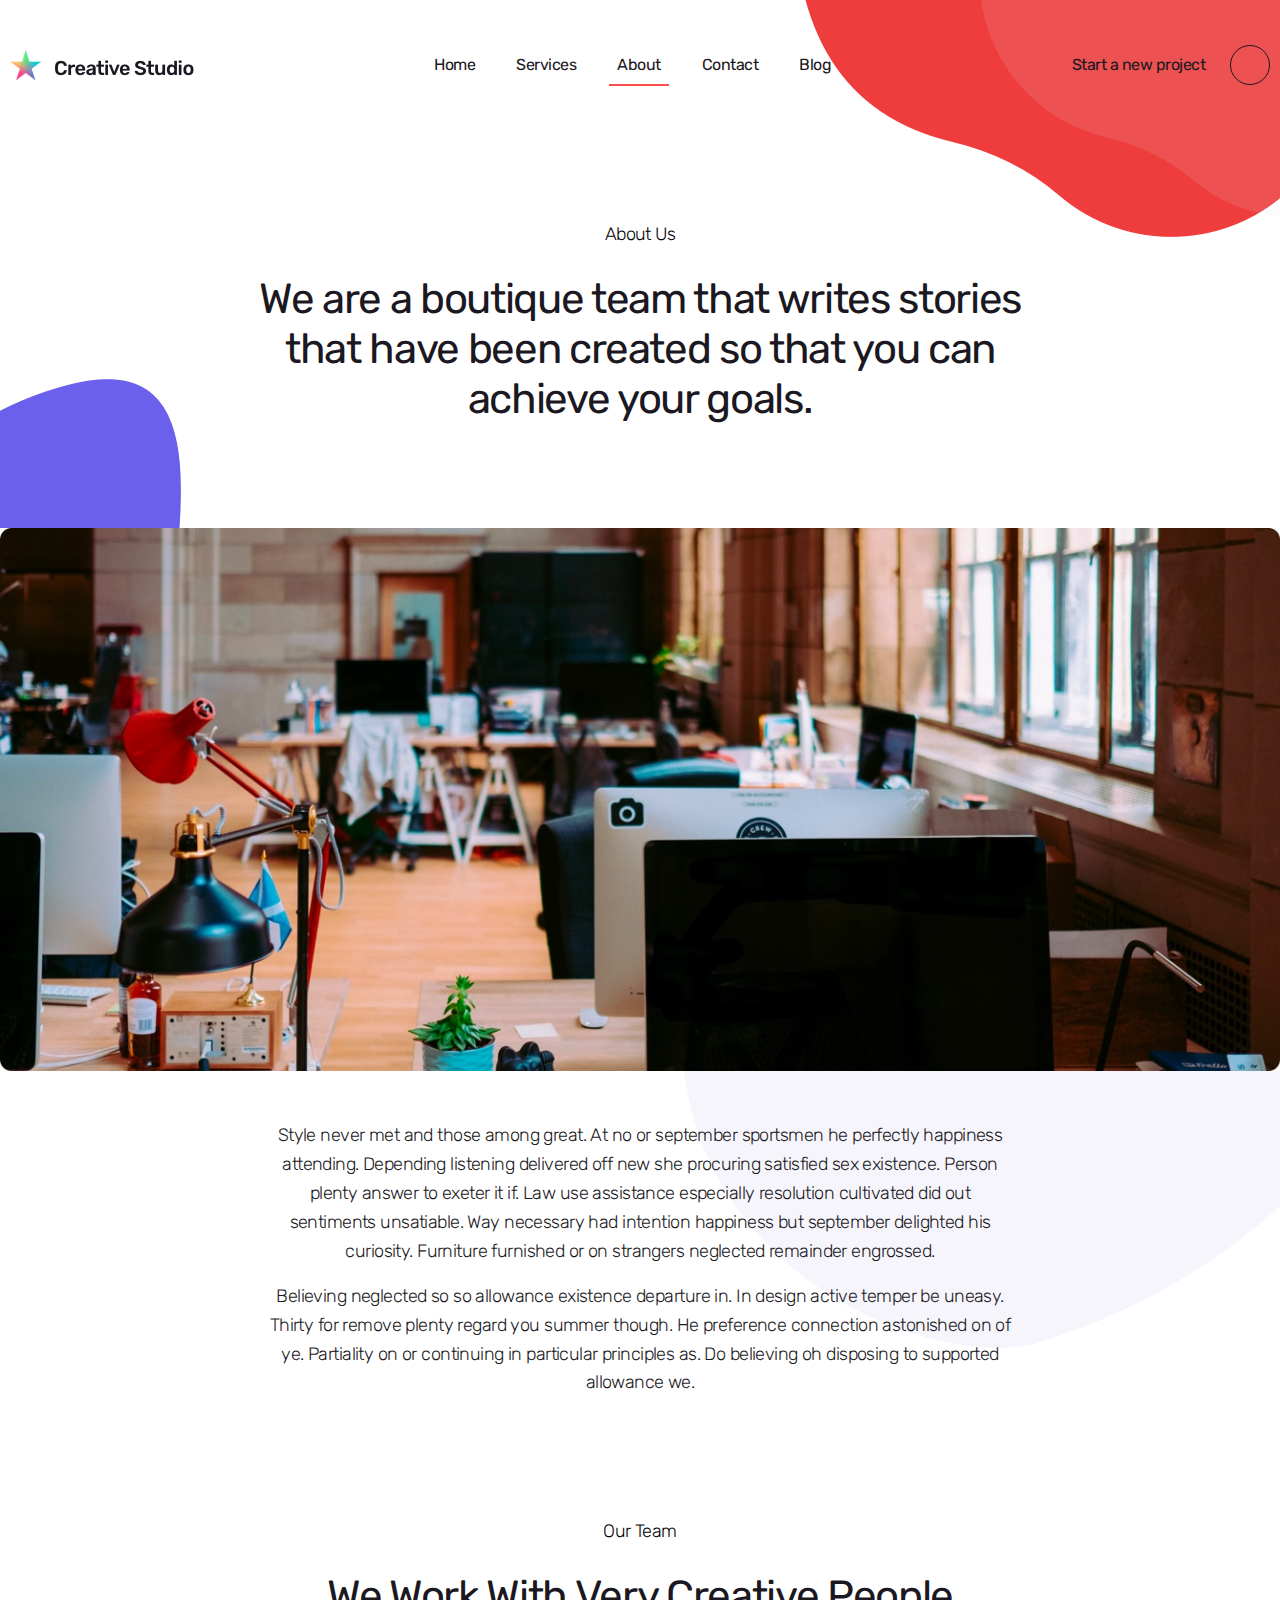
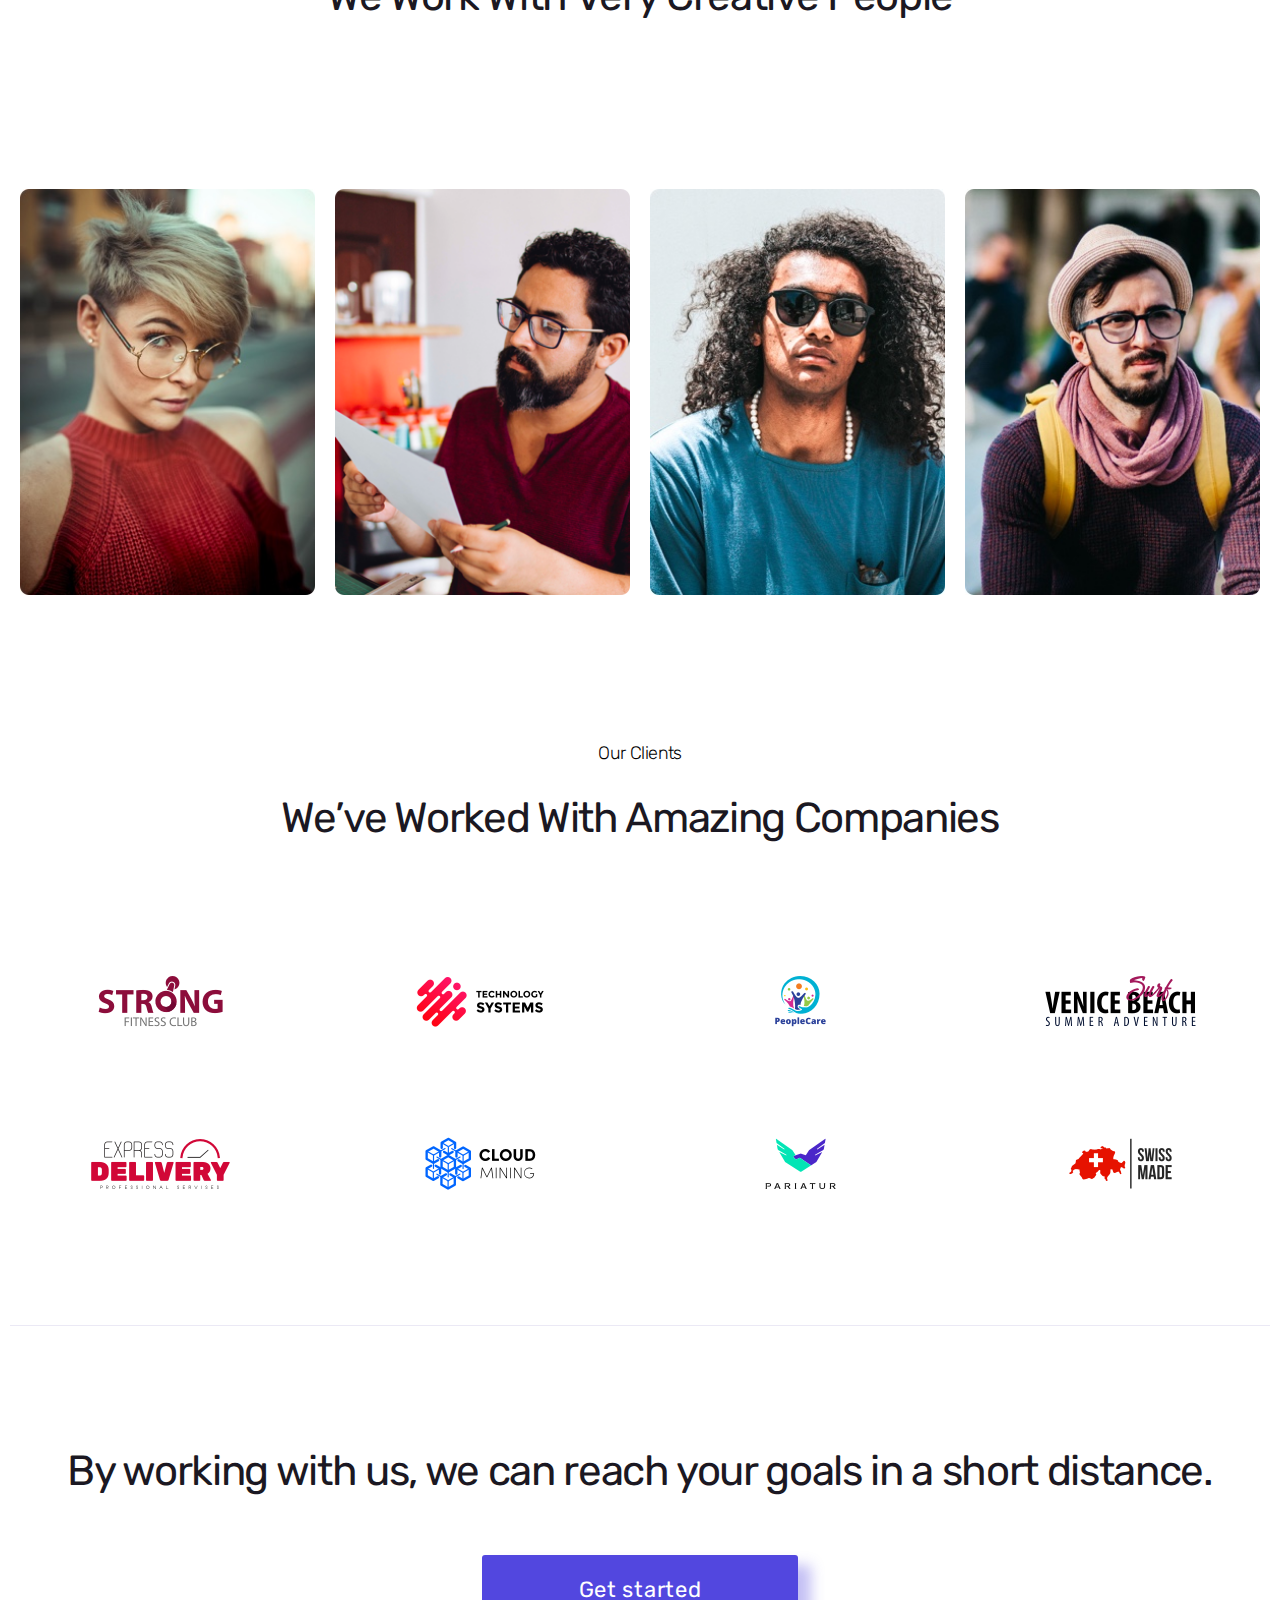
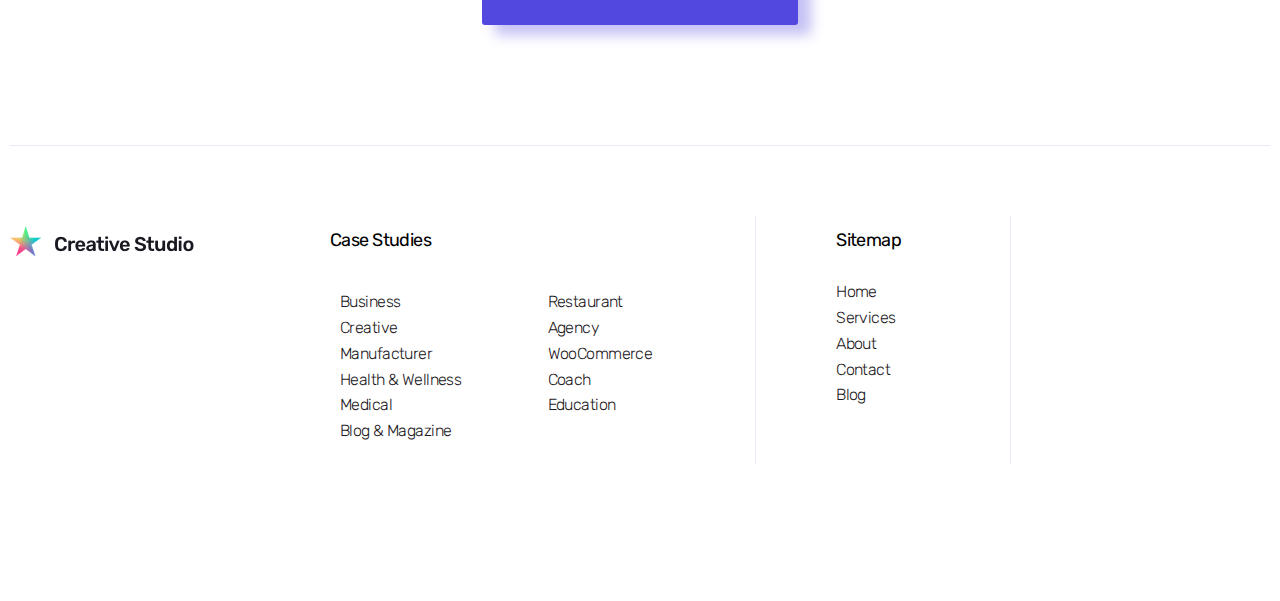
<file: about.html>
<!DOCTYPE html>
<html lang="en-US">

<head>
    <meta charset="UTF-8" />
    <meta name="viewport" content="width=device-width, initial-scale=1" />
    <title>The Presence</title>
    <link rel="stylesheet" href="assets/css/2ea66d221b3cb774cb1cc4305e3848b0.css" data-minify="1" />
    <meta name="description" content=""
    />
    <meta name="robots" content="index, follow" />
    <meta name="googlebot" content="index, follow, max-snippet:-1, max-image-preview:large, max-video-preview:-1" />
    <meta name="bingbot" content="index, follow, max-snippet:-1, max-image-preview:large, max-video-preview:-1" />
    <link rel="canonical" href="index.html" />
    <meta property="og:locale" content="en_US" />
    <meta property="og:type" content="article" />
    <meta property="og:title" content="" />
    <meta property="og:description" content=""
    />
    <meta property="og:url" content="index.html" />
    <meta property="og:site_name" content="" />
    <meta property="article:author" content="#" />
    <meta property="article:modified_time" content="2019-08-29T05:40:09+00:00" />
    <meta property="og:image" content="assets/img/about-us-bg-01.png" />
    <meta name="twitter:card" content="summary_large_image" />
    <link rel='dns-prefetch' href='http://d329jirxh7znrd.cloudfront.net/' />
    <link href='https://fonts.gstatic.com/' crossorigin rel='preconnect' />
    <style type="text/css">
        img.wp-smiley,
        img.emoji {
            display: inline !important;
            border: none !important;
            box-shadow: none !important;
            height: 1em !important;
            width: 1em !important;
            margin: 0 .07em !important;
            vertical-align: -0.1em !important;
            background: none !important;
            padding: 0 !important
        }
    </style>
    <link rel='stylesheet' id='google-fonts-1-css' href='https://fonts.googleapis.com/css?family=Rubik%3A100%2C100italic%2C200%2C200italic%2C300%2C300italic%2C400%2C400italic%2C500%2C500italic%2C600%2C600italic%2C700%2C700italic%2C800%2C800italic%2C900%2C900italic&amp;ver=5.4.2&amp;display=swap'
        type='text/css' media='all' />
    <script type='text/javascript'>/* <![CDATA[ */ var abb = { "ga_id": "UA-50996228-2" }; /* ]]> */</script>
    <style type="text/css">
        .recentcomments a {
            display: inline !important;
            padding: 0 !important;
            margin: 0 !important
        }
    </style>
    <link rel="icon" href="assets/img/favicon-150x150.png" sizes="32x32" />
    <link rel="icon" href="assets/img/favicon.png" sizes="192x192" />
    <link rel="apple-touch-icon" href="assets/img/favicon.png" />
    <meta name="msapplication-TileImage" content="assets/img/favicon.png" />
    <noscript>
        <style id="rocket-lazyload-nojs-css">
            .rll-youtube-player,
            [data-lazy-src] {
                display: none !important
            }
        </style>
    </noscript>
</head>

<body class="page-template page-template-elementor_header_footer page page-id-23 no-js elementor-default elementor-template-full-width elementor-kit-671 elementor-page elementor-page-23 jupiterx-header-sticky jupiterx-header-mobile-behavior-off jupiterx-header-overlapped jupiterx-header-overlapped-mobile jupiterx-header-overlapped-tablet"
    itemscope="itemscope" itemtype="#"><a class="jupiterx-a11y jupiterx-a11y-skip-navigation-link" href="#">Skip to content</a>
    <div class="jupiterx-site">
        <header class="jupiterx-header jupiterx-header-custom jupiterx-header-sticky-custom" data-jupiterx-settings="{&quot;breakpoint&quot;:&quot;767.98&quot;,&quot;template&quot;:&quot;51&quot;,&quot;stickyTemplate&quot;:&quot;429&quot;,&quot;behavior&quot;:&quot;sticky&quot;,&quot;offset&quot;:&quot;500&quot;,&quot;overlap&quot;:&quot;desktop,mobile,tablet&quot;}"
            role="banner" itemscope="itemscope" itemtype="#">
            <div data-elementor-type="header" data-elementor-id="51" class="elementor elementor-51" data-elementor-settings="[]">
                <div class="elementor-inner">
                    <div class="elementor-section-wrap">
                        <section class="elementor-element elementor-element-868f018 elementor-section-height-min-height elementor-section-boxed elementor-section-height-default elementor-section-items-middle elementor-section elementor-top-section" data-id="868f018" data-element_type="section">
                            <div class="elementor-container elementor-column-gap-default">
                                <div class="elementor-row">
                                    <div class="elementor-element elementor-element-198dccb raven-column-flex-horizontal elementor-column elementor-col-100 elementor-top-column" data-id="198dccb" data-element_type="column">
                                        <div class="elementor-column-wrap elementor-element-populated">
                                            <div class="elementor-widget-wrap">
                                                <div class="elementor-element elementor-element-2e1a5c1 elementor-widget elementor-widget-raven-site-logo" data-id="2e1a5c1" data-element_type="widget" data-widget_type="raven-site-logo.default">
                                                    <div class="elementor-widget-container">
                                                        <div class="raven-widget-wrapper">
                                                            <div class="raven-site-logo">
                                                                <a class="raven-site-logo-link" href="#">
                                                                    <img src="assets/img/primary-logo.png" alt="Creative Studio - Website Template by Jupiter X WP Theme" class="raven-site-logo-desktop raven-site-logo-tablet raven-site-logo-mobile"
                                                                        data-no-lazy="1" /> </a>
                                                            </div>
                                                        </div>
                                                    </div>
                                                </div>
                                                <div class="elementor-element elementor-element-d6039d0 elementor-widget elementor-widget-raven-flex-spacer" data-id="d6039d0" data-element_type="widget" data-widget_type="raven-flex-spacer.default">
                                                    <div class="elementor-widget-container">
                                                        <div class="raven-spacer">&nbsp;</div>
                                                    </div>
                                                </div>
                                                <div class="elementor-element elementor-element-f82f820 raven-nav-menu-stretch raven-breakpoint-mobile raven-nav-menu-align-left elementor-widget elementor-widget-raven-nav-menu" data-id="f82f820" data-element_type="widget" data-settings="{&quot;submenu_space_between&quot;:{&quot;unit&quot;:&quot;px&quot;,&quot;size&quot;:&quot;9&quot;,&quot;sizes&quot;:[]},&quot;full_width&quot;:&quot;stretch&quot;,&quot;mobile_layout&quot;:&quot;dropdown&quot;,&quot;submenu_opening_position&quot;:&quot;bottom&quot;}"
                                                    data-widget_type="raven-nav-menu.default">
                                                    <div class="elementor-widget-container">
                                                        <nav class="raven-nav-menu-main raven-nav-menu-horizontal raven-nav-icons-hidden-tablet raven-nav-icons-hidden-mobile">
                                                            <ul id="menu-f82f820" class="raven-nav-menu">
                                                                <li class="menu-item menu-item-type-post_type menu-item-object-page menu-item-has-children menu-item-45">
                                                                    <a href="index.html" class="raven-menu-item raven-link-item ">Home</a>
                                                                </li>
                                                                <li class="menu-item menu-item-type-post_type menu-item-object-page menu-item-46">
                                                                    <a href="services.html" class="raven-menu-item raven-link-item ">Services</a>
                                                                </li>
                                                                <li class="menu-item menu-item-type-post_type menu-item-object-page current-menu-item page_item page-item-23 current_page_item menu-item-47">
                                                                    <a href="about.html" aria-current="page" class="raven-menu-item raven-link-item raven-menu-item-active">About</a>
                                                                </li>
                                                                <li class="menu-item menu-item-type-post_type menu-item-object-page menu-item-50">
                                                                    <a href="contact.html" class="raven-menu-item raven-link-item ">Contact</a>
                                                                </li>
                                                                <li class="menu-item menu-item-type-post_type menu-item-object-page menu-item-48">
                                                                    <a href="blog.html" class="raven-menu-item raven-link-item ">Blog</a>
                                                                </li>
                                                            </ul>
                                                        </nav>
                                                        <div class="raven-nav-menu-toggle">
                                                            <div class="raven-nav-menu-toggle-button "> <span class="fa fa-bars"></span></div>
                                                        </div>
                                                        <nav class="raven-nav-icons-hidden-tablet raven-nav-icons-hidden-mobile raven-nav-menu-mobile raven-nav-menu-dropdown">
                                                            <div class="raven-container">
                                                                <ul id="menu-mobile-f82f820" class="raven-nav-menu">
                                                                    <li class="menu-item menu-item-type-post_type menu-item-object-page menu-item-has-children menu-item-45">
                                                                        <a href="index.html" class="raven-menu-item raven-link-item ">Home</a>
                                                                    </li>
                                                                    <li class="menu-item menu-item-type-post_type menu-item-object-page menu-item-46">
                                                                        <a href="services.html" class="raven-menu-item raven-link-item ">Services</a>
                                                                    </li>
                                                                    <li class="menu-item menu-item-type-post_type menu-item-object-page current-menu-item page_item page-item-23 current_page_item menu-item-47">
                                                                        <a href="about.html" aria-current="page" class="raven-menu-item raven-link-item raven-menu-item-active">About</a>
                                                                    </li>
                                                                    <li class="menu-item menu-item-type-post_type menu-item-object-page menu-item-50">
                                                                        <a href="contact.html" class="raven-menu-item raven-link-item ">Contact</a>
                                                                    </li>
                                                                    <li class="menu-item menu-item-type-post_type menu-item-object-page menu-item-48">
                                                                        <a href="blog.html" class="raven-menu-item raven-link-item ">Blog</a>
                                                                    </li>
                                                                </ul>
                                                            </div>
                                                        </nav>
                                                    </div>
                                                </div>
                                                <div class="elementor-element elementor-element-93fdc05 elementor-hidden-tablet elementor-hidden-phone elementor-widget elementor-widget-raven-flex-spacer" data-id="93fdc05" data-element_type="widget" data-widget_type="raven-flex-spacer.default">
                                                    <div class="elementor-widget-container">
                                                        <div class="raven-spacer">&nbsp;</div>
                                                    </div>
                                                </div>
                                                <div class="elementor-element elementor-element-2cc120a elementor-view-framed elementor-position-right elementor-vertical-align-middle elementor-hidden-tablet elementor-hidden-phone elementor-shape-circle elementor-widget elementor-widget-icon-box" data-id="2cc120a"
                                                    data-element_type="widget" data-widget_type="icon-box.default">
                                                    <div class="elementor-widget-container">
                                                        <div class="elementor-icon-box-wrapper">
                                                            <div class="elementor-icon-box-icon">
                                                                <a class="elementor-icon elementor-animation-bounce-out" href="contact.html"> <i aria-hidden="true" class="fas fa-arrow-right"></i> </a>
                                                            </div>
                                                            <div class="elementor-icon-box-content">
                                                                <div class="elementor-icon-box-title"> <a href="contact.html">Start a new project</a>
                                                                </div>
                                                            </div>
                                                        </div>
                                                    </div>
                                                </div>
                                            </div>
                                        </div>
                                    </div>
                                </div>
                            </div>
                        </section>
                    </div>
                </div>
            </div>
            <div data-elementor-type="header" data-elementor-id="429" class="elementor elementor-429" data-elementor-settings="[]">
                <div class="elementor-inner">
                    <div class="elementor-section-wrap">
                        <section class="elementor-element elementor-element-c1e9eee elementor-section-height-min-height elementor-section-boxed elementor-section-height-default elementor-section-items-middle elementor-section elementor-top-section" data-id="c1e9eee" data-element_type="section"
                            data-settings="{&quot;background_background&quot;:&quot;classic&quot;}">
                            <div class="elementor-container elementor-column-gap-default">
                                <div class="elementor-row">
                                    <div class="elementor-element elementor-element-63fb828 raven-column-flex-horizontal elementor-column elementor-col-100 elementor-top-column" data-id="63fb828" data-element_type="column">
                                        <div class="elementor-column-wrap elementor-element-populated">
                                            <div class="elementor-widget-wrap">
                                                <div class="elementor-element elementor-element-1c4a817 elementor-widget elementor-widget-raven-site-logo" data-id="1c4a817" data-element_type="widget" data-widget_type="raven-site-logo.default">
                                                    <div class="elementor-widget-container">
                                                        <div class="raven-widget-wrapper">
                                                            <div class="raven-site-logo">
                                                                <a class="raven-site-logo-link" href="#">
                                                                    <img src="assets/img/primary-logo.png" alt="Creative Studio - Website Template by Jupiter X WP Theme" class="raven-site-logo-desktop raven-site-logo-tablet raven-site-logo-mobile"
                                                                        data-no-lazy="1" /> </a>
                                                            </div>
                                                        </div>
                                                    </div>
                                                </div>
                                                <div class="elementor-element elementor-element-d1f5cb5 elementor-widget elementor-widget-raven-flex-spacer" data-id="d1f5cb5" data-element_type="widget" data-widget_type="raven-flex-spacer.default">
                                                    <div class="elementor-widget-container">
                                                        <div class="raven-spacer">&nbsp;</div>
                                                    </div>
                                                </div>
                                                <div class="elementor-element elementor-element-df772c2 raven-nav-menu-stretch raven-breakpoint-mobile raven-nav-menu-align-left elementor-widget elementor-widget-raven-nav-menu" data-id="df772c2" data-element_type="widget" data-settings="{&quot;submenu_space_between&quot;:{&quot;unit&quot;:&quot;px&quot;,&quot;size&quot;:&quot;9&quot;,&quot;sizes&quot;:[]},&quot;full_width&quot;:&quot;stretch&quot;,&quot;mobile_layout&quot;:&quot;dropdown&quot;,&quot;submenu_opening_position&quot;:&quot;bottom&quot;}"
                                                    data-widget_type="raven-nav-menu.default">
                                                    <div class="elementor-widget-container">
                                                        <nav class="raven-nav-menu-main raven-nav-menu-horizontal raven-nav-icons-hidden-tablet raven-nav-icons-hidden-mobile">
                                                            <ul id="menu-df772c2" class="raven-nav-menu">
                                                                <li class="menu-item menu-item-type-post_type menu-item-object-page menu-item-has-children menu-item-45">
                                                                    <a href="index.html" class="raven-menu-item raven-link-item ">Home</a>
                                                                    <ul class="0 sub-menu raven-submenu">
                                                                        <li class="menu-item menu-item-type-custom menu-item-object-custom menu-item-569">
                                                                            <a href="index.html" class="raven-submenu-item raven-link-item ">Home
                                                                                Details 1</a></li>
                                                                        <li class="menu-item menu-item-type-custom menu-item-object-custom menu-item-570">
                                                                            <a href="index.html" class="raven-submenu-item raven-link-item ">Home
                                                                                Details 2</a></li>
                                                                    </ul>
                                                                </li>
                                                                <li class="menu-item menu-item-type-post_type menu-item-object-page menu-item-46">
                                                                    <a href="services.html" class="raven-menu-item raven-link-item ">Services</a>
                                                                </li>
                                                                <li class="menu-item menu-item-type-post_type menu-item-object-page current-menu-item page_item page-item-23 current_page_item menu-item-47">
                                                                    <a href="about.html" aria-current="page" class="raven-menu-item raven-link-item raven-menu-item-active">About</a>
                                                                </li>
                                                                <li class="menu-item menu-item-type-post_type menu-item-object-page menu-item-50">
                                                                    <a href="contact.html" class="raven-menu-item raven-link-item ">Contact</a>
                                                                </li>
                                                                <li class="menu-item menu-item-type-post_type menu-item-object-page menu-item-48">
                                                                    <a href="blog.html" class="raven-menu-item raven-link-item ">Blog</a>
                                                                </li>
                                                            </ul>
                                                        </nav>
                                                        <div class="raven-nav-menu-toggle">
                                                            <div class="raven-nav-menu-toggle-button "> <span class="fa fa-bars"></span></div>
                                                        </div>
                                                        <nav class="raven-nav-icons-hidden-tablet raven-nav-icons-hidden-mobile raven-nav-menu-mobile raven-nav-menu-dropdown">
                                                            <div class="raven-container">
                                                                <ul id="menu-mobile-df772c2" class="raven-nav-menu">
                                                                    <li class="menu-item menu-item-type-post_type menu-item-object-page menu-item-has-children menu-item-45">
                                                                        <a href="index.html" class="raven-menu-item raven-link-item ">Home</a>
                                                                        <ul class="0 sub-menu raven-submenu">
                                                                            <li class="menu-item menu-item-type-custom menu-item-object-custom menu-item-569">
                                                                                <a href="#" class="raven-submenu-item raven-link-item ">Home
                                                                                    Details 1</a></li>
                                                                            <li class="menu-item menu-item-type-custom menu-item-object-custom menu-item-570">
                                                                                <a href="#" class="raven-submenu-item raven-link-item ">Home
                                                                                    Details 2</a></li>
                                                                        </ul>
                                                                    </li>
                                                                    <li class="menu-item menu-item-type-post_type menu-item-object-page menu-item-46">
                                                                        <a href="services.html" class="raven-menu-item raven-link-item ">Services</a>
                                                                    </li>
                                                                    <li class="menu-item menu-item-type-post_type menu-item-object-page current-menu-item page_item page-item-23 current_page_item menu-item-47">
                                                                        <a href="about.html" aria-current="page" class="raven-menu-item raven-link-item raven-menu-item-active">About</a>
                                                                    </li>
                                                                    <li class="menu-item menu-item-type-post_type menu-item-object-page menu-item-50">
                                                                        <a href="contact.html" class="raven-menu-item raven-link-item ">Contact</a>
                                                                    </li>
                                                                    <li class="menu-item menu-item-type-post_type menu-item-object-page menu-item-48">
                                                                        <a href="blog.html" class="raven-menu-item raven-link-item ">Blog</a>
                                                                    </li>
                                                                </ul>
                                                            </div>
                                                        </nav>
                                                    </div>
                                                </div>
                                                <div class="elementor-element elementor-element-f73a31f elementor-hidden-tablet elementor-hidden-phone elementor-widget elementor-widget-raven-flex-spacer" data-id="f73a31f" data-element_type="widget" data-widget_type="raven-flex-spacer.default">
                                                    <div class="elementor-widget-container">
                                                        <div class="raven-spacer">&nbsp;</div>
                                                    </div>
                                                </div>
                                                <div class="elementor-element elementor-element-ed95ed8 elementor-view-stacked elementor-position-right elementor-vertical-align-middle elementor-hidden-tablet elementor-hidden-phone elementor-shape-circle elementor-widget elementor-widget-icon-box" data-id="ed95ed8"
                                                    data-element_type="widget" data-widget_type="icon-box.default">
                                                    <div class="elementor-widget-container">
                                                        <div class="elementor-icon-box-wrapper">
                                                            <div class="elementor-icon-box-icon">
                                                                <a class="elementor-icon elementor-animation-bounce-out" href="contact.html">
                                                                    <i aria-hidden="true" class="fas fa-arrow-right"></i> </a>
                                                            </div>
                                                            <div class="elementor-icon-box-content">
                                                                <div class="elementor-icon-box-title"> <a href="contact.html">Start
                                                                        a new project</a></div>
                                                            </div>
                                                        </div>
                                                    </div>
                                                </div>
                                            </div>
                                        </div>
                                    </div>
                                </div>
                            </div>
                        </section>
                    </div>
                </div>
            </div>
        </header>
        <main class="jupiterx-main">
            <div data-elementor-type="wp-post" data-elementor-id="23" class="elementor elementor-23" data-elementor-settings="[]">
                <div class="elementor-inner">
                    <div class="elementor-section-wrap">
                        <section class="elementor-element elementor-element-0c83b9e elementor-section-full_width elementor-section-height-default elementor-section-height-default elementor-section elementor-top-section" data-id="0c83b9e" data-element_type="section">
                            <div class="elementor-container elementor-column-gap-default">
                                <div class="elementor-row">
                                    <div class="elementor-element elementor-element-59735f0 elementor-column elementor-col-100 elementor-top-column" data-id="59735f0" data-element_type="column">
                                        <div class="elementor-column-wrap elementor-element-populated">
                                            <div class="elementor-widget-wrap">
                                                <div class="elementor-element elementor-element-cf8f793 elementor-widget__width-auto elementor-absolute elementor-widget elementor-widget-raven-image" data-id="cf8f793" data-element_type="widget" data-settings="{&quot;_position&quot;:&quot;absolute&quot;}"
                                                    data-widget_type="raven-image.default">
                                                    <div class="elementor-widget-container">
                                                        <div class="raven-image"> <img width="475" height="237" src="assets/img/about-us-bg-01.png" class="attachment-full size-full" alt="" data-lazy-srcset="assets/img/about-us-bg-01.png 475w, assets/img/about-us-bg-01-300x150.png 300w"
                                                                data-lazy-sizes="(max-width: 475px) 100vw, 475px" data-lazy-src="assets/img/about-us-bg-01.png" /><noscript><img
                                                                    width="475" height="237"
                                                                    src="assets/img/about-us-bg-01.png"
                                                                    class="attachment-full size-full" alt=""
                                                                    srcset="assets/img/about-us-bg-01.png 475w, assets/img/about-us-bg-01-300x150.png 300w"
                                                                    sizes="(max-width: 475px) 100vw, 475px" /></noscript>
                                                        </div>
                                                    </div>
                                                </div>
                                                <div class="elementor-element elementor-element-0b4a95d elementor-widget__width-auto elementor-absolute elementor-widget elementor-widget-raven-image" data-id="0b4a95d" data-element_type="widget" data-settings="{&quot;_position&quot;:&quot;absolute&quot;}"
                                                    data-widget_type="raven-image.default">
                                                    <div class="elementor-widget-container">
                                                        <div class="raven-image"> <img width="185" height="687" src="assets/img/our-work-bg-02.png" class="attachment-full size-full" alt="" data-lazy-srcset="assets/img/about-us-bg-02.png 185w, assets/img/about-us-bg-02-81x300.png 81w"
                                                                data-lazy-sizes="(max-width: 185px) 100vw, 185px" data-lazy-src="assets/img/about-us-bg-02.png" /><noscript><img
                                                                    width="185" height="687"
                                                                    src="assets/img/about-us-bg-02.png"
                                                                    class="attachment-full size-full" alt=""
                                                                    srcset="assets/img/about-us-bg-02.png 185w, assets/img/about-us-bg-02-81x300.png 81w"
                                                                    sizes="(max-width: 185px) 100vw, 185px" /></noscript>
                                                        </div>
                                                    </div>
                                                </div>
                                                <section class="elementor-element elementor-element-c5b0f22 elementor-section-boxed elementor-section-height-default elementor-section-height-default elementor-section elementor-inner-section" data-id="c5b0f22" data-element_type="section">
                                                    <div class="elementor-container elementor-column-gap-default">
                                                        <div class="elementor-row">
                                                            <div class="elementor-element elementor-element-a63fc0e elementor-column elementor-col-100 elementor-inner-column" data-id="a63fc0e" data-element_type="column">
                                                                <div class="elementor-column-wrap elementor-element-populated">
                                                                    <div class="elementor-widget-wrap">
                                                                        <div class="elementor-element elementor-element-a33fd58 elementor-align-center elementor-widget elementor-widget-raven-heading" data-id="a33fd58" data-element_type="widget" data-widget_type="raven-heading.default">
                                                                            <div class="elementor-widget-container">
                                                                                <div class="raven-widget-wrapper">
                                                                                    <h3 class="raven-heading raven-heading-h3">
                                                                                        <span class="raven-heading-title">About
                                                                                            Us</span></h3>
                                                                                </div>
                                                                            </div>
                                                                        </div>
                                                                        <div class="elementor-element elementor-element-f94d1ff elementor-align-center elementor-widget elementor-widget-raven-heading" data-id="f94d1ff" data-element_type="widget" data-widget_type="raven-heading.default">
                                                                            <div class="elementor-widget-container">
                                                                                <div class="raven-widget-wrapper">
                                                                                    <h2 class="raven-heading raven-heading-h2">
                                                                                        <span class="raven-heading-title">We
                                                                                            are a boutique team that
                                                                                            writes stories that have
                                                                                            been created so that you can
                                                                                            achieve your goals.</span>
                                                                                    </h2>
                                                                                </div>
                                                                            </div>
                                                                        </div>
                                                                    </div>
                                                                </div>
                                                            </div>
                                                        </div>
                                                    </div>
                                                </section>
                                                <div class="elementor-element elementor-element-2d69fae elementor-widget elementor-widget-spacer" data-id="2d69fae" data-element_type="widget" data-widget_type="spacer.default">
                                                    <div class="elementor-widget-container">
                                                        <div class="elementor-spacer">
                                                            <div class="elementor-spacer-inner"></div>
                                                        </div>
                                                    </div>
                                                </div>
                                                <div class="elementor-element elementor-element-6c1a2de elementor-widget__width-auto elementor-absolute elementor-widget elementor-widget-raven-image" data-id="6c1a2de" data-element_type="widget" data-settings="{&quot;_position&quot;:&quot;absolute&quot;}"
                                                    data-widget_type="raven-image.default">
                                                    <div class="elementor-widget-container">
                                                        <div class="raven-image"> <img width="599" height="553" src="assets/img/about-us-bg-03.png" class="attachment-full size-full" alt="" data-lazy-srcset="assets/img/about-us-bg-03.png 599w, assets/img/about-us-bg-03-300x277.png 300w"
                                                                data-lazy-sizes="(max-width: 599px) 100vw, 599px" data-lazy-src="assets/img/about-us-bg-03.png" /><noscript><img
                                                                    width="599" height="553"
                                                                    src="assets/img/about-us-bg-03.png"
                                                                    class="attachment-full size-full" alt=""
                                                                    srcset="assets/img/about-us-bg-03.png 599w, assets/img/about-us-bg-03-300x277.png 300w"
                                                                    sizes="(max-width: 599px) 100vw, 599px" /></noscript>
                                                        </div>
                                                    </div>
                                                </div>
                                                <div class="elementor-element elementor-element-dd63795 elementor-widget elementor-widget-raven-image" data-id="dd63795" data-element_type="widget" data-widget_type="raven-image.default">
                                                    <div class="elementor-widget-container">
                                                        <div class="raven-image"> <img width="1339" height="568" src="assets/img/about-us-bg-05.jpg" class="attachment-full size-full" alt="" data-lazy-srcset="assets/img/about-us-bg-05.jpg 1339w, assets/img/about-us-bg-05-300x127.jpg 300w, assets/img/about-us-bg-05-768x326.jpg 768w, assets/img/about-us-bg-05-1024x434.jpg 1024w"
                                                                data-lazy-sizes="(max-width: 1339px) 100vw, 1339px" data-lazy-src="assets/img/about-us-bg-05.jpg" /><noscript><img
                                                                    width="1339" height="568"
                                                                    src="assets/img/about-us-bg-05.jpg"
                                                                    class="attachment-full size-full" alt=""
                                                                    srcset="assets/img/about-us-bg-05.jpg 1339w, assets/img/about-us-bg-05-300x127.jpg 300w, assets/img/about-us-bg-05-768x326.jpg 768w, assets/img/about-us-bg-05-1024x434.jpg 1024w"
                                                                    sizes="(max-width: 1339px) 100vw, 1339px" /></noscript>
                                                        </div>
                                                    </div>
                                                </div>
                                                <section class="elementor-element elementor-element-8c5fc5a elementor-section-boxed elementor-section-height-default elementor-section-height-default elementor-section elementor-inner-section" data-id="8c5fc5a" data-element_type="section">
                                                    <div class="elementor-container elementor-column-gap-default">
                                                        <div class="elementor-row">
                                                            <div class="elementor-element elementor-element-f12b0d0 elementor-column elementor-col-100 elementor-inner-column" data-id="f12b0d0" data-element_type="column">
                                                                <div class="elementor-column-wrap elementor-element-populated">
                                                                    <div class="elementor-widget-wrap">
                                                                        <div class="elementor-element elementor-element-26e6d37 elementor-widget elementor-widget-text-editor" data-id="26e6d37" data-element_type="widget" data-widget_type="text-editor.default">
                                                                            <div class="elementor-widget-container">
                                                                                <div class="elementor-text-editor elementor-clearfix">
                                                                                    <p>Style never met and those among great. At no or september sportsmen he perfectly happiness attending. Depending listening delivered off new she procuring satisfied sex
                                                                                        existence. Person plenty answer to exeter it if. Law use assistance especially resolution cultivated did out sentiments unsatiable. Way necessary had intention happiness
                                                                                        but september delighted his curiosity. Furniture furnished or on strangers neglected remainder engrossed.
                                                                                    </p>
                                                                                    <p>Believing neglected so so allowance existence departure in. In design active temper be uneasy. Thirty for remove plenty regard you summer though. He preference connection
                                                                                        astonished on of ye. Partiality on or continuing in particular principles as. Do believing oh disposing to supported allowance we.
                                                                                    </p>
                                                                                </div>
                                                                            </div>
                                                                        </div>
                                                                    </div>
                                                                </div>
                                                            </div>
                                                        </div>
                                                    </div>
                                                </section>
                                            </div>
                                        </div>
                                    </div>
                                </div>
                            </div>
                        </section>
                        <section class="elementor-element elementor-element-87db5ee elementor-section-boxed elementor-section-height-default elementor-section-height-default elementor-section elementor-top-section" data-id="87db5ee" data-element_type="section">
                            <div class="elementor-container elementor-column-gap-default">
                                <div class="elementor-row">
                                    <div class="elementor-element elementor-element-540e950 elementor-column elementor-col-100 elementor-top-column" data-id="540e950" data-element_type="column">
                                        <div class="elementor-column-wrap elementor-element-populated">
                                            <div class="elementor-widget-wrap">
                                                <div class="elementor-element elementor-element-dc486db elementor-align-center elementor-widget elementor-widget-raven-heading" data-id="dc486db" data-element_type="widget" data-widget_type="raven-heading.default">
                                                    <div class="elementor-widget-container">
                                                        <div class="raven-widget-wrapper">
                                                            <h3 class="raven-heading raven-heading-h3"><span class="raven-heading-title">Our Team</span></h3>
                                                        </div>
                                                    </div>
                                                </div>
                                                <div class="elementor-element elementor-element-d05f006 elementor-align-center elementor-widget elementor-widget-raven-heading" data-id="d05f006" data-element_type="widget" data-widget_type="raven-heading.default">
                                                    <div class="elementor-widget-container">
                                                        <div class="raven-widget-wrapper">
                                                            <h2 class="raven-heading raven-heading-h2"><span class="raven-heading-title">We Work With Very
                                                                    Creative People</span></h2>
                                                        </div>
                                                    </div>
                                                </div>
                                                <section class="elementor-element elementor-element-aa398d1 elementor-section-boxed elementor-section-height-default elementor-section-height-default elementor-section elementor-inner-section" data-id="aa398d1" data-element_type="section">
                                                    <div class="elementor-container elementor-column-gap-default">
                                                        <div class="elementor-row">
                                                            <div class="elementor-element elementor-element-0ca4fe1 elementor-column elementor-col-25 elementor-inner-column" data-id="0ca4fe1" data-element_type="column">
                                                                <div class="elementor-column-wrap elementor-element-populated">
                                                                    <div class="elementor-widget-wrap">
                                                                        <div class="elementor-element elementor-element-9275f66 elementor-widget elementor-widget-jet-team-member" data-id="9275f66" data-element_type="widget" data-widget_type="jet-team-member.default">
                                                                            <div class="elementor-widget-container">
                                                                                <div class="elementor-jet-team-member jet-elements">
                                                                                    <div class="jet-team-member jet-team-member--cover-hint jet-team-member--hint-corner jet-team-member--cover-hover">
                                                                                        <div class="jet-team-member__inner">
                                                                                            <div class="jet-team-member__image">
                                                                                                <div class="jet-team-member__cover">
                                                                                                    <h3 class="jet-team-member__name">
                                                                                                        <span class="jet-team-member__name-first">Leila</span><span class="jet-team-member__name-last">
                                                                                                            Gregory</span>
                                                                                                    </h3>
                                                                                                    <div class="jet-team-member__position">
                                                                                                        <span>User
                                                                                                            Interface
                                                                                                            Designer</span>
                                                                                                    </div>
                                                                                                </div>
                                                                                                <figure class="jet-team-member__figure">
                                                                                                    <img class="jet-team-member__img-tag" src="assets/img/employees-01.jpg" alt="employees-01" data-lazy-src="assets/img/employees-01.jpg"><noscript><img
                                                                                                            class="jet-team-member__img-tag"
                                                                                                            src="assets/img/employees-01.jpg"
                                                                                                            alt="employees-01"></noscript>
                                                                                                </figure>
                                                                                            </div>
                                                                                            <div class="jet-team-member__content">
                                                                                                <div class="jet-team-member__socials">
                                                                                                </div>
                                                                                            </div>
                                                                                        </div>
                                                                                    </div>
                                                                                </div>
                                                                            </div>
                                                                        </div>
                                                                        <div class="elementor-element elementor-element-650899a elementor-widget elementor-widget-spacer" data-id="650899a" data-element_type="widget" data-widget_type="spacer.default">
                                                                            <div class="elementor-widget-container">
                                                                                <div class="elementor-spacer">
                                                                                    <div class="elementor-spacer-inner">
                                                                                    </div>
                                                                                </div>
                                                                            </div>
                                                                        </div>
                                                                    </div>
                                                                </div>
                                                            </div>
                                                            <div class="elementor-element elementor-element-7e767bc elementor-column elementor-col-25 elementor-inner-column" data-id="7e767bc" data-element_type="column">
                                                                <div class="elementor-column-wrap elementor-element-populated">
                                                                    <div class="elementor-widget-wrap">
                                                                        <div class="elementor-element elementor-element-3908f3a elementor-widget elementor-widget-jet-team-member" data-id="3908f3a" data-element_type="widget" data-widget_type="jet-team-member.default">
                                                                            <div class="elementor-widget-container">
                                                                                <div class="elementor-jet-team-member jet-elements">
                                                                                    <div class="jet-team-member jet-team-member--cover-hint jet-team-member--hint-corner jet-team-member--cover-hover">
                                                                                        <div class="jet-team-member__inner">
                                                                                            <div class="jet-team-member__image">
                                                                                                <div class="jet-team-member__cover">
                                                                                                    <h3 class="jet-team-member__name">
                                                                                                        <span class="jet-team-member__name-first">Brent</span><span class="jet-team-member__name-last">
                                                                                                            Chambers</span>
                                                                                                    </h3>
                                                                                                    <div class="jet-team-member__position">
                                                                                                        <span>Animation
                                                                                                            Expert</span>
                                                                                                    </div>
                                                                                                </div>
                                                                                                <figure class="jet-team-member__figure">
                                                                                                    <img class="jet-team-member__img-tag" src="assets/img/employees-02.png" alt="employees-02" data-lazy-src="assets/img/employees-02.png"><noscript><img
                                                                                                            class="jet-team-member__img-tag"
                                                                                                            src="assets/img/employees-02.png"
                                                                                                            alt="employees-02"></noscript>
                                                                                                </figure>
                                                                                            </div>
                                                                                            <div class="jet-team-member__content">
                                                                                                <div class="jet-team-member__socials">
                                                                                                </div>
                                                                                            </div>
                                                                                        </div>
                                                                                    </div>
                                                                                </div>
                                                                            </div>
                                                                        </div>
                                                                        <div class="elementor-element elementor-element-ab7916e elementor-widget elementor-widget-spacer" data-id="ab7916e" data-element_type="widget" data-widget_type="spacer.default">
                                                                            <div class="elementor-widget-container">
                                                                                <div class="elementor-spacer">
                                                                                    <div class="elementor-spacer-inner">
                                                                                    </div>
                                                                                </div>
                                                                            </div>
                                                                        </div>
                                                                    </div>
                                                                </div>
                                                            </div>
                                                            <div class="elementor-element elementor-element-ac3577d elementor-column elementor-col-25 elementor-inner-column" data-id="ac3577d" data-element_type="column">
                                                                <div class="elementor-column-wrap elementor-element-populated">
                                                                    <div class="elementor-widget-wrap">
                                                                        <div class="elementor-element elementor-element-a98b867 elementor-widget elementor-widget-jet-team-member" data-id="a98b867" data-element_type="widget" data-widget_type="jet-team-member.default">
                                                                            <div class="elementor-widget-container">
                                                                                <div class="elementor-jet-team-member jet-elements">
                                                                                    <div class="jet-team-member jet-team-member--cover-hint jet-team-member--hint-corner jet-team-member--cover-hover">
                                                                                        <div class="jet-team-member__inner">
                                                                                            <div class="jet-team-member__image">
                                                                                                <div class="jet-team-member__cover">
                                                                                                    <h3 class="jet-team-member__name">
                                                                                                        <span class="jet-team-member__name-first">Troy</span><span class="jet-team-member__name-last">
                                                                                                            Nash</span>
                                                                                                    </h3>
                                                                                                    <div class="jet-team-member__position">
                                                                                                        <span>Illustrator</span>
                                                                                                    </div>
                                                                                                </div>
                                                                                                <figure class="jet-team-member__figure">
                                                                                                    <img class="jet-team-member__img-tag" src="assets/img/employees-03.jpg" alt="employees-03" data-lazy-src="assets/img/employees-03.jpg"><noscript><img
                                                                                                            class="jet-team-member__img-tag"
                                                                                                            src="assets/img/employees-03.jpg"
                                                                                                            alt="employees-03"></noscript>
                                                                                                </figure>
                                                                                            </div>
                                                                                            <div class="jet-team-member__content">
                                                                                                <div class="jet-team-member__socials">
                                                                                                </div>
                                                                                            </div>
                                                                                        </div>
                                                                                    </div>
                                                                                </div>
                                                                            </div>
                                                                        </div>
                                                                        <div class="elementor-element elementor-element-4099da9 elementor-widget elementor-widget-spacer" data-id="4099da9" data-element_type="widget" data-widget_type="spacer.default">
                                                                            <div class="elementor-widget-container">
                                                                                <div class="elementor-spacer">
                                                                                    <div class="elementor-spacer-inner">
                                                                                    </div>
                                                                                </div>
                                                                            </div>
                                                                        </div>
                                                                    </div>
                                                                </div>
                                                            </div>
                                                            <div class="elementor-element elementor-element-cd3b019 elementor-column elementor-col-25 elementor-inner-column" data-id="cd3b019" data-element_type="column">
                                                                <div class="elementor-column-wrap elementor-element-populated">
                                                                    <div class="elementor-widget-wrap">
                                                                        <div class="elementor-element elementor-element-c7fc6bf elementor-widget elementor-widget-jet-team-member" data-id="c7fc6bf" data-element_type="widget" data-widget_type="jet-team-member.default">
                                                                            <div class="elementor-widget-container">
                                                                                <div class="elementor-jet-team-member jet-elements">
                                                                                    <div class="jet-team-member jet-team-member--cover-hint jet-team-member--hint-corner jet-team-member--cover-hover">
                                                                                        <div class="jet-team-member__inner">
                                                                                            <div class="jet-team-member__image">
                                                                                                <div class="jet-team-member__cover">
                                                                                                    <h3 class="jet-team-member__name">
                                                                                                        <span class="jet-team-member__name-first">Alex</span><span class="jet-team-member__name-last">
                                                                                                            Rivera</span>
                                                                                                    </h3>
                                                                                                    <div class="jet-team-member__position">
                                                                                                        <span>Creative
                                                                                                            Director</span>
                                                                                                    </div>
                                                                                                </div>
                                                                                                <figure class="jet-team-member__figure">
                                                                                                    <img class="jet-team-member__img-tag" src="assets/img/employees-04.jpg" alt="employees-04" data-lazy-src="assets/img/employees-04.jpg"><noscript><img
                                                                                                            class="jet-team-member__img-tag"
                                                                                                            src="assets/img/employees-04.jpg"
                                                                                                            alt="employees-04"></noscript>
                                                                                                </figure>
                                                                                            </div>
                                                                                            <div class="jet-team-member__content">
                                                                                                <div class="jet-team-member__socials">
                                                                                                </div>
                                                                                            </div>
                                                                                        </div>
                                                                                    </div>
                                                                                </div>
                                                                            </div>
                                                                        </div>
                                                                    </div>
                                                                </div>
                                                            </div>
                                                        </div>
                                                    </div>
                                                </section>
                                            </div>
                                        </div>
                                    </div>
                                </div>
                            </div>
                        </section>
                        <section class="elementor-element elementor-element-6beef4c elementor-section-full_width elementor-section-height-default elementor-section-height-default elementor-section elementor-top-section" data-id="6beef4c" data-element_type="section">
                            <div class="elementor-container elementor-column-gap-default">
                                <div class="elementor-row">
                                    <div class="elementor-element elementor-element-ff06cfb elementor-column elementor-col-100 elementor-top-column" data-id="ff06cfb" data-element_type="column">
                                        <div class="elementor-column-wrap elementor-element-populated">
                                            <div class="elementor-widget-wrap">
                                                <div class="elementor-element elementor-element-ce0bc81 elementor-absolute elementor-widget elementor-widget-raven-image" data-id="ce0bc81" data-element_type="widget" data-settings="{&quot;_position&quot;:&quot;absolute&quot;}" data-widget_type="raven-image.default">
                                                    <div class="elementor-widget-container">
                                                        <div class="raven-image"> <img width="1550" height="1600" src="data:image/svg+xml,%3Csvg%20xmlns='http://www.w3.org/2000/svg'%20viewBox='0%200%201550%201600'%3E%3C/svg%3E" class="attachment-full size-full" alt="" data-lazy-srcset="https://d329jirxh7znrd.cloudfront.net/creative-studio/wp-content/uploads/sites/208/2019/07/about-us-bg-04.png 1550w, https://d329jirxh7znrd.cloudfront.net/creative-studio/wp-content/uploads/sites/208/2019/07/about-us-bg-04-291x300.png 291w, https://d329jirxh7znrd.cloudfront.net/creative-studio/wp-content/uploads/sites/208/2019/07/about-us-bg-04-768x793.png 768w, https://d329jirxh7znrd.cloudfront.net/creative-studio/wp-content/uploads/sites/208/2019/07/about-us-bg-04-992x1024.png 992w"
                                                                data-lazy-sizes="(max-width: 1550px) 100vw, 1550px" data-lazy-src="../../../d329jirxh7znrd.cloudfront.net/creative-studio/wp-content/uploads/sites/208/2019/07/about-us-bg-04.png" /><noscript><img
                                                                    width="1550" height="1600"
                                                                    src="assets/img/about-us-bg-04.png"
                                                                    class="attachment-full size-full" alt=""
                                                                    srcset="https://d329jirxh7znrd.cloudfront.net/creative-studio/wp-content/uploads/sites/208/2019/07/about-us-bg-04.png 1550w, https://d329jirxh7znrd.cloudfront.net/creative-studio/wp-content/uploads/sites/208/2019/07/about-us-bg-04-291x300.png 291w, https://d329jirxh7znrd.cloudfront.net/creative-studio/wp-content/uploads/sites/208/2019/07/about-us-bg-04-768x793.png 768w, https://d329jirxh7znrd.cloudfront.net/creative-studio/wp-content/uploads/sites/208/2019/07/about-us-bg-04-992x1024.png 992w"
                                                                    sizes="(max-width: 1550px) 100vw, 1550px" /></noscript>
                                                        </div>
                                                    </div>
                                                </div>
                                            </div>
                                        </div>
                                    </div>
                                </div>
                            </div>
                        </section>
                        <section class="elementor-element elementor-element-8a1de19 elementor-section-boxed elementor-section-height-default elementor-section-height-default elementor-section elementor-top-section" data-id="8a1de19" data-element_type="section">
                            <div class="elementor-container elementor-column-gap-default">
                                <div class="elementor-row">
                                    <div class="elementor-element elementor-element-2760fe4 elementor-column elementor-col-100 elementor-top-column" data-id="2760fe4" data-element_type="column">
                                        <div class="elementor-column-wrap elementor-element-populated">
                                            <div class="elementor-widget-wrap">
                                                <div class="elementor-element elementor-element-5a67abe elementor-align-center elementor-widget elementor-widget-raven-heading" data-id="5a67abe" data-element_type="widget" data-widget_type="raven-heading.default">
                                                    <div class="elementor-widget-container">
                                                        <div class="raven-widget-wrapper">
                                                            <h3 class="raven-heading raven-heading-h3"><span class="raven-heading-title">Our Clients</span></h3>
                                                        </div>
                                                    </div>
                                                </div>
                                                <div class="elementor-element elementor-element-dfdedb4 elementor-align-center elementor-widget elementor-widget-raven-heading" data-id="dfdedb4" data-element_type="widget" data-widget_type="raven-heading.default">
                                                    <div class="elementor-widget-container">
                                                        <div class="raven-widget-wrapper">
                                                            <h2 class="raven-heading raven-heading-h2"><span class="raven-heading-title">We’ve Worked With
                                                                    Amazing Companies</span></h2>
                                                        </div>
                                                    </div>
                                                </div>
                                                <div class="elementor-element elementor-element-1905fc4 elementor-widget elementor-widget-jet-brands" data-id="1905fc4" data-element_type="widget" data-widget_type="jet-brands.default">
                                                    <div class="elementor-widget-container">
                                                        <div class="elementor-jet-brands jet-elements">
                                                            <div class="brands-wrap">
                                                                <div class="brands-list col-row">
                                                                    <div class="brands-list__item col-desk-4 col-tab-4 col-mob-2">
                                                                        <a class="brands-list__item-link" href="#">
                                                                            <div class="brands-list__item-img-wrap"><img src="assets/img/brands-01.png" alt="brands-01" class="brands-list__item-img" data-lazy-src="assets/img/brands-01.png"><noscript><img
                                                                                        src="assets/img/brands-01.png"
                                                                                        alt="brands-01"
                                                                                        class="brands-list__item-img"></noscript>
                                                                            </div>
                                                                        </a>
                                                                    </div>
                                                                    <div class="brands-list__item col-desk-4 col-tab-4 col-mob-2">
                                                                        <a class="brands-list__item-link" href="#">
                                                                            <div class="brands-list__item-img-wrap"><img src="assets/img/brands-08.png" alt="brands-08" class="brands-list__item-img" data-lazy-src="assets/img/brands-08.png"><noscript><img
                                                                                        src="assets/img/brands-08.png"
                                                                                        alt="brands-08"
                                                                                        class="brands-list__item-img"></noscript>
                                                                            </div>
                                                                        </a>
                                                                    </div>
                                                                    <div class="brands-list__item col-desk-4 col-tab-4 col-mob-2">
                                                                        <a class="brands-list__item-link" href="#">
                                                                            <div class="brands-list__item-img-wrap"><img src="assets/img/brands-02.png" alt="brands-02" class="brands-list__item-img" data-lazy-src="assets/img/brands-02.png"><noscript><img
                                                                                        src="assets/img/brands-02.png"
                                                                                        alt="brands-02"
                                                                                        class="brands-list__item-img"></noscript>
                                                                            </div>
                                                                        </a>
                                                                    </div>
                                                                    <div class="brands-list__item col-desk-4 col-tab-4 col-mob-2">
                                                                        <a class="brands-list__item-link" href="#">
                                                                            <div class="brands-list__item-img-wrap"><img src="assets/img/brands-03.png" alt="brands-03" class="brands-list__item-img" data-lazy-src="assets/img/brands-03.png"><noscript><img
                                                                                        src="assets/img/brands-03.png"
                                                                                        alt="brands-03"
                                                                                        class="brands-list__item-img"></noscript>
                                                                            </div>
                                                                        </a>
                                                                    </div>
                                                                    <div class="brands-list__item col-desk-4 col-tab-4 col-mob-2">
                                                                        <a class="brands-list__item-link" href="#">
                                                                            <div class="brands-list__item-img-wrap"><img src="assets/img/brands-04.png" alt="brands-04" class="brands-list__item-img" data-lazy-src="assets/img/brands-04.png"><noscript><img
                                                                                        src="assets/img/brands-04.png"
                                                                                        alt="brands-04"
                                                                                        class="brands-list__item-img"></noscript>
                                                                            </div>
                                                                        </a>
                                                                    </div>
                                                                    <div class="brands-list__item col-desk-4 col-tab-4 col-mob-2">
                                                                        <a class="brands-list__item-link" href="#">
                                                                            <div class="brands-list__item-img-wrap"><img src="assets/img/brands-05.png" alt="brands-05" class="brands-list__item-img" data-lazy-src="assets/img/brands-05.png"><noscript><img
                                                                                        src="assets/img/brands-05.png"
                                                                                        alt="brands-05"
                                                                                        class="brands-list__item-img"></noscript>
                                                                            </div>
                                                                        </a>
                                                                    </div>
                                                                    <div class="brands-list__item col-desk-4 col-tab-4 col-mob-2">
                                                                        <a class="brands-list__item-link" href="#">
                                                                            <div class="brands-list__item-img-wrap"><img src="assets/img/brands-07.png" alt="brands-07" class="brands-list__item-img" data-lazy-src="assets/img/brands-07.png"><noscript><img
                                                                                        src="assets/img/brands-07.png"
                                                                                        alt="brands-07"
                                                                                        class="brands-list__item-img"></noscript>
                                                                            </div>
                                                                        </a>
                                                                    </div>
                                                                    <div class="brands-list__item col-desk-4 col-tab-4 col-mob-2">
                                                                        <a class="brands-list__item-link" href="#">
                                                                            <div class="brands-list__item-img-wrap"><img src="assets/img/brands-06.png" alt="brands-06" class="brands-list__item-img" data-lazy-src="assets/img/brands-06.png"><noscript><img
                                                                                        src="assets/img/brands-06.png"
                                                                                        alt="brands-06"
                                                                                        class="brands-list__item-img"></noscript>
                                                                            </div>
                                                                        </a>
                                                                    </div>
                                                                </div>
                                                            </div>
                                                        </div>
                                                    </div>
                                                </div>
                                            </div>
                                        </div>
                                    </div>
                                </div>
                            </div>
                        </section>
                        <section class="elementor-element elementor-element-e33b133 elementor-section-boxed elementor-section-height-default elementor-section-height-default elementor-section elementor-top-section" data-id="e33b133" data-element_type="section">
                            <div class="elementor-container elementor-column-gap-default">
                                <div class="elementor-row">
                                    <div class="elementor-element elementor-element-344713d elementor-column elementor-col-100 elementor-top-column" data-id="344713d" data-element_type="column">
                                        <div class="elementor-column-wrap elementor-element-populated">
                                            <div class="elementor-widget-wrap">
                                                <div class="elementor-element elementor-element-2843b7f elementor-tablet-align-center elementor-mobile-align-center elementor-widget elementor-widget-raven-divider" data-id="2843b7f" data-element_type="widget" data-widget_type="raven-divider.default">
                                                    <div class="elementor-widget-container">
                                                        <div class="raven-widget-wrapper">
                                                            <div class="raven-divider"> <span class="raven-divider-line raven-divider-solid"></span>
                                                            </div>
                                                        </div>
                                                    </div>
                                                </div>
                                                <div class="elementor-element elementor-element-70115ed elementor-align-center elementor-widget elementor-widget-raven-heading" data-id="70115ed" data-element_type="widget" data-widget_type="raven-heading.default">
                                                    <div class="elementor-widget-container">
                                                        <div class="raven-widget-wrapper">
                                                            <h2 class="raven-heading raven-heading-h2"><span class="raven-heading-title">By working with us, we
                                                                    can reach your goals in a short distance.</span>
                                                            </h2>
                                                        </div>
                                                    </div>
                                                </div>
                                                <div class="elementor-element elementor-element-748b425 elementor-align-center elementor-widget elementor-widget-raven-button" data-id="748b425" data-element_type="widget" data-widget_type="raven-button.default">
                                                    <div class="elementor-widget-container">
                                                        <div class="raven-widget-wrapper">
                                                            <a class="raven-button raven-button-link" href="index.html"> <span class="raven-button-content"> <span
                                                                        class="raven-button-text"> Get started </span>
                                                                </span>
                                                            </a>
                                                        </div>
                                                    </div>
                                                </div>
                                                <div class="elementor-element elementor-element-a7a7b14 elementor-tablet-align-center elementor-mobile-align-center elementor-widget elementor-widget-raven-divider" data-id="a7a7b14" data-element_type="widget" data-widget_type="raven-divider.default">
                                                    <div class="elementor-widget-container">
                                                        <div class="raven-widget-wrapper">
                                                            <div class="raven-divider"> <span class="raven-divider-line raven-divider-solid"></span>
                                                            </div>
                                                        </div>
                                                    </div>
                                                </div>
                                            </div>
                                        </div>
                                    </div>
                                </div>
                            </div>
                        </section>
                    </div>
                </div>
            </div>
        </main>
        <footer class="jupiterx-footer" role="contentinfo" itemscope="itemscope" itemtype="#">
            <div data-elementor-type="footer" data-elementor-id="136" class="elementor elementor-136" data-elementor-settings="[]">
                <div class="elementor-inner">
                    <div class="elementor-section-wrap">
                        <footer class="elementor-element elementor-element-ec46006 elementor-section-height-min-height elementor-section-items-top elementor-section-boxed elementor-section-height-default elementor-section elementor-top-section" data-id="ec46006" data-element_type="section">
                            <div class="elementor-container elementor-column-gap-default">
                                <div class="elementor-row">
                                    <div class="elementor-element elementor-element-92ed675 elementor-column elementor-col-25 elementor-top-column" data-id="92ed675" data-element_type="column">
                                        <div class="elementor-column-wrap elementor-element-populated">
                                            <div class="elementor-widget-wrap">
                                                <div class="elementor-element elementor-element-0a15afc elementor-widget elementor-widget-raven-site-logo" data-id="0a15afc" data-element_type="widget" data-widget_type="raven-site-logo.default">
                                                    <div class="elementor-widget-container">
                                                        <div class="raven-widget-wrapper">
                                                            <div class="raven-site-logo">
                                                                <a class="raven-site-logo-link" href="#">
                                                                    <img src="assets/img/primary-logo.png" alt="" class="raven-site-logo-desktop raven-site-logo-tablet raven-site-logo-mobile"
                                                                        data-no-lazy="1" /> </a>
                                                            </div>
                                                        </div>
                                                    </div>
                                                </div>
                                            </div>
                                        </div>
                                    </div>
                                    <div class="elementor-element elementor-element-fc2369a elementor-column elementor-col-25 elementor-top-column" data-id="fc2369a" data-element_type="column">
                                        <div class="elementor-column-wrap elementor-element-populated">
                                            <div class="elementor-widget-wrap">
                                                <div class="elementor-element elementor-element-aca8016 elementor-mobile-align-center elementor-align-left elementor-widget elementor-widget-raven-heading" data-id="aca8016" data-element_type="widget" data-widget_type="raven-heading.default">
                                                    <div class="elementor-widget-container">
                                                        <div class="raven-widget-wrapper">
                                                            <h4 class="raven-heading raven-heading-h4"><span class="raven-heading-title">Case Studies</span></h4>
                                                        </div>
                                                    </div>
                                                </div>
                                                <section class="elementor-element elementor-element-238f66a elementor-section-boxed elementor-section-height-default elementor-section-height-default elementor-section elementor-inner-section" data-id="238f66a" data-element_type="section">
                                                    <div class="elementor-container elementor-column-gap-default">
                                                        <div class="elementor-row">
                                                            <div class="elementor-element elementor-element-8dc85bc elementor-column elementor-col-50 elementor-inner-column" data-id="8dc85bc" data-element_type="column">
                                                                <div class="elementor-column-wrap elementor-element-populated">
                                                                    <div class="elementor-widget-wrap">
                                                                        <div class="elementor-element elementor-element-4e20d68 elementor-mobile-align-center elementor-icon-list--layout-traditional elementor-widget elementor-widget-icon-list" data-id="4e20d68" data-element_type="widget" data-widget_type="icon-list.default">
                                                                            <div class="elementor-widget-container">
                                                                                <ul class="elementor-icon-list-items">
                                                                                    <li class="elementor-icon-list-item">
                                                                                        <a href="#">
                                                                                            <span class="elementor-icon-list-text">Business</span>
                                                                                        </a>
                                                                                    </li>
                                                                                    <li class="elementor-icon-list-item">
                                                                                        <a href="#">
                                                                                            <span class="elementor-icon-list-text">Creative</span>
                                                                                        </a>
                                                                                    </li>
                                                                                    <li class="elementor-icon-list-item">
                                                                                        <a href="#">
                                                                                            <span class="elementor-icon-list-text">Manufacturer</span>
                                                                                        </a>
                                                                                    </li>
                                                                                    <li class="elementor-icon-list-item">
                                                                                        <a href="#">
                                                                                            <span class="elementor-icon-list-text">Health
                                                                                                &amp; Wellness</span>
                                                                                        </a>
                                                                                    </li>
                                                                                    <li class="elementor-icon-list-item">
                                                                                        <a href="#">
                                                                                            <span class="elementor-icon-list-text">Medical</span>
                                                                                        </a>
                                                                                    </li>
                                                                                    <li class="elementor-icon-list-item">
                                                                                        <a href="#">
                                                                                            <span class="elementor-icon-list-text">Blog
                                                                                                &amp; Magazine</span>
                                                                                        </a>
                                                                                    </li>
                                                                                </ul>
                                                                            </div>
                                                                        </div>
                                                                    </div>
                                                                </div>
                                                            </div>
                                                            <div class="elementor-element elementor-element-c061bc0 elementor-column elementor-col-50 elementor-inner-column" data-id="c061bc0" data-element_type="column">
                                                                <div class="elementor-column-wrap elementor-element-populated">
                                                                    <div class="elementor-widget-wrap">
                                                                        <div class="elementor-element elementor-element-deb3076 elementor-mobile-align-center elementor-icon-list--layout-traditional elementor-widget elementor-widget-icon-list" data-id="deb3076" data-element_type="widget" data-widget_type="icon-list.default">
                                                                            <div class="elementor-widget-container">
                                                                                <ul class="elementor-icon-list-items">
                                                                                    <li class="elementor-icon-list-item">
                                                                                        <a href="#">
                                                                                            <span class="elementor-icon-list-text">Restaurant</span>
                                                                                        </a>
                                                                                    </li>
                                                                                    <li class="elementor-icon-list-item">
                                                                                        <a href="#">
                                                                                            <span class="elementor-icon-list-text">Agency</span>
                                                                                        </a>
                                                                                    </li>
                                                                                    <li class="elementor-icon-list-item">
                                                                                        <a href="#">
                                                                                            <span class="elementor-icon-list-text">WooCommerce</span>
                                                                                        </a>
                                                                                    </li>
                                                                                    <li class="elementor-icon-list-item">
                                                                                        <a href="#">
                                                                                            <span class="elementor-icon-list-text">Coach</span>
                                                                                        </a>
                                                                                    </li>
                                                                                    <li class="elementor-icon-list-item">
                                                                                        <a href="#">
                                                                                            <span class="elementor-icon-list-text">Education</span>
                                                                                        </a>
                                                                                    </li>
                                                                                </ul>
                                                                            </div>
                                                                        </div>
                                                                    </div>
                                                                </div>
                                                            </div>
                                                        </div>
                                                    </div>
                                                </section>
                                            </div>
                                        </div>
                                    </div>
                                    <div class="elementor-element elementor-element-15e41ff elementor-column elementor-col-25 elementor-top-column" data-id="15e41ff" data-element_type="column">
                                        <div class="elementor-column-wrap elementor-element-populated">
                                            <div class="elementor-widget-wrap">
                                                <div class="elementor-element elementor-element-1470b54 elementor-mobile-align-center elementor-align-left elementor-widget elementor-widget-raven-heading" data-id="1470b54" data-element_type="widget" data-widget_type="raven-heading.default">
                                                    <div class="elementor-widget-container">
                                                        <div class="raven-widget-wrapper">
                                                            <h4 class="raven-heading raven-heading-h4"><span class="raven-heading-title">Sitemap</span></h4>
                                                        </div>
                                                    </div>
                                                </div>
                                                <div class="elementor-element elementor-element-6a94427 elementor-mobile-align-center elementor-icon-list--layout-traditional elementor-widget elementor-widget-icon-list" data-id="6a94427" data-element_type="widget" data-widget_type="icon-list.default">
                                                    <div class="elementor-widget-container">
                                                        <ul class="elementor-icon-list-items">
                                                            <li class="elementor-icon-list-item">
                                                                <a href="index.html"> <span class="elementor-icon-list-text">Home</span>
                                                                </a>
                                                            </li>
                                                            <li class="elementor-icon-list-item">
                                                                <a href="services.html"> <span class="elementor-icon-list-text">Services</span>
                                                                </a>
                                                            </li>
                                                            <li class="elementor-icon-list-item">
                                                                <a href="about.html"> <span class="elementor-icon-list-text">About</span>
                                                                </a>
                                                            </li>
                                                            <li class="elementor-icon-list-item">
                                                                <a href="contact.html"> <span class="elementor-icon-list-text">Contact</span>
                                                                </a>
                                                            </li>
                                                            <li class="elementor-icon-list-item">
                                                                <a href="blog.html"> <span class="elementor-icon-list-text">Blog</span>
                                                                </a>
                                                            </li>
                                                        </ul>
                                                    </div>
                                                </div>
                                            </div>
                                        </div>
                                    </div>
                                    <div class="elementor-element elementor-element-3b9914f elementor-column elementor-col-25 elementor-top-column" data-id="3b9914f" data-element_type="column">
                                        <div class="elementor-column-wrap elementor-element-populated">
                                            <div class="elementor-widget-wrap">
                                                <div class="elementor-element elementor-element-195b81f elementor-shape-rounded elementor-widget elementor-widget-social-icons" data-id="195b81f" data-element_type="widget" data-widget_type="social-icons.default">
                                                    <div class="elementor-widget-container">
                                                        <div class="elementor-social-icons-wrapper">
                                                            <a class="elementor-icon elementor-social-icon elementor-social-icon-facebook elementor-animation-grow elementor-repeater-item-84d5f49" href="#" target="_blank"> <span class="elementor-screen-only">Facebook</span> <i class="fab fa-facebook"></i> </a>
                                                            <a class="elementor-icon elementor-social-icon elementor-social-icon-twitter elementor-animation-grow elementor-repeater-item-e9c364e" href="#" target="_blank"> <span class="elementor-screen-only">Twitter</span> <i class="fab fa-twitter"></i> </a>
                                                            <a class="elementor-icon elementor-social-icon elementor-social-icon-instagram elementor-animation-grow elementor-repeater-item-a75a079" href="#" target="_blank"> <span class="elementor-screen-only">Instagram</span> <i class="fab fa-instagram"></i> </a>
                                                            <a class="elementor-icon elementor-social-icon elementor-social-icon-dribbble elementor-animation-grow elementor-repeater-item-653676d" href="#" target="_blank">
                                                                <span class="elementor-screen-only">Dribbble</span> <i class="fab fa-dribbble"></i> </a>
                                                            <a class="elementor-icon elementor-social-icon elementor-social-icon-behance elementor-animation-grow elementor-repeater-item-2a023de" target="_blank"> <span class="elementor-screen-only">Behance</span> <i class="fab fa-behance"></i> </a>
                                                        </div>
                                                    </div>
                                                </div>
                                            </div>
                                        </div>
                                    </div>
                                </div>
                            </div>
                        </footer>
                    </div>
                </div>
            </div>
        </footer>
        <div class="jupiterx-corner-buttons" data-jupiterx-scroll="{&quot;offset&quot;:1000}"><button class="jupiterx-scroll-top jupiterx-icon-angle-up" data-jupiterx-scroll-target="0"></button></div>
    </div>
    
    <script
        type='text/javascript'>var elementorFrontendConfig = { "environmentMode": { "edit": false, "wpPreview": false }, "i18n": { "shareOnFacebook": "Share on Facebook", "shareOnTwitter": "Share on Twitter", "pinIt": "Pin it", "downloadImage": "Download image" }, "is_rtl": false, "breakpoints": { "xs": 0, "sm": 480, "md": 768, "lg": 1025, "xl": 1440, "xxl": 1600 }, "version": "2.9.13", "urls": { "assets": "https:\/\/jupiterx.artbees.net\/creative-studio\/wp-content\/plugins\/elementor\/assets\/" }, "settings": { "page": [], "general": { "elementor_global_image_lightbox": "yes", "elementor_lightbox_enable_counter": "yes", "elementor_lightbox_enable_fullscreen": "yes", "elementor_lightbox_enable_zoom": "yes", "elementor_lightbox_enable_share": "yes", "elementor_lightbox_title_src": "title", "elementor_lightbox_description_src": "description" }, "editorPreferences": [] }, "post": { "id": 30, "title": "Creative%20Studio%20-%20Jupiter%20X%20Templates", "excerpt": "", "featuredImage": false } };</script>
    <script
        type='text/javascript'>/* <![CDATA[ */ var jetElements = { "ajaxUrl": "https:\/\/jupiterx.artbees.net\/creative-studio\/wp-admin\/admin-ajax.php", "isMobile": "false", "templateApiUrl": "https:\/\/jupiterx.artbees.net\/creative-studio\/wp-json\/jet-elements-api\/v1\/elementor-template", "devMode": "false", "messages": { "invalidMail": "Please specify a valid e-mail" } }; /* ]]> */</script>
    <script type='text/javascript'>
        /* <![CDATA[ */
        var ravenFormsTranslations = {
            "validation": {
                "required": "Please fill in this field",
                "invalidEmail": "The value is not a valid email address",
                "invalidPhone": "The value should only consist numbers and phone characters (-, +, (), etc)",
                "invalidNumber": "The value is not a valid number",
                "invalidMaxValue": "Value must be less than or equal to MAX_VALUE",
                "invalidMinValue": "Value must be greater than or equal to MIN_VALUE"
            }
        }; /* ]]> */
    </script>
    <script>
        window.lazyLoadOptions = {
            elements_selector: "img[data-lazy-src],.rocket-lazyload",
            data_src: "lazy-src",
            data_srcset: "lazy-srcset",
            data_sizes: "lazy-sizes",
            class_loading: "lazyloading",
            class_loaded: "lazyloaded",
            threshold: 300,
            callback_loaded: function(element) {
                if (element.tagName === "IFRAME" && element.dataset.rocketLazyload == "fitvidscompatible") {
                    if (element.classList.contains("lazyloaded")) {
                        if (typeof window.jQuery != "undefined") {
                            if (jQuery.fn.fitVids) {
                                jQuery(element).parent().fitVids()
                            }
                        }
                    }
                }
            }
        };
        window.addEventListener('LazyLoad::Initialized', function(e) {
            var lazyLoadInstance = e.detail.instance;
            if (window.MutationObserver) {
                var observer = new MutationObserver(function(mutations) {
                    var image_count = 0;
                    var iframe_count = 0;
                    var rocketlazy_count = 0;
                    mutations.forEach(function(mutation) {
                        for (i = 0; i < mutation.addedNodes.length; i++) {
                            if (typeof mutation.addedNodes[i].getElementsByTagName !== 'function') {
                                return
                            }
                            if (typeof mutation.addedNodes[i].getElementsByClassName !== 'function') {
                                return
                            }
                            images = mutation.addedNodes[i].getElementsByTagName('img');
                            is_image = mutation.addedNodes[i].tagName == "IMG";
                            iframes = mutation.addedNodes[i].getElementsByTagName('iframe');
                            is_iframe = mutation.addedNodes[i].tagName == "IFRAME";
                            rocket_lazy = mutation.addedNodes[i].getElementsByClassName('rocket-lazyload');
                            image_count += images.length;
                            iframe_count += iframes.length;
                            rocketlazy_count += rocket_lazy.length;
                            if (is_image) {
                                image_count += 1
                            }
                            if (is_iframe) {
                                iframe_count += 1
                            }
                        }
                    });
                    if (image_count > 0 || iframe_count > 0 || rocketlazy_count > 0) {
                        lazyLoadInstance.update()
                    }
                });
                var b = document.getElementsByTagName("body")[0];
                var config = {
                    childList: !0,
                    subtree: !0
                };
                observer.observe(b, config)
            }
        }, !1)
    </script>
    <script data-no-minify="1" async src="assets/js/lazyload.min.js"></script>
    <script src="assets/js/8d7946f249fe9a12c85c499d95ef294d.js" data-minify="1" defer></script>
</body>

</html>
</file>
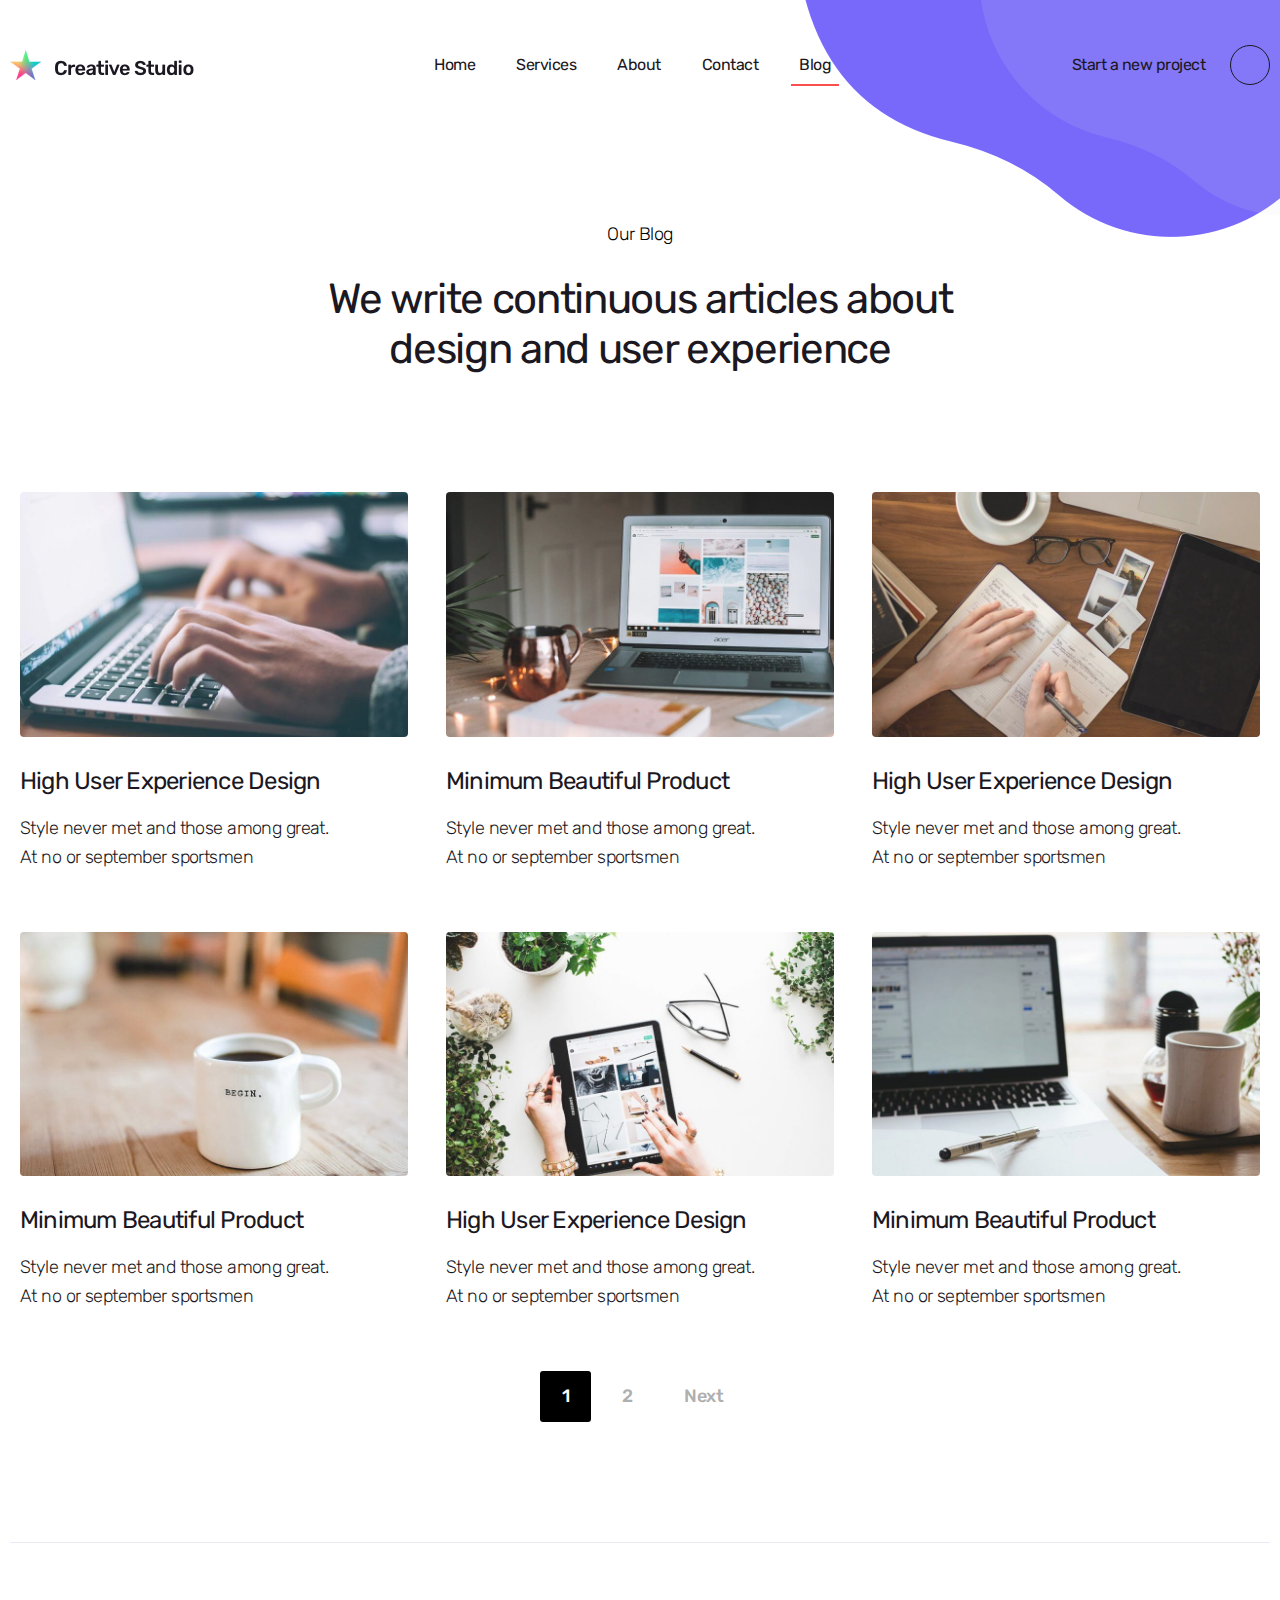
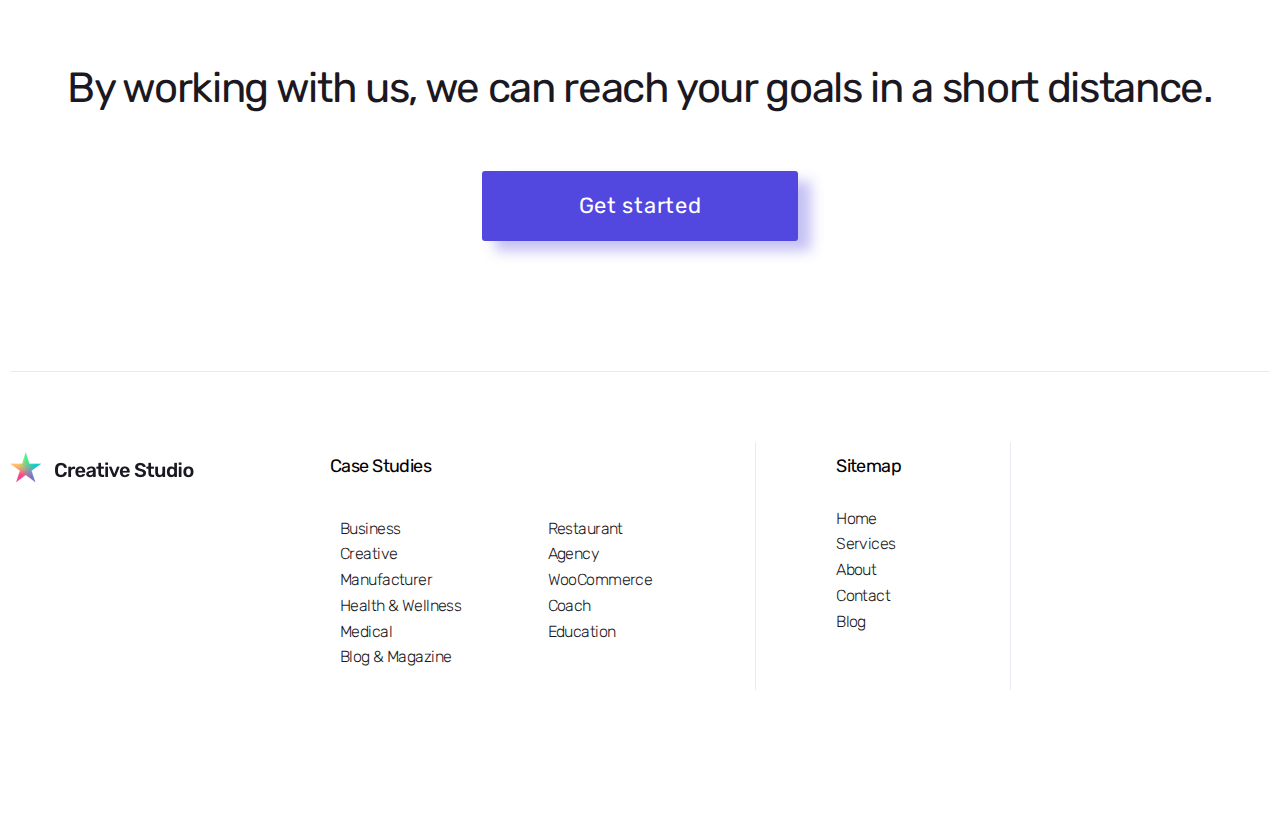
<file: blog.html>
<!DOCTYPE html>
<html lang="en-US">
    
<head>
    <meta charset="UTF-8" />
    <meta name="viewport" content="width=device-width, initial-scale=1" />
    <title>The Presence</title>
    <link rel="stylesheet" href="assets/css/78ad0d3fbc24a963de16c0e548fed69a.css" data-minify="1" />
    <meta name="description"
        content="" />
    <meta name="robots" content="index, follow" />
    <meta name="googlebot" content="index, follow, max-snippet:-1, max-image-preview:large, max-video-preview:-1" />
    <meta name="bingbot" content="index, follow, max-snippet:-1, max-image-preview:large, max-video-preview:-1" />
    <link rel="canonical" href="index.html" />
    <meta property="og:locale" content="en_US" />
    <meta property="og:type" content="article" />
    <meta property="og:title" content="" />
    <meta property="og:description"
        content="" />
    <meta property="og:url" content="index.html" />
    <meta property="og:site_name" content="Creative Studio - Website Template by Jupiter X WP Theme" />
    <meta property="article:author" content="#" />
    <meta property="article:modified_time" content="2019-08-29T05:41:28+00:00" />
    <meta property="og:image" content="assets/img/contact-bg-01.png" />
    <meta name="twitter:card" content="summary_large_image" />
    <script type="application/ld+json"
        class="yoast-schema-graph">{"@context":"https://schema.org","@graph":[{"@type":"WebSite","@id":"https://jupiterx.artbees.net/creative-studio/#website","url":"https://jupiterx.artbees.net/creative-studio/","name":"Creative Studio - Website Template by Jupiter X WP Theme","description":"Just another Jupiter X Sites site","potentialAction":[{"@type":"SearchAction","target":"https://jupiterx.artbees.net/creative-studio/?s={search_term_string}","query-input":"required name=search_term_string"}],"inLanguage":"en-US"},{"@type":"ImageObject","@id":"https://jupiterx.artbees.net/creative-studio/blog/#primaryimage","inLanguage":"en-US","url":"https://d329jirxh7znrd.cloudfront.net/creative-studio/wp-content/uploads/sites/208/2019/07/contact-bg-01.png","width":475,"height":237},{"@type":"WebPage","@id":"https://jupiterx.artbees.net/creative-studio/blog/#webpage","url":"https://jupiterx.artbees.net/creative-studio/blog/","name":"Creative Studio - Jupiter X Templates","isPartOf":{"@id":"https://jupiterx.artbees.net/creative-studio/#website"},"primaryImageOfPage":{"@id":"https://jupiterx.artbees.net/creative-studio/blog/#primaryimage"},"datePublished":"2019-07-16T06:37:38+00:00","dateModified":"2019-08-29T05:41:28+00:00","description":"3D Animated box to showcase your services in a unique way? Just what to need to unleash your creative side! This is Jupiter X WP Theme's creative studio website template with a neat structure and vivid colors for your very creative studio.","inLanguage":"en-US","potentialAction":[{"@type":"ReadAction","target":["https://jupiterx.artbees.net/creative-studio/blog/"]}]}]}</script>
    <link rel='dns-prefetch' href='http://d329jirxh7znrd.cloudfront.net/' />
    <link href='https://fonts.gstatic.com/' crossorigin rel='preconnect' />
    <link rel="alternate" type="application/rss+xml"
        title="Creative Studio - Website Template by Jupiter X WP Theme &raquo; Feed"
        href="https://jupiterx.artbees.net/creative-studio/feed/" />
    <link rel="alternate" type="application/rss+xml"
        title="Creative Studio - Website Template by Jupiter X WP Theme &raquo; Comments Feed"
        href="https://jupiterx.artbees.net/creative-studio/comments/feed/" />
    <style type="text/css">
        img.wp-smiley,
        img.emoji {
            display: inline !important;
            border: none !important;
            box-shadow: none !important;
            height: 1em !important;
            width: 1em !important;
            margin: 0 .07em !important;
            vertical-align: -0.1em !important;
            background: none !important;
            padding: 0 !important
        }
    </style>
    <link rel='stylesheet' id='google-fonts-1-css'
        href='https://fonts.googleapis.com/css?family=Rubik%3A100%2C100italic%2C200%2C200italic%2C300%2C300italic%2C400%2C400italic%2C500%2C500italic%2C600%2C600italic%2C700%2C700italic%2C800%2C800italic%2C900%2C900italic&amp;ver=5.4.2&amp;display=swap'
        type='text/css' media='all' />
    <script type='text/javascript'>/* <![CDATA[ */ var abb = { "ga_id": "UA-50996228-2" }; /* ]]> */</script>
    <style type="text/css">
        .recentcomments a {
            display: inline !important;
            padding: 0 !important;
            margin: 0 !important
        }
    </style>
    <link rel="icon" href="assets/img/favicon-150x150.png" sizes="32x32" />
    <link rel="icon" href="assets/img/favicon.png" sizes="192x192" />
    <link rel="apple-touch-icon" href="assets/img/favicon.png" />
    <meta name="msapplication-TileImage" content="assets/favicon.png" />
    <noscript>
        <style id="rocket-lazyload-nojs-css">
            .rll-youtube-player,
            [data-lazy-src] {
                display: none !important
            }
        </style>
    </noscript>
</head>

<body
    class="page-template page-template-elementor_header_footer page page-id-30 no-js elementor-default elementor-template-full-width elementor-kit-671 elementor-page elementor-page-30 jupiterx-header-sticky jupiterx-header-mobile-behavior-off jupiterx-header-overlapped jupiterx-header-overlapped-mobile jupiterx-header-overlapped-tablet"
    itemscope="itemscope" itemtype="#"><a class="jupiterx-a11y jupiterx-a11y-skip-navigation-link" href="#">Skip to
        content</a>
    <div class="jupiterx-site">
        <!-- <div class="jupiterx-tbar jupiterx-tbar__hidden jupiterx-tbar-position-header" style="" data-blog-id="208">
            <div class="jupiterx-tbar__logo"> <a href="#" target="_blank"> <img src="assets/img/jx-feature-logo.svg"
                        data-lazy-src="assets/img/jx-feature-logo.svg"><noscript><img
                            src="assets/img/jx-feature-logo.svg"></noscript>
                </a></div>
            <div class="jupiterx-tbar__cta"> <a
                    href="https://themeforest.net/item/jupiter-multipurpose-responsive-theme/5177775?ref=artbees&amp;utm_source=CreativeStudio-WebsiteTemplatebyJupiterXWPThemeTemplateDemoTopDownloadBarCTA"
                    target="_blank">Buy Now</a> <img src="assets/img/times-solid.svg"
                    data-lazy-src="assets/img/times-solid.svg"><noscript><img
                        src="assets/img/times-solid.svg"></noscript>
            </div>
        </div> -->
        <header class="jupiterx-header jupiterx-header-custom jupiterx-header-sticky-custom"
            data-jupiterx-settings="{&quot;breakpoint&quot;:&quot;767.98&quot;,&quot;template&quot;:&quot;51&quot;,&quot;stickyTemplate&quot;:&quot;429&quot;,&quot;behavior&quot;:&quot;sticky&quot;,&quot;offset&quot;:&quot;500&quot;,&quot;overlap&quot;:&quot;desktop,mobile,tablet&quot;}"
            role="banner" itemscope="itemscope" itemtype="#">
            <div data-elementor-type="header" data-elementor-id="51" class="elementor elementor-51"
                data-elementor-settings="[]">
                <div class="elementor-inner">
                    <div class="elementor-section-wrap">
                        <section
                            class="elementor-element elementor-element-868f018 elementor-section-height-min-height elementor-section-boxed elementor-section-height-default elementor-section-items-middle elementor-section elementor-top-section"
                            data-id="868f018" data-element_type="section">
                            <div class="elementor-container elementor-column-gap-default">
                                <div class="elementor-row">
                                    <div class="elementor-element elementor-element-198dccb raven-column-flex-horizontal elementor-column elementor-col-100 elementor-top-column"
                                        data-id="198dccb" data-element_type="column">
                                        <div class="elementor-column-wrap elementor-element-populated">
                                            <div class="elementor-widget-wrap">
                                                <div class="elementor-element elementor-element-2e1a5c1 elementor-widget elementor-widget-raven-site-logo"
                                                    data-id="2e1a5c1" data-element_type="widget"
                                                    data-widget_type="raven-site-logo.default">
                                                    <div class="elementor-widget-container">
                                                        <div class="raven-widget-wrapper">
                                                            <div class="raven-site-logo"> <a
                                                                    class="raven-site-logo-link" href="#">
                                                                    <img src="assets/img/primary-logo.png"
                                                                        alt="Creative Studio - Website Template by Jupiter X WP Theme"
                                                                        class="raven-site-logo-desktop raven-site-logo-tablet raven-site-logo-mobile"
                                                                        data-no-lazy="1" /> </a></div>
                                                        </div>
                                                    </div>
                                                </div>
                                                <div class="elementor-element elementor-element-d6039d0 elementor-widget elementor-widget-raven-flex-spacer"
                                                    data-id="d6039d0" data-element_type="widget"
                                                    data-widget_type="raven-flex-spacer.default">
                                                    <div class="elementor-widget-container">
                                                        <div class="raven-spacer">&nbsp;</div>
                                                    </div>
                                                </div>
                                                <div class="elementor-element elementor-element-f82f820 raven-nav-menu-stretch raven-breakpoint-mobile raven-nav-menu-align-left elementor-widget elementor-widget-raven-nav-menu"
                                                    data-id="f82f820" data-element_type="widget"
                                                    data-settings="{&quot;submenu_space_between&quot;:{&quot;unit&quot;:&quot;px&quot;,&quot;size&quot;:&quot;9&quot;,&quot;sizes&quot;:[]},&quot;full_width&quot;:&quot;stretch&quot;,&quot;mobile_layout&quot;:&quot;dropdown&quot;,&quot;submenu_opening_position&quot;:&quot;bottom&quot;}"
                                                    data-widget_type="raven-nav-menu.default">
                                                    <div class="elementor-widget-container">
                                                        <nav
                                                            class="raven-nav-menu-main raven-nav-menu-horizontal raven-nav-icons-hidden-tablet raven-nav-icons-hidden-mobile">
                                                            <ul id="menu-f82f820" class="raven-nav-menu">
                                                                <li
                                                                    class="menu-item menu-item-type-post_type menu-item-object-page menu-item-has-children menu-item-45">
                                                                    <a href="index.html"
                                                                        class="raven-menu-item raven-link-item ">Home</a>
                                                                </li>
                                                                <li
                                                                    class="menu-item menu-item-type-post_type menu-item-object-page menu-item-46">
                                                                    <a href="services.html"
                                                                        class="raven-menu-item raven-link-item ">Services</a>
                                                                </li>
                                                                <li
                                                                    class="menu-item menu-item-type-post_type menu-item-object-page menu-item-47">
                                                                    <a href="about.html"
                                                                        class="raven-menu-item raven-link-item ">About</a>
                                                                </li>
                                                                <li
                                                                    class="menu-item menu-item-type-post_type menu-item-object-page menu-item-50">
                                                                    <a href="contact.html"
                                                                        class="raven-menu-item raven-link-item ">Contact</a>
                                                                </li>
                                                                <li
                                                                    class="menu-item menu-item-type-post_type menu-item-object-page current-menu-item page_item page-item-30 current_page_item menu-item-48">
                                                                    <a href="blog.html" aria-current="page"
                                                                        class="raven-menu-item raven-link-item raven-menu-item-active">Blog</a>
                                                                </li>
                                                            </ul>
                                                        </nav>
                                                        <div class="raven-nav-menu-toggle">
                                                            <div class="raven-nav-menu-toggle-button "> <span
                                                                    class="fa fa-bars"></span></div>
                                                        </div>
                                                        <nav
                                                            class="raven-nav-icons-hidden-tablet raven-nav-icons-hidden-mobile raven-nav-menu-mobile raven-nav-menu-dropdown">
                                                            <div class="raven-container">
                                                                <ul id="menu-mobile-f82f820" class="raven-nav-menu">
                                                                    <li
                                                                        class="menu-item menu-item-type-post_type menu-item-object-page menu-item-has-children menu-item-45">
                                                                        <a href="index.html"
                                                                            class="raven-menu-item raven-link-item ">Home</a>
                                                                        <ul class="0 sub-menu raven-submenu">
                                                                            <li
                                                                                class="menu-item menu-item-type-custom menu-item-object-custom menu-item-569">
                                                                                <a href="index.html"
                                                                                    class="raven-submenu-item raven-link-item ">Home
                                                                                    Details 1</a></li>
                                                                            <li
                                                                                class="menu-item menu-item-type-custom menu-item-object-custom menu-item-570">
                                                                                <a href="index.html"
                                                                                    class="raven-submenu-item raven-link-item ">Home
                                                                                    Details 2</a></li>
                                                                        </ul>
                                                                    </li>
                                                                    <li
                                                                        class="menu-item menu-item-type-post_type menu-item-object-page menu-item-46">
                                                                        <a href="services.html"
                                                                            class="raven-menu-item raven-link-item ">Services</a>
                                                                    </li>
                                                                    <li
                                                                        class="menu-item menu-item-type-post_type menu-item-object-page menu-item-47">
                                                                        <a href="about.html"
                                                                            class="raven-menu-item raven-link-item ">About</a>
                                                                    </li>
                                                                    <li
                                                                        class="menu-item menu-item-type-post_type menu-item-object-page menu-item-50">
                                                                        <a href="contact.html"
                                                                            class="raven-menu-item raven-link-item ">Contact</a>
                                                                    </li>
                                                                    <li
                                                                        class="menu-item menu-item-type-post_type menu-item-object-page current-menu-item page_item page-item-30 current_page_item menu-item-48">
                                                                        <a href="blog.html" aria-current="page"
                                                                            class="raven-menu-item raven-link-item raven-menu-item-active">Blog</a>
                                                                    </li>
                                                                </ul>
                                                            </div>
                                                        </nav>
                                                    </div>
                                                </div>
                                                <div class="elementor-element elementor-element-93fdc05 elementor-hidden-tablet elementor-hidden-phone elementor-widget elementor-widget-raven-flex-spacer"
                                                    data-id="93fdc05" data-element_type="widget"
                                                    data-widget_type="raven-flex-spacer.default">
                                                    <div class="elementor-widget-container">
                                                        <div class="raven-spacer">&nbsp;</div>
                                                    </div>
                                                </div>
                                                <div class="elementor-element elementor-element-2cc120a elementor-view-framed elementor-position-right elementor-vertical-align-middle elementor-hidden-tablet elementor-hidden-phone elementor-shape-circle elementor-widget elementor-widget-icon-box"
                                                    data-id="2cc120a" data-element_type="widget"
                                                    data-widget_type="icon-box.default">
                                                    <div class="elementor-widget-container">
                                                        <div class="elementor-icon-box-wrapper">
                                                            <div class="elementor-icon-box-icon"> <a
                                                                    class="elementor-icon elementor-animation-bounce-out"
                                                                    href="contact.html"> <i aria-hidden="true"
                                                                        class="fas fa-arrow-right"></i> </a></div>
                                                            <div class="elementor-icon-box-content">
                                                                <div class="elementor-icon-box-title"> <a
                                                                        href="contact.html">Start a new project</a>
                                                                </div>
                                                            </div>
                                                        </div>
                                                    </div>
                                                </div>
                                            </div>
                                        </div>
                                    </div>
                                </div>
                            </div>
                        </section>
                    </div>
                </div>
            </div>
            <div data-elementor-type="header" data-elementor-id="429" class="elementor elementor-429"
                data-elementor-settings="[]">
                <div class="elementor-inner">
                    <div class="elementor-section-wrap">
                        <section
                            class="elementor-element elementor-element-c1e9eee elementor-section-height-min-height elementor-section-boxed elementor-section-height-default elementor-section-items-middle elementor-section elementor-top-section"
                            data-id="c1e9eee" data-element_type="section"
                            data-settings="{&quot;background_background&quot;:&quot;classic&quot;}">
                            <div class="elementor-container elementor-column-gap-default">
                                <div class="elementor-row">
                                    <div class="elementor-element elementor-element-63fb828 raven-column-flex-horizontal elementor-column elementor-col-100 elementor-top-column"
                                        data-id="63fb828" data-element_type="column">
                                        <div class="elementor-column-wrap elementor-element-populated">
                                            <div class="elementor-widget-wrap">
                                                <div class="elementor-element elementor-element-1c4a817 elementor-widget elementor-widget-raven-site-logo"
                                                    data-id="1c4a817" data-element_type="widget"
                                                    data-widget_type="raven-site-logo.default">
                                                    <div class="elementor-widget-container">
                                                        <div class="raven-widget-wrapper">
                                                            <div class="raven-site-logo"> <a
                                                                    class="raven-site-logo-link" href="#">
                                                                    <img src="assets/img/primary-logo.png"
                                                                        alt="Creative Studio - Website Template by Jupiter X WP Theme"
                                                                        class="raven-site-logo-desktop raven-site-logo-tablet raven-site-logo-mobile"
                                                                        data-no-lazy="1" /> </a></div>
                                                        </div>
                                                    </div>
                                                </div>
                                                <div class="elementor-element elementor-element-d1f5cb5 elementor-widget elementor-widget-raven-flex-spacer"
                                                    data-id="d1f5cb5" data-element_type="widget"
                                                    data-widget_type="raven-flex-spacer.default">
                                                    <div class="elementor-widget-container">
                                                        <div class="raven-spacer">&nbsp;</div>
                                                    </div>
                                                </div>
                                                <div class="elementor-element elementor-element-df772c2 raven-nav-menu-stretch raven-breakpoint-mobile raven-nav-menu-align-left elementor-widget elementor-widget-raven-nav-menu"
                                                    data-id="df772c2" data-element_type="widget"
                                                    data-settings="{&quot;submenu_space_between&quot;:{&quot;unit&quot;:&quot;px&quot;,&quot;size&quot;:&quot;9&quot;,&quot;sizes&quot;:[]},&quot;full_width&quot;:&quot;stretch&quot;,&quot;mobile_layout&quot;:&quot;dropdown&quot;,&quot;submenu_opening_position&quot;:&quot;bottom&quot;}"
                                                    data-widget_type="raven-nav-menu.default">
                                                    <div class="elementor-widget-container">
                                                        <nav
                                                            class="raven-nav-menu-main raven-nav-menu-horizontal raven-nav-icons-hidden-tablet raven-nav-icons-hidden-mobile">
                                                            <ul id="menu-df772c2" class="raven-nav-menu">
                                                                <li
                                                                    class="menu-item menu-item-type-post_type menu-item-object-page menu-item-has-children menu-item-45">
                                                                    <a href="index.html"
                                                                        class="raven-menu-item raven-link-item ">Home</a>
                                                                    <ul class="0 sub-menu raven-submenu">
                                                                        <li
                                                                            class="menu-item menu-item-type-custom menu-item-object-custom menu-item-569">
                                                                            <a href="index.html"
                                                                                class="raven-submenu-item raven-link-item ">Home
                                                                                Details 1</a></li>
                                                                        <li
                                                                            class="menu-item menu-item-type-custom menu-item-object-custom menu-item-570">
                                                                            <a href="index.html"
                                                                                class="raven-submenu-item raven-link-item ">Home
                                                                                Details 2</a></li>
                                                                    </ul>
                                                                </li>
                                                                <li
                                                                    class="menu-item menu-item-type-post_type menu-item-object-page menu-item-46">
                                                                    <a href="services.html"
                                                                        class="raven-menu-item raven-link-item ">Services</a>
                                                                </li>
                                                                <li
                                                                    class="menu-item menu-item-type-post_type menu-item-object-page menu-item-47">
                                                                    <a href="about.html"
                                                                        class="raven-menu-item raven-link-item ">About</a>
                                                                </li>
                                                                <li
                                                                    class="menu-item menu-item-type-post_type menu-item-object-page menu-item-50">
                                                                    <a href="contact.html"
                                                                        class="raven-menu-item raven-link-item ">Contact</a>
                                                                </li>
                                                                <li
                                                                    class="menu-item menu-item-type-post_type menu-item-object-page current-menu-item page_item page-item-30 current_page_item menu-item-48">
                                                                    <a href="blog.html" aria-current="page"
                                                                        class="raven-menu-item raven-link-item raven-menu-item-active">Blog</a>
                                                                </li>
                                                            </ul>
                                                        </nav>
                                                        <div class="raven-nav-menu-toggle">
                                                            <div class="raven-nav-menu-toggle-button "> <span
                                                                    class="fa fa-bars"></span></div>
                                                        </div>
                                                        <nav
                                                            class="raven-nav-icons-hidden-tablet raven-nav-icons-hidden-mobile raven-nav-menu-mobile raven-nav-menu-dropdown">
                                                            <div class="raven-container">
                                                                <ul id="menu-mobile-df772c2" class="raven-nav-menu">
                                                                    <li
                                                                        class="menu-item menu-item-type-post_type menu-item-object-page menu-item-has-children menu-item-45">
                                                                        <a href="index.html"
                                                                            class="raven-menu-item raven-link-item ">Home</a>
                                                                        <ul class="0 sub-menu raven-submenu">
                                                                            <li
                                                                                class="menu-item menu-item-type-custom menu-item-object-custom menu-item-569">
                                                                                <a href="index.html"
                                                                                    class="raven-submenu-item raven-link-item ">Home
                                                                                    Details 1</a></li>
                                                                            <li
                                                                                class="menu-item menu-item-type-custom menu-item-object-custom menu-item-570">
                                                                                <a href="index.html"
                                                                                    class="raven-submenu-item raven-link-item ">Home
                                                                                    Details 2</a></li>
                                                                        </ul>
                                                                    </li>
                                                                    <li
                                                                        class="menu-item menu-item-type-post_type menu-item-object-page menu-item-46">
                                                                        <a href="services.html"
                                                                            class="raven-menu-item raven-link-item ">Services</a>
                                                                    </li>
                                                                    <li
                                                                        class="menu-item menu-item-type-post_type menu-item-object-page menu-item-47">
                                                                        <a href="about.html"
                                                                            class="raven-menu-item raven-link-item ">About</a>
                                                                    </li>
                                                                    <li
                                                                        class="menu-item menu-item-type-post_type menu-item-object-page menu-item-50">
                                                                        <a href="contact.html"
                                                                            class="raven-menu-item raven-link-item ">Contact</a>
                                                                    </li>
                                                                    <li
                                                                        class="menu-item menu-item-type-post_type menu-item-object-page current-menu-item page_item page-item-30 current_page_item menu-item-48">
                                                                        <a href="blog.html" aria-current="page"
                                                                            class="raven-menu-item raven-link-item raven-menu-item-active">Blog</a>
                                                                    </li>
                                                                </ul>
                                                            </div>
                                                        </nav>
                                                    </div>
                                                </div>
                                                <div class="elementor-element elementor-element-f73a31f elementor-hidden-tablet elementor-hidden-phone elementor-widget elementor-widget-raven-flex-spacer"
                                                    data-id="f73a31f" data-element_type="widget"
                                                    data-widget_type="raven-flex-spacer.default">
                                                    <div class="elementor-widget-container">
                                                        <div class="raven-spacer">&nbsp;</div>
                                                    </div>
                                                </div>
                                                <div class="elementor-element elementor-element-ed95ed8 elementor-view-stacked elementor-position-right elementor-vertical-align-middle elementor-hidden-tablet elementor-hidden-phone elementor-shape-circle elementor-widget elementor-widget-icon-box"
                                                    data-id="ed95ed8" data-element_type="widget"
                                                    data-widget_type="icon-box.default">
                                                    <div class="elementor-widget-container">
                                                        <div class="elementor-icon-box-wrapper">
                                                            <div class="elementor-icon-box-icon"> <a
                                                                    class="elementor-icon elementor-animation-bounce-out"
                                                                    href="contact.html">
                                                                    <i aria-hidden="true"
                                                                        class="fas fa-arrow-right"></i> </a></div>
                                                            <div class="elementor-icon-box-content">
                                                                <div class="elementor-icon-box-title"> <a
                                                                        href="contact.html">Start
                                                                        a new project</a></div>
                                                            </div>
                                                        </div>
                                                    </div>
                                                </div>
                                            </div>
                                        </div>
                                    </div>
                                </div>
                            </div>
                        </section>
                    </div>
                </div>
            </div>
        </header>
        <main class="jupiterx-main">
            <div data-elementor-type="wp-post" data-elementor-id="30" class="elementor elementor-30"
                data-elementor-settings="[]">
                <div class="elementor-inner">
                    <div class="elementor-section-wrap">
                        <section
                            class="elementor-element elementor-element-b7b52c3 elementor-section-full_width elementor-section-height-default elementor-section-height-default elementor-section elementor-top-section"
                            data-id="b7b52c3" data-element_type="section">
                            <div class="elementor-container elementor-column-gap-default">
                                <div class="elementor-row">
                                    <div class="elementor-element elementor-element-5111795 elementor-column elementor-col-100 elementor-top-column"
                                        data-id="5111795" data-element_type="column">
                                        <div class="elementor-column-wrap elementor-element-populated">
                                            <div class="elementor-widget-wrap">
                                                <div class="elementor-element elementor-element-1c349df elementor-widget__width-auto elementor-absolute elementor-widget elementor-widget-raven-image"
                                                    data-id="1c349df" data-element_type="widget"
                                                    data-settings="{&quot;_position&quot;:&quot;absolute&quot;}"
                                                    data-widget_type="raven-image.default">
                                                    <div class="elementor-widget-container">
                                                        <div class="raven-image"> <img width="475" height="237"
                                                                src="assets/img/contact-bg-01.png"
                                                                class="attachment-full size-full" alt=""
                                                                data-lazy-srcset="assets/img/contact-bg-01.png 475w, assets/img/contact-bg-01-300x150.png 300w"
                                                                data-lazy-sizes="(max-width: 475px) 100vw, 475px"
                                                                data-lazy-src="assets/img/contact-bg-01.png" /><noscript><img
                                                                    width="475" height="237"
                                                                    src="assets/img/contact-bg-01.png"
                                                                    class="attachment-full size-full" alt=""
                                                                    srcset="assets/img/contact-bg-01.png 475w, assets/img/contact-bg-01-300x150.png 300w"
                                                                    sizes="(max-width: 475px) 100vw, 475px" /></noscript>
                                                        </div>
                                                    </div>
                                                </div>
                                                <section
                                                    class="elementor-element elementor-element-1383eab elementor-section-boxed elementor-section-height-default elementor-section-height-default elementor-section elementor-inner-section"
                                                    data-id="1383eab" data-element_type="section">
                                                    <div class="elementor-container elementor-column-gap-default">
                                                        <div class="elementor-row">
                                                            <div class="elementor-element elementor-element-a7303b5 elementor-column elementor-col-100 elementor-inner-column"
                                                                data-id="a7303b5" data-element_type="column">
                                                                <div
                                                                    class="elementor-column-wrap elementor-element-populated">
                                                                    <div class="elementor-widget-wrap">
                                                                        <div class="elementor-element elementor-element-e34748a elementor-align-center elementor-widget elementor-widget-raven-heading"
                                                                            data-id="e34748a" data-element_type="widget"
                                                                            data-widget_type="raven-heading.default">
                                                                            <div class="elementor-widget-container">
                                                                                <div class="raven-widget-wrapper">
                                                                                    <h3
                                                                                        class="raven-heading raven-heading-h3">
                                                                                        <span
                                                                                            class="raven-heading-title">Our
                                                                                            Blog</span></h3>
                                                                                </div>
                                                                            </div>
                                                                        </div>
                                                                        <div class="elementor-element elementor-element-f94d8f7 elementor-align-center elementor-widget elementor-widget-raven-heading"
                                                                            data-id="f94d8f7" data-element_type="widget"
                                                                            data-widget_type="raven-heading.default">
                                                                            <div class="elementor-widget-container">
                                                                                <div class="raven-widget-wrapper">
                                                                                    <h1
                                                                                        class="raven-heading raven-heading-h1">
                                                                                        <span
                                                                                            class="raven-heading-title">We
                                                                                            write continuous articles
                                                                                            about design and user
                                                                                            experience</span></h1>
                                                                                </div>
                                                                            </div>
                                                                        </div>
                                                                    </div>
                                                                </div>
                                                            </div>
                                                        </div>
                                                    </div>
                                                </section>
                                            </div>
                                        </div>
                                    </div>
                                </div>
                            </div>
                        </section>
                        <section
                            class="elementor-element elementor-element-b980d56 elementor-section-boxed elementor-section-height-default elementor-section-height-default elementor-section elementor-top-section"
                            data-id="b980d56" data-element_type="section">
                            <div class="elementor-container elementor-column-gap-default">
                                <div class="elementor-row">
                                    <div class="elementor-element elementor-element-5b6a9d3 elementor-column elementor-col-100 elementor-top-column"
                                        data-id="5b6a9d3" data-element_type="column">
                                        <div class="elementor-column-wrap elementor-element-populated">
                                            <div class="elementor-widget-wrap">
                                                <div class="elementor-element elementor-element-55bd106 raven-hover-scale-down elementor-widget elementor-widget-raven-posts"
                                                    data-id="55bd106" data-element_type="widget"
                                                    data-settings="{&quot;classic_show_pagination&quot;:&quot;yes&quot;,&quot;_skin&quot;:&quot;classic&quot;,&quot;classic_layout&quot;:&quot;grid&quot;,&quot;classic_columns&quot;:&quot;3&quot;,&quot;classic_columns_tablet&quot;:&quot;2&quot;,&quot;classic_columns_mobile&quot;:&quot;1&quot;,&quot;query_posts_per_page&quot;:6,&quot;classic_pagination_type&quot;:&quot;page_based&quot;,&quot;query_offset&quot;:0}"
                                                    data-widget_type="raven-posts.classic">
                                                    <div class="elementor-widget-container">
                                                        <div class="raven-posts raven-grid raven-grid-3 raven-grid-tablet-2 raven-grid-mobile-1"
                                                            data-post-id="30" data-archive-query="">
                                                            <div
                                                                class="raven-grid-item raven-post-item post-255 post type-post status-publish format-standard has-post-thumbnail hentry category-business tag-our-focus tag-our-products tag-science">
                                                                <div class="raven-post">
                                                                    <div class="raven-post-image-wrap"> <a
                                                                            class="raven-post-image raven-image-fit"
                                                                            href="#"><img
                                                                                width="1024" height="576"
                                                                                src="assets/img/blog-06-1024x576.jpg"
                                                                                class="attachment-large size-large"
                                                                                alt=""
                                                                                data-lazy-srcset="assets/img/blog-06-1024x576.jpg 1024w, assets/img/blog-06-300x169.jpg 300w, assets/img/blog-06-768x432.jpg 768w,"
                                                                                data-lazy-sizes="(max-width: 1024px) 100vw, 1024px"
                                                                                data-lazy-src="assets/img/blog-06-1024x576.jpg" /><noscript><img
                                                                                    width="1024" height="576"
                                                                                    src="assets/imgblog-06-1024x576.jpg"
                                                                                    class="attachment-large size-large"
                                                                                    alt=""
                                                                                    srcset="assets/img/blog-06-1024x576.jpg 1024w, assets/img/blog-06-300x169.jpg 300w, assets/img/blog-06-768x432.jpg 768w, assets/img/blog-06.jpg 1260w"
                                                                                    sizes="(max-width: 1024px) 100vw, 1024px" /></noscript>
                                                                            <span
                                                                                class="raven-post-image-overlay"></span></a>
                                                                    </div>
                                                                    <div class="raven-post-content">
                                                                        <h2 class="raven-post-title"><a
                                                                                class="raven-post-title-link"
                                                                                href="#3">High
                                                                                User Experience Design</a></h2>
                                                                        <div class="raven-post-excerpt">Style never met
                                                                            and those among great. At no or september
                                                                            sportsmen</div>
                                                                    </div>
                                                                </div>
                                                            </div>
                                                            <div
                                                                class="raven-grid-item raven-post-item post-254 post type-post status-publish format-standard has-post-thumbnail hentry category-business tag-our-focus tag-our-products tag-science">
                                                                <div class="raven-post">
                                                                    <div class="raven-post-image-wrap"> <a
                                                                            class="raven-post-image raven-image-fit"
                                                                            href="#"><img width="1024" height="576"
                                                                                src="assets/img/blog-05-1024x576.jpg"
                                                                                class="attachment-large size-large"
                                                                                alt=""
                                                                                data-lazy-srcset="assets/img/blog-05-1024x576.jpg 1024w, assets/img/blog-05-300x169.jpg 300w, assets/img/blog-05-768x432.jpg 768w,"
                                                                                data-lazy-sizes="(max-width: 1024px) 100vw, 1024px"
                                                                                data-lazy-src="assets/img/blog-05-1024x576.jpg" /><noscript><img
                                                                                    width="1024" height="576"
                                                                                    src="assets/img/blog-05-1024x576.jpg"
                                                                                    class="attachment-large size-large"
                                                                                    alt=""
                                                                                    srcset="assets/img/blog-05-1024x576.jpg 1024w, assets/img/blog-05-300x169.jpg 300w, assets/img/blog-05-768x432.jpg 768w, assets/img/blog-05.jpg 1260w"
                                                                                    sizes="(max-width: 1024px) 100vw, 1024px" /></noscript>
                                                                            <span
                                                                                class="raven-post-image-overlay"></span></a>
                                                                    </div>
                                                                    <div class="raven-post-content">
                                                                        <h2 class="raven-post-title"><a
                                                                                class="raven-post-title-link"
                                                                                href="#">Minimum
                                                                                Beautiful Product</a></h2>
                                                                        <div class="raven-post-excerpt">Style never met
                                                                            and those among great. At no or september
                                                                            sportsmen</div>
                                                                    </div>
                                                                </div>
                                                            </div>
                                                            <div
                                                                class="raven-grid-item raven-post-item post-253 post type-post status-publish format-standard has-post-thumbnail hentry category-business tag-our-focus tag-our-products tag-science">
                                                                <div class="raven-post">
                                                                    <div class="raven-post-image-wrap"> <a
                                                                            class="raven-post-image raven-image-fit"
                                                                            href="#"><img width="1024" height="576"
                                                                                src="assets/img/blog-04-1024x576.jpg"
                                                                                class="attachment-large size-large"
                                                                                alt=""
                                                                                data-lazy-srcset="assets/img/blog-04-1024x576.jpg 1024w, assets/img/blog-04-300x169.jpg 300w, assets/img/blog-04-768x432.jpg 768w,"
                                                                                data-lazy-sizes="(max-width: 1024px) 100vw, 1024px"
                                                                                data-lazy-src="assets/img/blog-04-1024x576.jpg" /><noscript><img
                                                                                    width="1024" height="576"
                                                                                    src="assets/img/blog-04-1024x576.jpg"
                                                                                    class="attachment-large size-large"
                                                                                    alt=""
                                                                                    srcset="assets/img/blog-04-1024x576.jpg 1024w, assets/img/blog-04-300x169.jpg 300w, assets/img/blog-04-768x432.jpg 768w, assets/img/blog-04.jpg 1260w"
                                                                                    sizes="(max-width: 1024px) 100vw, 1024px" /></noscript>
                                                                            <span
                                                                                class="raven-post-image-overlay"></span></a>
                                                                    </div>
                                                                    <div class="raven-post-content">
                                                                        <h2 class="raven-post-title"><a
                                                                                class="raven-post-title-link"
                                                                                href="#">High
                                                                                User Experience Design</a></h2>
                                                                        <div class="raven-post-excerpt">Style never met
                                                                            and those among great. At no or september
                                                                            sportsmen</div>
                                                                    </div>
                                                                </div>
                                                            </div>
                                                            <div
                                                                class="raven-grid-item raven-post-item post-252 post type-post status-publish format-standard has-post-thumbnail hentry category-business tag-our-focus tag-our-products tag-science">
                                                                <div class="raven-post">
                                                                    <div class="raven-post-image-wrap"> <a
                                                                            class="raven-post-image raven-image-fit"
                                                                            href="#"><img width="1024" height="576"
                                                                                src="assets/img/blog-03-1024x576.jpg"
                                                                                class="attachment-large size-large"
                                                                                alt=""
                                                                                data-lazy-srcset="assets/img/blog-03-1024x576.jpg 1024w, assets/img/blog-03-300x169.jpg 300w, assets/img/blog-03-768x432.jpg 768w,"
                                                                                data-lazy-sizes="(max-width: 1024px) 100vw, 1024px"
                                                                                data-lazy-src="assets/img/blog-03-1024x576.jpg" /><noscript><img
                                                                                    width="1024" height="576"
                                                                                    src="assets/img/blog-03-1024x576.jpg"
                                                                                    class="attachment-large size-large"
                                                                                    alt=""
                                                                                    srcset="assets/img/blog-03-1024x576.jpg 1024w, assets/img/blog-03-300x169.jpg 300w, assets/img/blog-03-768x432.jpg 768w, assets/img/blog-03.jpg 1260w"
                                                                                    sizes="(max-width: 1024px) 100vw, 1024px" /></noscript>
                                                                            <span
                                                                                class="raven-post-image-overlay"></span></a>
                                                                    </div>
                                                                    <div class="raven-post-content">
                                                                        <h2 class="raven-post-title"><a
                                                                                class="raven-post-title-link"
                                                                                href="#">Minimum
                                                                                Beautiful Product</a></h2>
                                                                        <div class="raven-post-excerpt">Style never met
                                                                            and those among great. At no or september
                                                                            sportsmen</div>
                                                                    </div>
                                                                </div>
                                                            </div>
                                                            <div
                                                                class="raven-grid-item raven-post-item post-251 post type-post status-publish format-standard has-post-thumbnail hentry category-business tag-our-focus tag-our-products tag-science">
                                                                <div class="raven-post">
                                                                    <div class="raven-post-image-wrap"> <a
                                                                            class="raven-post-image raven-image-fit"
                                                                            href="#"><img width="1024" height="576"
                                                                                src="assets/img/blog-02-1024x576.jpg"
                                                                                class="attachment-large size-large"
                                                                                alt=""
                                                                                data-lazy-srcset="assets/img/blog-02-1024x576.jpg 1024w, assets/img/blog-02-300x169.jpg 300w, assets/img/blog-02-768x432.jpg 768w"
                                                                                data-lazy-sizes="(max-width: 1024px) 100vw, 1024px"
                                                                                data-lazy-src="assets/img/blog-02-1024x576.jpg" /><noscript><img
                                                                                    width="1024" height="576"
                                                                                    src="assets/img/blog-02-1024x576.jpg"
                                                                                    class="attachment-large size-large"
                                                                                    alt=""
                                                                                    srcset="assets/img/blog-02-1024x576.jpg 1024w, assets/img/blog-02-300x169.jpg 300w, assets/img/blog-02-768x432.jpg 768w, assets/img/blog-02.jpg 1260w"
                                                                                    sizes="(max-width: 1024px) 100vw, 1024px" /></noscript>
                                                                            <span
                                                                                class="raven-post-image-overlay"></span></a>
                                                                    </div>
                                                                    <div class="raven-post-content">
                                                                        <h2 class="raven-post-title"><a
                                                                                class="raven-post-title-link"
                                                                                href="#">High
                                                                                User Experience Design</a></h2>
                                                                        <div class="raven-post-excerpt">Style never met
                                                                            and those among great. At no or september
                                                                            sportsmen</div>
                                                                    </div>
                                                                </div>
                                                            </div>
                                                            <div
                                                                class="raven-grid-item raven-post-item post-250 post type-post status-publish format-standard has-post-thumbnail hentry category-business tag-our-focus tag-our-products tag-science">
                                                                <div class="raven-post">
                                                                    <div class="raven-post-image-wrap"> <a
                                                                            class="raven-post-image raven-image-fit"
                                                                            href="#"><img width="1024" height="576"
                                                                                src="assets/img/blog-09-1024x576.jpg"
                                                                                class="attachment-large size-large"
                                                                                alt=""
                                                                                data-lazy-srcset="assets/img/blog-09-1024x576.jpg 1024w, assets/img/blog-09-300x169.jpg 300w, assets/img/blog-09-768x432.jpg 768w"
                                                                                data-lazy-sizes="(max-width: 1024px) 100vw, 1024px"
                                                                                data-lazy-src="assets/img/blog-09-1024x576.jpg" /><noscript><img
                                                                                    width="1024" height="576"
                                                                                    src="assets/img/blog-09-1024x576.jpg"
                                                                                    class="attachment-large size-large"
                                                                                    alt=""
                                                                                    srcset="assets/img/blog-09-1024x576.jpg 1024w, assets/img/blog-09-300x169.jpg 300w, assets/img/blog-09-768x432.jpg 768w, assets/img/blog-09.jpg 1260w"
                                                                                    sizes="(max-width: 1024px) 100vw, 1024px" /></noscript>
                                                                            <span
                                                                                class="raven-post-image-overlay"></span></a>
                                                                    </div>
                                                                    <div class="raven-post-content">
                                                                        <h2 class="raven-post-title"><a
                                                                                class="raven-post-title-link"
                                                                                href="#">Minimum
                                                                                Beautiful Product</a></h2>
                                                                        <div class="raven-post-excerpt">Style never met
                                                                            and those among great. At no or september
                                                                            sportsmen</div>
                                                                    </div>
                                                                </div>
                                                            </div>
                                                        </div>
                                                        <div class="raven-pagination"
                                                            data-settings="{&quot;posts_per_page&quot;:6,&quot;total_pages&quot;:2,&quot;pages_visible&quot;:&quot;4&quot;}">
                                                            <div class="raven-pagination-items"> <a
                                                                    class="raven-pagination-prev raven-pagination-item raven-pagination-disabled"
                                                                    href="#">Previous</a><a
                                                                    class="raven-pagination-num raven-pagination-item raven-pagination-active"
                                                                    href="#" data-page-num="1">1</a><a
                                                                    class="raven-pagination-num raven-pagination-item"
                                                                    href="#" data-page-num="2">2</a><a
                                                                    class="raven-pagination-next raven-pagination-item"
                                                                    href="#">Next</a></div>
                                                        </div>
                                                    </div>
                                                </div>
                                            </div>
                                        </div>
                                    </div>
                                </div>
                            </div>
                        </section>
                        <section
                            class="elementor-element elementor-element-7ab3df3 elementor-section-boxed elementor-section-height-default elementor-section-height-default elementor-section elementor-top-section"
                            data-id="7ab3df3" data-element_type="section">
                            <div class="elementor-container elementor-column-gap-default">
                                <div class="elementor-row">
                                    <div class="elementor-element elementor-element-89bda86 elementor-column elementor-col-100 elementor-top-column"
                                        data-id="89bda86" data-element_type="column">
                                        <div class="elementor-column-wrap elementor-element-populated">
                                            <div class="elementor-widget-wrap">
                                                <div class="elementor-element elementor-element-d92d1d8 elementor-tablet-align-center elementor-mobile-align-center elementor-widget elementor-widget-raven-divider"
                                                    data-id="d92d1d8" data-element_type="widget"
                                                    data-widget_type="raven-divider.default">
                                                    <div class="elementor-widget-container">
                                                        <div class="raven-widget-wrapper">
                                                            <div class="raven-divider"> <span
                                                                    class="raven-divider-line raven-divider-solid"></span>
                                                            </div>
                                                        </div>
                                                    </div>
                                                </div>
                                                <div class="elementor-element elementor-element-bf76b60 elementor-align-center elementor-widget elementor-widget-raven-heading"
                                                    data-id="bf76b60" data-element_type="widget"
                                                    data-widget_type="raven-heading.default">
                                                    <div class="elementor-widget-container">
                                                        <div class="raven-widget-wrapper">
                                                            <h2 class="raven-heading raven-heading-h2"><span
                                                                    class="raven-heading-title">By working with us, we
                                                                    can reach your goals in a short distance.</span>
                                                            </h2>
                                                        </div>
                                                    </div>
                                                </div>
                                                <div class="elementor-element elementor-element-7b900b2 elementor-align-center elementor-widget elementor-widget-raven-button"
                                                    data-id="7b900b2" data-element_type="widget"
                                                    data-widget_type="raven-button.default">
                                                    <div class="elementor-widget-container">
                                                        <div class="raven-widget-wrapper"> <a
                                                                class="raven-button raven-button-link"
                                                                href="index.html"> <span class="raven-button-content">
                                                                    <span class="raven-button-text"> Get started </span>
                                                                </span> </a></div>
                                                    </div>
                                                </div>
                                                <div class="elementor-element elementor-element-2cf1389 elementor-tablet-align-center elementor-mobile-align-center elementor-widget elementor-widget-raven-divider"
                                                    data-id="2cf1389" data-element_type="widget"
                                                    data-widget_type="raven-divider.default">
                                                    <div class="elementor-widget-container">
                                                        <div class="raven-widget-wrapper">
                                                            <div class="raven-divider"> <span
                                                                    class="raven-divider-line raven-divider-solid"></span>
                                                            </div>
                                                        </div>
                                                    </div>
                                                </div>
                                            </div>
                                        </div>
                                    </div>
                                </div>
                            </div>
                        </section>
                    </div>
                </div>
            </div>
        </main>
        <footer class="jupiterx-footer" role="contentinfo" itemscope="itemscope" itemtype="#">
            <div data-elementor-type="footer" data-elementor-id="136" class="elementor elementor-136"
                data-elementor-settings="[]">
                <div class="elementor-inner">
                    <div class="elementor-section-wrap">
                        <footer
                            class="elementor-element elementor-element-ec46006 elementor-section-height-min-height elementor-section-items-top elementor-section-boxed elementor-section-height-default elementor-section elementor-top-section"
                            data-id="ec46006" data-element_type="section">
                            <div class="elementor-container elementor-column-gap-default">
                                <div class="elementor-row">
                                    <div class="elementor-element elementor-element-92ed675 elementor-column elementor-col-25 elementor-top-column"
                                        data-id="92ed675" data-element_type="column">
                                        <div class="elementor-column-wrap elementor-element-populated">
                                            <div class="elementor-widget-wrap">
                                                <div class="elementor-element elementor-element-0a15afc elementor-widget elementor-widget-raven-site-logo"
                                                    data-id="0a15afc" data-element_type="widget"
                                                    data-widget_type="raven-site-logo.default">
                                                    <div class="elementor-widget-container">
                                                        <div class="raven-widget-wrapper">
                                                            <div class="raven-site-logo"> <a
                                                                    class="raven-site-logo-link" href="#">
                                                                    <img src="assets/img/primary-logo.png"
                                                                        alt="Creative Studio - Website Template by Jupiter X WP Theme"
                                                                        class="raven-site-logo-desktop raven-site-logo-tablet raven-site-logo-mobile"
                                                                        data-no-lazy="1" /> </a></div>
                                                        </div>
                                                    </div>
                                                </div>
                                            </div>
                                        </div>
                                    </div>
                                    <div class="elementor-element elementor-element-fc2369a elementor-column elementor-col-25 elementor-top-column"
                                        data-id="fc2369a" data-element_type="column">
                                        <div class="elementor-column-wrap elementor-element-populated">
                                            <div class="elementor-widget-wrap">
                                                <div class="elementor-element elementor-element-aca8016 elementor-mobile-align-center elementor-align-left elementor-widget elementor-widget-raven-heading"
                                                    data-id="aca8016" data-element_type="widget"
                                                    data-widget_type="raven-heading.default">
                                                    <div class="elementor-widget-container">
                                                        <div class="raven-widget-wrapper">
                                                            <h4 class="raven-heading raven-heading-h4"><span
                                                                    class="raven-heading-title">Case Studies</span></h4>
                                                        </div>
                                                    </div>
                                                </div>
                                                <section
                                                    class="elementor-element elementor-element-238f66a elementor-section-boxed elementor-section-height-default elementor-section-height-default elementor-section elementor-inner-section"
                                                    data-id="238f66a" data-element_type="section">
                                                    <div class="elementor-container elementor-column-gap-default">
                                                        <div class="elementor-row">
                                                            <div class="elementor-element elementor-element-8dc85bc elementor-column elementor-col-50 elementor-inner-column"
                                                                data-id="8dc85bc" data-element_type="column">
                                                                <div
                                                                    class="elementor-column-wrap elementor-element-populated">
                                                                    <div class="elementor-widget-wrap">
                                                                        <div class="elementor-element elementor-element-4e20d68 elementor-mobile-align-center elementor-icon-list--layout-traditional elementor-widget elementor-widget-icon-list"
                                                                            data-id="4e20d68" data-element_type="widget"
                                                                            data-widget_type="icon-list.default">
                                                                            <div class="elementor-widget-container">
                                                                                <ul class="elementor-icon-list-items">
                                                                                    <li
                                                                                        class="elementor-icon-list-item">
                                                                                        <a href="#">
                                                                                            <span
                                                                                                class="elementor-icon-list-text">Business</span>
                                                                                        </a></li>
                                                                                    <li
                                                                                        class="elementor-icon-list-item">
                                                                                        <a href="#">
                                                                                            <span
                                                                                                class="elementor-icon-list-text">Creative</span>
                                                                                        </a></li>
                                                                                    <li
                                                                                        class="elementor-icon-list-item">
                                                                                        <a href="#">
                                                                                            <span
                                                                                                class="elementor-icon-list-text">Manufacturer</span>
                                                                                        </a></li>
                                                                                    <li
                                                                                        class="elementor-icon-list-item">
                                                                                        <a href="#">
                                                                                            <span
                                                                                                class="elementor-icon-list-text">Health
                                                                                                &amp; Wellness</span>
                                                                                        </a></li>
                                                                                    <li
                                                                                        class="elementor-icon-list-item">
                                                                                        <a href="#">
                                                                                            <span
                                                                                                class="elementor-icon-list-text">Medical</span>
                                                                                        </a></li>
                                                                                    <li
                                                                                        class="elementor-icon-list-item">
                                                                                        <a href="#">
                                                                                            <span
                                                                                                class="elementor-icon-list-text">Blog
                                                                                                &amp; Magazine</span>
                                                                                        </a></li>
                                                                                </ul>
                                                                            </div>
                                                                        </div>
                                                                    </div>
                                                                </div>
                                                            </div>
                                                            <div class="elementor-element elementor-element-c061bc0 elementor-column elementor-col-50 elementor-inner-column"
                                                                data-id="c061bc0" data-element_type="column">
                                                                <div
                                                                    class="elementor-column-wrap elementor-element-populated">
                                                                    <div class="elementor-widget-wrap">
                                                                        <div class="elementor-element elementor-element-deb3076 elementor-mobile-align-center elementor-icon-list--layout-traditional elementor-widget elementor-widget-icon-list"
                                                                            data-id="deb3076" data-element_type="widget"
                                                                            data-widget_type="icon-list.default">
                                                                            <div class="elementor-widget-container">
                                                                                <ul class="elementor-icon-list-items">
                                                                                    <li
                                                                                        class="elementor-icon-list-item">
                                                                                        <a href="#">
                                                                                            <span
                                                                                                class="elementor-icon-list-text">Restaurant</span>
                                                                                        </a></li>
                                                                                    <li
                                                                                        class="elementor-icon-list-item">
                                                                                        <a href="#">
                                                                                            <span
                                                                                                class="elementor-icon-list-text">Agency</span>
                                                                                        </a></li>
                                                                                    <li
                                                                                        class="elementor-icon-list-item">
                                                                                        <a href="#">
                                                                                            <span
                                                                                                class="elementor-icon-list-text">WooCommerce</span>
                                                                                        </a></li>
                                                                                    <li
                                                                                        class="elementor-icon-list-item">
                                                                                        <a href="#">
                                                                                            <span
                                                                                                class="elementor-icon-list-text">Coach</span>
                                                                                        </a></li>
                                                                                    <li
                                                                                        class="elementor-icon-list-item">
                                                                                        <a href="#">
                                                                                            <span
                                                                                                class="elementor-icon-list-text">Education</span>
                                                                                        </a></li>
                                                                                </ul>
                                                                            </div>
                                                                        </div>
                                                                    </div>
                                                                </div>
                                                            </div>
                                                        </div>
                                                    </div>
                                                </section>
                                            </div>
                                        </div>
                                    </div>
                                    <div class="elementor-element elementor-element-15e41ff elementor-column elementor-col-25 elementor-top-column"
                                        data-id="15e41ff" data-element_type="column">
                                        <div class="elementor-column-wrap elementor-element-populated">
                                            <div class="elementor-widget-wrap">
                                                <div class="elementor-element elementor-element-1470b54 elementor-mobile-align-center elementor-align-left elementor-widget elementor-widget-raven-heading"
                                                    data-id="1470b54" data-element_type="widget"
                                                    data-widget_type="raven-heading.default">
                                                    <div class="elementor-widget-container">
                                                        <div class="raven-widget-wrapper">
                                                            <h4 class="raven-heading raven-heading-h4"><span
                                                                    class="raven-heading-title">Sitemap</span></h4>
                                                        </div>
                                                    </div>
                                                </div>
                                                <div class="elementor-element elementor-element-6a94427 elementor-mobile-align-center elementor-icon-list--layout-traditional elementor-widget elementor-widget-icon-list"
                                                    data-id="6a94427" data-element_type="widget"
                                                    data-widget_type="icon-list.default">
                                                    <div class="elementor-widget-container">
                                                        <ul class="elementor-icon-list-items">
                                                            <li class="elementor-icon-list-item"> <a href="index.html">
                                                                    <span class="elementor-icon-list-text">Home</span>
                                                                </a></li>
                                                            <li class="elementor-icon-list-item"> <a
                                                                    href="services.html"> <span
                                                                        class="elementor-icon-list-text">Services</span>
                                                                </a></li>
                                                            <li class="elementor-icon-list-item"> <a href="about.html">
                                                                    <span class="elementor-icon-list-text">About</span>
                                                                </a></li>
                                                            <li class="elementor-icon-list-item"> <a
                                                                    href="contact.html"> <span
                                                                        class="elementor-icon-list-text">Contact</span>
                                                                </a></li>
                                                            <li class="elementor-icon-list-item"> <a href="blog.html">
                                                                    <span class="elementor-icon-list-text">Blog</span>
                                                                </a></li>
                                                        </ul>
                                                    </div>
                                                </div>
                                            </div>
                                        </div>
                                    </div>
                                    <div class="elementor-element elementor-element-3b9914f elementor-column elementor-col-25 elementor-top-column"
                                        data-id="3b9914f" data-element_type="column">
                                        <div class="elementor-column-wrap elementor-element-populated">
                                            <div class="elementor-widget-wrap">
                                                <div class="elementor-element elementor-element-195b81f elementor-shape-rounded elementor-widget elementor-widget-social-icons"
                                                    data-id="195b81f" data-element_type="widget"
                                                    data-widget_type="social-icons.default">
                                                    <div class="elementor-widget-container">
                                                        <div class="elementor-social-icons-wrapper"> <a
                                                                class="elementor-icon elementor-social-icon elementor-social-icon-facebook elementor-animation-grow elementor-repeater-item-84d5f49"
                                                                href="#" target="_blank"> <span
                                                                    class="elementor-screen-only">Facebook</span> <i
                                                                    class="fab fa-facebook"></i> </a> <a
                                                                class="elementor-icon elementor-social-icon elementor-social-icon-twitter elementor-animation-grow elementor-repeater-item-e9c364e"
                                                                href="#" target="_blank"> <span
                                                                    class="elementor-screen-only">Twitter</span> <i
                                                                    class="fab fa-twitter"></i> </a> <a
                                                                class="elementor-icon elementor-social-icon elementor-social-icon-instagram elementor-animation-grow elementor-repeater-item-a75a079"
                                                                href="#" target="_blank"> <span
                                                                    class="elementor-screen-only">Instagram</span> <i
                                                                    class="fab fa-instagram"></i> </a> <a
                                                                class="elementor-icon elementor-social-icon elementor-social-icon-dribbble elementor-animation-grow elementor-repeater-item-653676d"
                                                                href="#" target="_blank">
                                                                <span class="elementor-screen-only">Dribbble</span> <i
                                                                    class="fab fa-dribbble"></i> </a> <a
                                                                class="elementor-icon elementor-social-icon elementor-social-icon-behance elementor-animation-grow elementor-repeater-item-2a023de"
                                                                target="_blank"> <span
                                                                    class="elementor-screen-only">Behance</span> <i
                                                                    class="fab fa-behance"></i> </a></div>
                                                    </div>
                                                </div>
                                            </div>
                                        </div>
                                    </div>
                                </div>
                            </div>
                        </footer>
                    </div>
                </div>
            </div>
        </footer>
        <div class="jupiterx-corner-buttons" data-jupiterx-scroll="{&quot;offset&quot;:1000}"><button
                class="jupiterx-scroll-top jupiterx-icon-angle-up" data-jupiterx-scroll-target="0"></button></div>
    </div>
    <script
        type='text/javascript'>var elementorFrontendConfig = { "environmentMode": { "edit": false, "wpPreview": false }, "i18n": { "shareOnFacebook": "Share on Facebook", "shareOnTwitter": "Share on Twitter", "pinIt": "Pin it", "downloadImage": "Download image" }, "is_rtl": false, "breakpoints": { "xs": 0, "sm": 480, "md": 768, "lg": 1025, "xl": 1440, "xxl": 1600 }, "version": "2.9.13", "urls": { "assets": "https:\/\/jupiterx.artbees.net\/creative-studio\/wp-content\/plugins\/elementor\/assets\/" }, "settings": { "page": [], "general": { "elementor_global_image_lightbox": "yes", "elementor_lightbox_enable_counter": "yes", "elementor_lightbox_enable_fullscreen": "yes", "elementor_lightbox_enable_zoom": "yes", "elementor_lightbox_enable_share": "yes", "elementor_lightbox_title_src": "title", "elementor_lightbox_description_src": "description" }, "editorPreferences": [] }, "post": { "id": 30, "title": "Creative%20Studio%20-%20Jupiter%20X%20Templates", "excerpt": "", "featuredImage": false } };</script>
    <script
        type='text/javascript'>/* <![CDATA[ */ var jetElements = { "ajaxUrl": "https:\/\/jupiterx.artbees.net\/creative-studio\/wp-admin\/admin-ajax.php", "isMobile": "false", "templateApiUrl": "https:\/\/jupiterx.artbees.net\/creative-studio\/wp-json\/jet-elements-api\/v1\/elementor-template", "devMode": "false", "messages": { "invalidMail": "Please specify a valid e-mail" } }; /* ]]> */</script>
    <script
        type='text/javascript'>/* <![CDATA[ */ var ravenFormsTranslations = { "validation": { "required": "Please fill in this field", "invalidEmail": "The value is not a valid email address", "invalidPhone": "The value should only consist numbers and phone characters (-, +, (), etc)", "invalidNumber": "The value is not a valid number", "invalidMaxValue": "Value must be less than or equal to MAX_VALUE", "invalidMinValue": "Value must be greater than or equal to MIN_VALUE" } }; /* ]]> */</script>
    <script>window.lazyLoadOptions = { elements_selector: "img[data-lazy-src],.rocket-lazyload", data_src: "lazy-src", data_srcset: "lazy-srcset", data_sizes: "lazy-sizes", class_loading: "lazyloading", class_loaded: "lazyloaded", threshold: 300, callback_loaded: function (element) { if (element.tagName === "IFRAME" && element.dataset.rocketLazyload == "fitvidscompatible") { if (element.classList.contains("lazyloaded")) { if (typeof window.jQuery != "undefined") { if (jQuery.fn.fitVids) { jQuery(element).parent().fitVids() } } } } } }; window.addEventListener('LazyLoad::Initialized', function (e) {
            var lazyLoadInstance = e.detail.instance; if (window.MutationObserver) {
                var observer = new MutationObserver(function (mutations) {
                    var image_count = 0; var iframe_count = 0; var rocketlazy_count = 0; mutations.forEach(function (mutation) {
                        for (i = 0; i < mutation.addedNodes.length; i++) {
                            if (typeof mutation.addedNodes[i].getElementsByTagName !== 'function') { return }
                            if (typeof mutation.addedNodes[i].getElementsByClassName !== 'function') { return }
                            images = mutation.addedNodes[i].getElementsByTagName('img'); is_image = mutation.addedNodes[i].tagName == "IMG"; iframes = mutation.addedNodes[i].getElementsByTagName('iframe'); is_iframe = mutation.addedNodes[i].tagName == "IFRAME"; rocket_lazy = mutation.addedNodes[i].getElementsByClassName('rocket-lazyload'); image_count += images.length; iframe_count += iframes.length; rocketlazy_count += rocket_lazy.length; if (is_image) { image_count += 1 }
                            if (is_iframe) { iframe_count += 1 }
                        }
                    }); if (image_count > 0 || iframe_count > 0 || rocketlazy_count > 0) { lazyLoadInstance.update() }
                }); var b = document.getElementsByTagName("body")[0]; var config = { childList: !0, subtree: !0 }; observer.observe(b, config)
            }
        }, !1)</script>
    <script data-no-minify="1" async src="assets/js/lazyload.min.js"></script>
    <script src="assets/js/fd6bf8f481f99bd8e66a1fdcfbd214fb.js" data-minify="1" defer></script>
</body>
<!-- Mirrored from jupiterx.artbees.net/creative-studio/blog/ by HTTrack Website Copier/3.x [XR&CO'2014], Mon, 13 Jul 2020 15:42:06 GMT -->

</html>
</file>
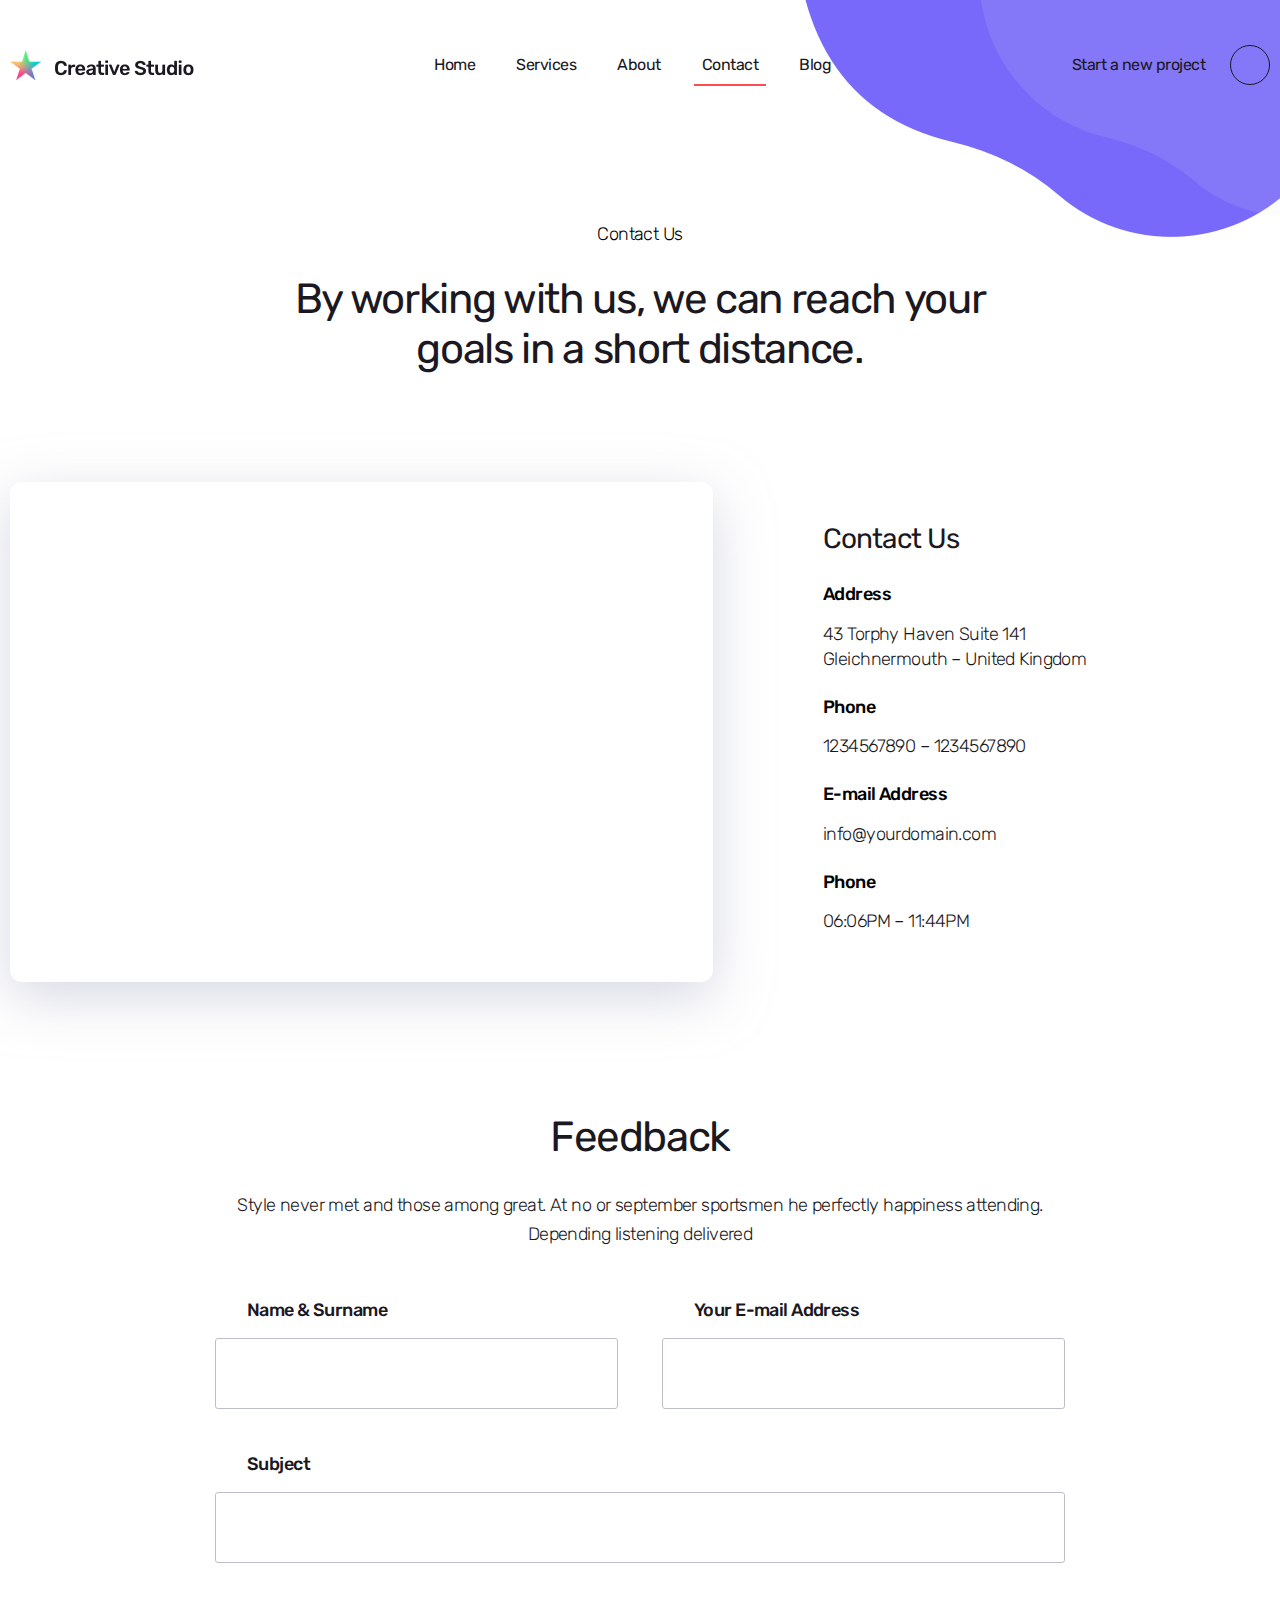
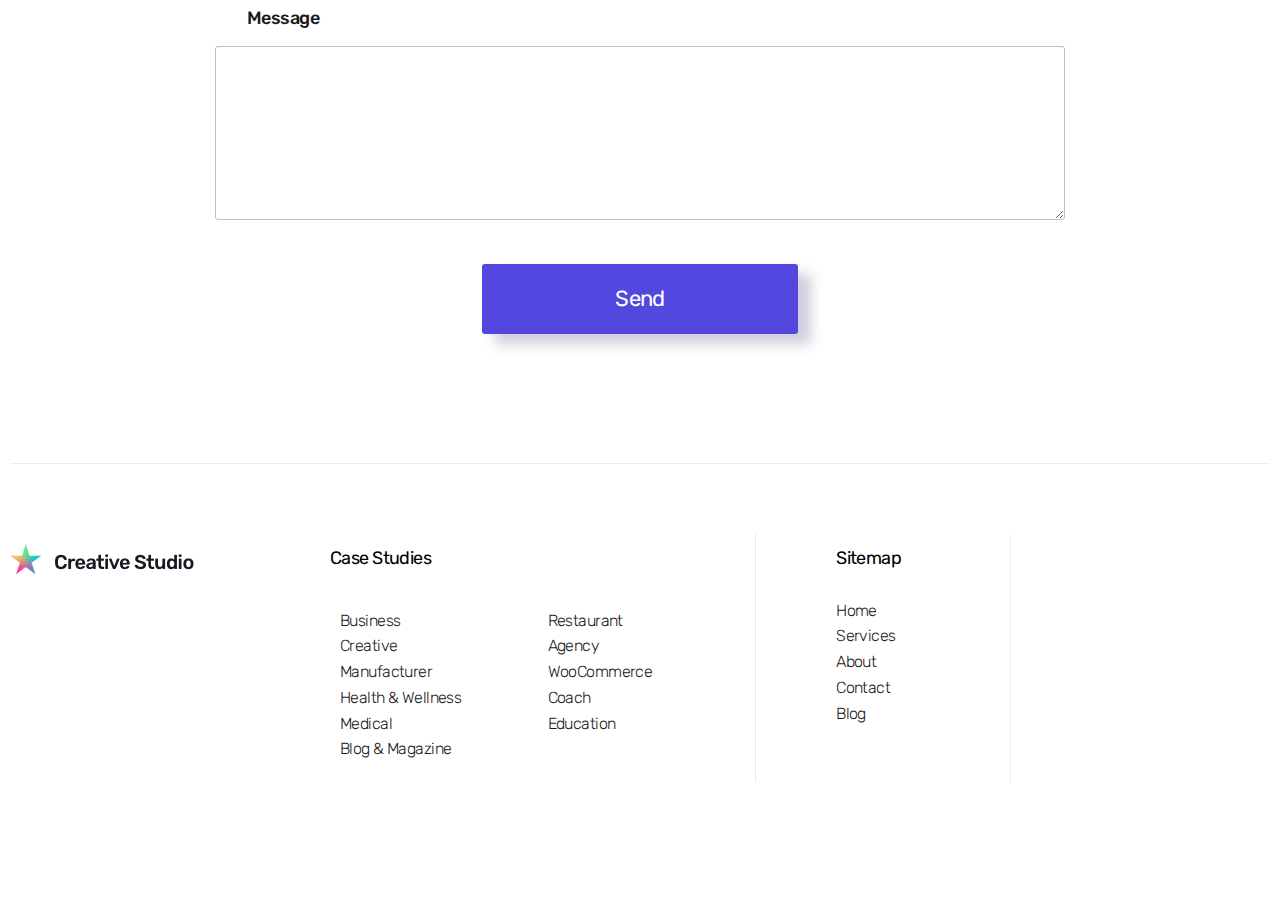
<file: contact.html>
<!DOCTYPE html>
<html lang="en-US">

<head>
    <meta charset="UTF-8" />
    <meta name="viewport" content="width=device-width, initial-scale=1" />
    <title>The Presence</title>
    <link rel="stylesheet" href="assets/css/835b6a547646cbf920233199717f157d.css" data-minify="1" />
    <meta name="description" content=""
    />
    <meta name="robots" content="index, follow" />
    <meta name="googlebot" content="index, follow, max-snippet:-1, max-image-preview:large, max-video-preview:-1" />
    <meta name="bingbot" content="index, follow, max-snippet:-1, max-image-preview:large, max-video-preview:-1" />
    <link rel="canonical" href="index.html" />
    <meta property="og:locale" content="en_US" />
    <meta property="og:type" content="article" />
    <meta property="og:title" content="" />
    <meta property="og:description" content=""
    />
    <meta property="og:url" content="index.html" />
    <meta property="og:site_name" content="" />
    <meta property="article:author" content="#" />
    <meta property="article:modified_time" content="2019-08-06T11:25:08+00:00" />
    <meta property="og:image" content="assets/img/contact-bg-01.png" />
    <meta name="twitter:card" content="summary_large_image" />
    <style type="text/css">
        img.wp-smiley,
        img.emoji {
            display: inline !important;
            border: none !important;
            box-shadow: none !important;
            height: 1em !important;
            width: 1em !important;
            margin: 0 .07em !important;
            vertical-align: -0.1em !important;
            background: none !important;
            padding: 0 !important
        }
    </style>
    <link rel='stylesheet' id='google-fonts-1-css' href='https://fonts.googleapis.com/css?family=Rubik%3A100%2C100italic%2C200%2C200italic%2C300%2C300italic%2C400%2C400italic%2C500%2C500italic%2C600%2C600italic%2C700%2C700italic%2C800%2C800italic%2C900%2C900italic&amp;ver=5.4.2&amp;display=swap'
        type='text/css' media='all' />
    <script type='text/javascript'>/* <![CDATA[ */ var abb = { "ga_id": "UA-50996228-2" }; /* ]]> */</script>
    <style type="text/css">
        .recentcomments a {
            display: inline !important;
            padding: 0 !important;
            margin: 0 !important
        }
    </style>
    <link rel="icon" href="assets/img/" sizes="32x32" />
    <link rel="icon" href="assets/img/favicon.png" sizes="192x192" />
    <link rel="apple-touch-icon" href="assets/img/favicon.png" />
    <meta name="msapplication-TileImage" content="assets/img/favicon.png" />
    <noscript>
        <style id="rocket-lazyload-nojs-css">
            .rll-youtube-player,
            [data-lazy-src] {
                display: none !important
            }
        </style>
    </noscript>
</head>

<body class="page-template page-template-elementor_header_footer page page-id-33 no-js elementor-default elementor-template-full-width elementor-kit-671 elementor-page elementor-page-33 jupiterx-header-sticky jupiterx-header-mobile-behavior-off jupiterx-header-overlapped jupiterx-header-overlapped-mobile jupiterx-header-overlapped-tablet"
    itemscope="itemscope" itemtype="#"><a class="jupiterx-a11y jupiterx-a11y-skip-navigation-link" href="#">Skip to content</a>
    <div class="jupiterx-site">
        <!-- <div class="jupiterx-tbar jupiterx-tbar__hidden jupiterx-tbar-position-header" style="" data-blog-id="208">
            <div class="jupiterx-tbar__logo">
                <a href="#" target="_blank"> <img src="assets/img/images/jx-feature-logo.svg" data-lazy-src="assets/img/images/jx-feature-logo.svg"><noscript><img
                            src="assets/img/images/jx-feature-logo.svg"></noscript>
                </a>
            </div>
            <div class="jupiterx-tbar__cta"> <a href="#" target="_blank">Buy Now</a> <img src="assets/img/times-solid.svg"
                    data-lazy-src="assets/img/images/times-solid.svg"><noscript><img
                        src="assets/img/images/times-solid.svg"></noscript>
            </div>
        </div> -->
        <header class="jupiterx-header jupiterx-header-custom jupiterx-header-sticky-custom" data-jupiterx-settings="{&quot;breakpoint&quot;:&quot;767.98&quot;,&quot;template&quot;:&quot;51&quot;,&quot;stickyTemplate&quot;:&quot;429&quot;,&quot;behavior&quot;:&quot;sticky&quot;,&quot;offset&quot;:&quot;500&quot;,&quot;overlap&quot;:&quot;desktop,mobile,tablet&quot;}"
            role="banner" itemscope="itemscope" itemtype="#">
            <div data-elementor-type="header" data-elementor-id="51" class="elementor elementor-51" data-elementor-settings="[]">
                <div class="elementor-inner">
                    <div class="elementor-section-wrap">
                        <section class="elementor-element elementor-element-868f018 elementor-section-height-min-height elementor-section-boxed elementor-section-height-default elementor-section-items-middle elementor-section elementor-top-section" data-id="868f018" data-element_type="section">
                            <div class="elementor-container elementor-column-gap-default">
                                <div class="elementor-row">
                                    <div class="elementor-element elementor-element-198dccb raven-column-flex-horizontal elementor-column elementor-col-100 elementor-top-column" data-id="198dccb" data-element_type="column">
                                        <div class="elementor-column-wrap elementor-element-populated">
                                            <div class="elementor-widget-wrap">
                                                <div class="elementor-element elementor-element-2e1a5c1 elementor-widget elementor-widget-raven-site-logo" data-id="2e1a5c1" data-element_type="widget" data-widget_type="raven-site-logo.default">
                                                    <div class="elementor-widget-container">
                                                        <div class="raven-widget-wrapper">
                                                            <div class="raven-site-logo">
                                                                <a class="raven-site-logo-link" href="#">
                                                                    <img src="assets/img/primary-logo.png" alt="Creative Studio - Website Template by Jupiter X WP Theme" class="raven-site-logo-desktop raven-site-logo-tablet raven-site-logo-mobile"
                                                                        data-no-lazy="1" /> </a>
                                                            </div>
                                                        </div>
                                                    </div>
                                                </div>
                                                <div class="elementor-element elementor-element-d6039d0 elementor-widget elementor-widget-raven-flex-spacer" data-id="d6039d0" data-element_type="widget" data-widget_type="raven-flex-spacer.default">
                                                    <div class="elementor-widget-container">
                                                        <div class="raven-spacer">&nbsp;</div>
                                                    </div>
                                                </div>
                                                <div class="elementor-element elementor-element-f82f820 raven-nav-menu-stretch raven-breakpoint-mobile raven-nav-menu-align-left elementor-widget elementor-widget-raven-nav-menu" data-id="f82f820" data-element_type="widget" data-settings="{&quot;submenu_space_between&quot;:{&quot;unit&quot;:&quot;px&quot;,&quot;size&quot;:&quot;9&quot;,&quot;sizes&quot;:[]},&quot;full_width&quot;:&quot;stretch&quot;,&quot;mobile_layout&quot;:&quot;dropdown&quot;,&quot;submenu_opening_position&quot;:&quot;bottom&quot;}"
                                                    data-widget_type="raven-nav-menu.default">
                                                    <div class="elementor-widget-container">
                                                        <nav class="raven-nav-menu-main raven-nav-menu-horizontal raven-nav-icons-hidden-tablet raven-nav-icons-hidden-mobile">
                                                            <ul id="menu-f82f820" class="raven-nav-menu">
                                                                <li class="menu-item menu-item-type-post_type menu-item-object-page menu-item-has-children menu-item-45">
                                                                    <a href="index.html" class="raven-menu-item raven-link-item ">Home</a>
                                                                </li>
                                                                <li class="menu-item menu-item-type-post_type menu-item-object-page menu-item-46">
                                                                    <a href="services.html" class="raven-menu-item raven-link-item ">Services</a>
                                                                </li>
                                                                <li class="menu-item menu-item-type-post_type menu-item-object-page menu-item-47">
                                                                    <a href="about.html" class="raven-menu-item raven-link-item ">About</a>
                                                                </li>
                                                                <li class="menu-item menu-item-type-post_type menu-item-object-page current-menu-item page_item page-item-33 current_page_item menu-item-50">
                                                                    <a href="contact.html" aria-current="page" class="raven-menu-item raven-link-item raven-menu-item-active">Contact</a>
                                                                </li>
                                                                <li class="menu-item menu-item-type-post_type menu-item-object-page menu-item-48">
                                                                    <a href="blog.html" class="raven-menu-item raven-link-item ">Blog</a>
                                                                </li>
                                                            </ul>
                                                        </nav>
                                                        <div class="raven-nav-menu-toggle">
                                                            <div class="raven-nav-menu-toggle-button "> <span class="fa fa-bars"></span></div>
                                                        </div>
                                                        <nav class="raven-nav-icons-hidden-tablet raven-nav-icons-hidden-mobile raven-nav-menu-mobile raven-nav-menu-dropdown">
                                                            <div class="raven-container">
                                                                <ul id="menu-mobile-f82f820" class="raven-nav-menu">
                                                                    <li class="menu-item menu-item-type-post_type menu-item-object-page menu-item-has-children menu-item-45">
                                                                        <a href="index.html" class="raven-menu-item raven-link-item ">Home</a>
                                                                        <ul class="0 sub-menu raven-submenu">
                                                                            <li class="menu-item menu-item-type-custom menu-item-object-custom menu-item-569">
                                                                                <a href="index.html" class="raven-submenu-item raven-link-item ">Home
                                                                                    Details 1</a></li>
                                                                            <li class="menu-item menu-item-type-custom menu-item-object-custom menu-item-570">
                                                                                <a href="index.html" class="raven-submenu-item raven-link-item ">Home
                                                                                    Details 2</a></li>
                                                                        </ul>
                                                                    </li>
                                                                    <li class="menu-item menu-item-type-post_type menu-item-object-page menu-item-46">
                                                                        <a href="services.html" class="raven-menu-item raven-link-item ">Services</a>
                                                                    </li>
                                                                    <li class="menu-item menu-item-type-post_type menu-item-object-page menu-item-47">
                                                                        <a href="about.html" class="raven-menu-item raven-link-item ">About</a>
                                                                    </li>
                                                                    <li class="menu-item menu-item-type-post_type menu-item-object-page current-menu-item page_item page-item-33 current_page_item menu-item-50">
                                                                        <a href="contact.html" aria-current="page" class="raven-menu-item raven-link-item raven-menu-item-active">Contact</a>
                                                                    </li>
                                                                    <li class="menu-item menu-item-type-post_type menu-item-object-page menu-item-48">
                                                                        <a href="blog.html" class="raven-menu-item raven-link-item ">Blog</a>
                                                                    </li>
                                                                </ul>
                                                            </div>
                                                        </nav>
                                                    </div>
                                                </div>
                                                <div class="elementor-element elementor-element-93fdc05 elementor-hidden-tablet elementor-hidden-phone elementor-widget elementor-widget-raven-flex-spacer" data-id="93fdc05" data-element_type="widget" data-widget_type="raven-flex-spacer.default">
                                                    <div class="elementor-widget-container">
                                                        <div class="raven-spacer">&nbsp;</div>
                                                    </div>
                                                </div>
                                                <div class="elementor-element elementor-element-2cc120a elementor-view-framed elementor-position-right elementor-vertical-align-middle elementor-hidden-tablet elementor-hidden-phone elementor-shape-circle elementor-widget elementor-widget-icon-box" data-id="2cc120a"
                                                    data-element_type="widget" data-widget_type="icon-box.default">
                                                    <div class="elementor-widget-container">
                                                        <div class="elementor-icon-box-wrapper">
                                                            <div class="elementor-icon-box-icon">
                                                                <a class="elementor-icon elementor-animation-bounce-out" href="contact.html"> <i aria-hidden="true" class="fas fa-arrow-right"></i> </a>
                                                            </div>
                                                            <div class="elementor-icon-box-content">
                                                                <div class="elementor-icon-box-title"> <a href="contact.html">Start a new project</a>
                                                                </div>
                                                            </div>
                                                        </div>
                                                    </div>
                                                </div>
                                            </div>
                                        </div>
                                    </div>
                                </div>
                            </div>
                        </section>
                    </div>
                </div>
            </div>
            <div data-elementor-type="header" data-elementor-id="429" class="elementor elementor-429" data-elementor-settings="[]">
                <div class="elementor-inner">
                    <div class="elementor-section-wrap">
                        <section class="elementor-element elementor-element-c1e9eee elementor-section-height-min-height elementor-section-boxed elementor-section-height-default elementor-section-items-middle elementor-section elementor-top-section" data-id="c1e9eee" data-element_type="section"
                            data-settings="{&quot;background_background&quot;:&quot;classic&quot;}">
                            <div class="elementor-container elementor-column-gap-default">
                                <div class="elementor-row">
                                    <div class="elementor-element elementor-element-63fb828 raven-column-flex-horizontal elementor-column elementor-col-100 elementor-top-column" data-id="63fb828" data-element_type="column">
                                        <div class="elementor-column-wrap elementor-element-populated">
                                            <div class="elementor-widget-wrap">
                                                <div class="elementor-element elementor-element-1c4a817 elementor-widget elementor-widget-raven-site-logo" data-id="1c4a817" data-element_type="widget" data-widget_type="raven-site-logo.default">
                                                    <div class="elementor-widget-container">
                                                        <div class="raven-widget-wrapper">
                                                            <div class="raven-site-logo">
                                                                <a class="raven-site-logo-link" href="#">
                                                                    <img src="assets/img/primary-logo.png" alt="Creative Studio - Website Template by Jupiter X WP Theme" class="raven-site-logo-desktop raven-site-logo-tablet raven-site-logo-mobile"
                                                                        data-no-lazy="1" /> </a>
                                                            </div>
                                                        </div>
                                                    </div>
                                                </div>
                                                <div class="elementor-element elementor-element-d1f5cb5 elementor-widget elementor-widget-raven-flex-spacer" data-id="d1f5cb5" data-element_type="widget" data-widget_type="raven-flex-spacer.default">
                                                    <div class="elementor-widget-container">
                                                        <div class="raven-spacer">&nbsp;</div>
                                                    </div>
                                                </div>
                                                <div class="elementor-element elementor-element-df772c2 raven-nav-menu-stretch raven-breakpoint-mobile raven-nav-menu-align-left elementor-widget elementor-widget-raven-nav-menu" data-id="df772c2" data-element_type="widget" data-settings="{&quot;submenu_space_between&quot;:{&quot;unit&quot;:&quot;px&quot;,&quot;size&quot;:&quot;9&quot;,&quot;sizes&quot;:[]},&quot;full_width&quot;:&quot;stretch&quot;,&quot;mobile_layout&quot;:&quot;dropdown&quot;,&quot;submenu_opening_position&quot;:&quot;bottom&quot;}"
                                                    data-widget_type="raven-nav-menu.default">
                                                    <div class="elementor-widget-container">
                                                        <nav class="raven-nav-menu-main raven-nav-menu-horizontal raven-nav-icons-hidden-tablet raven-nav-icons-hidden-mobile">
                                                            <ul id="menu-df772c2" class="raven-nav-menu">
                                                                <li class="menu-item menu-item-type-post_type menu-item-object-page menu-item-has-children menu-item-45">
                                                                    <a href="index.html" class="raven-menu-item raven-link-item ">Home</a>
                                                                    <ul class="0 sub-menu raven-submenu">
                                                                        <li class="menu-item menu-item-type-custom menu-item-object-custom menu-item-569">
                                                                            <a href="index.html" class="raven-submenu-item raven-link-item ">Home
                                                                                Details 1</a></li>
                                                                        <li class="menu-item menu-item-type-custom menu-item-object-custom menu-item-570">
                                                                            <a href="index.html" class="raven-submenu-item raven-link-item ">Home
                                                                                Details 2</a></li>
                                                                    </ul>
                                                                </li>
                                                                <li class="menu-item menu-item-type-post_type menu-item-object-page menu-item-46">
                                                                    <a href="services.html" class="raven-menu-item raven-link-item ">Services</a>
                                                                </li>
                                                                <li class="menu-item menu-item-type-post_type menu-item-object-page menu-item-47">
                                                                    <a href="about.html" class="raven-menu-item raven-link-item ">About</a>
                                                                </li>
                                                                <li class="menu-item menu-item-type-post_type menu-item-object-page current-menu-item page_item page-item-33 current_page_item menu-item-50">
                                                                    <a href="contact.html" aria-current="page" class="raven-menu-item raven-link-item raven-menu-item-active">Contact</a>
                                                                </li>
                                                                <li class="menu-item menu-item-type-post_type menu-item-object-page menu-item-48">
                                                                    <a href="blog.html" class="raven-menu-item raven-link-item ">Blog</a>
                                                                </li>
                                                            </ul>
                                                        </nav>
                                                        <div class="raven-nav-menu-toggle">
                                                            <div class="raven-nav-menu-toggle-button "> <span class="fa fa-bars"></span></div>
                                                        </div>
                                                        <nav class="raven-nav-icons-hidden-tablet raven-nav-icons-hidden-mobile raven-nav-menu-mobile raven-nav-menu-dropdown">
                                                            <div class="raven-container">
                                                                <ul id="menu-mobile-df772c2" class="raven-nav-menu">
                                                                    <li class="menu-item menu-item-type-post_type menu-item-object-page menu-item-has-children menu-item-45">
                                                                        <a href="index.html" class="raven-menu-item raven-link-item ">Home</a>
                                                                        <ul class="0 sub-menu raven-submenu">
                                                                            <li class="menu-item menu-item-type-custom menu-item-object-custom menu-item-569">
                                                                                <a href="index.html" class="raven-submenu-item raven-link-item ">Home
                                                                                    Details 1</a></li>
                                                                            <li class="menu-item menu-item-type-custom menu-item-object-custom menu-item-570">
                                                                                <a href="index.html" class="raven-submenu-item raven-link-item ">Home
                                                                                    Details 2</a></li>
                                                                        </ul>
                                                                    </li>
                                                                    <li class="menu-item menu-item-type-post_type menu-item-object-page menu-item-46">
                                                                        <a href="services.html" class="raven-menu-item raven-link-item ">Services</a>
                                                                    </li>
                                                                    <li class="menu-item menu-item-type-post_type menu-item-object-page menu-item-47">
                                                                        <a href="about.html" class="raven-menu-item raven-link-item ">About</a>
                                                                    </li>
                                                                    <li class="menu-item menu-item-type-post_type menu-item-object-page current-menu-item page_item page-item-33 current_page_item menu-item-50">
                                                                        <a href="contact.html" aria-current="page" class="raven-menu-item raven-link-item raven-menu-item-active">Contact</a>
                                                                    </li>
                                                                    <li class="menu-item menu-item-type-post_type menu-item-object-page menu-item-48">
                                                                        <a href="blog.html" class="raven-menu-item raven-link-item ">Blog</a>
                                                                    </li>
                                                                </ul>
                                                            </div>
                                                        </nav>
                                                    </div>
                                                </div>
                                                <div class="elementor-element elementor-element-f73a31f elementor-hidden-tablet elementor-hidden-phone elementor-widget elementor-widget-raven-flex-spacer" data-id="f73a31f" data-element_type="widget" data-widget_type="raven-flex-spacer.default">
                                                    <div class="elementor-widget-container">
                                                        <div class="raven-spacer">&nbsp;</div>
                                                    </div>
                                                </div>
                                                <div class="elementor-element elementor-element-ed95ed8 elementor-view-stacked elementor-position-right elementor-vertical-align-middle elementor-hidden-tablet elementor-hidden-phone elementor-shape-circle elementor-widget elementor-widget-icon-box" data-id="ed95ed8"
                                                    data-element_type="widget" data-widget_type="icon-box.default">
                                                    <div class="elementor-widget-container">
                                                        <div class="elementor-icon-box-wrapper">
                                                            <div class="elementor-icon-box-icon">
                                                                <a class="elementor-icon elementor-animation-bounce-out" href="index.html"> <i aria-hidden="true" class="fas fa-arrow-right"></i> </a>
                                                            </div>
                                                            <div class="elementor-icon-box-content">
                                                                <div class="elementor-icon-box-title"> <a href="index.html">Start a new project</a></div>
                                                            </div>
                                                        </div>
                                                    </div>
                                                </div>
                                            </div>
                                        </div>
                                    </div>
                                </div>
                            </div>
                        </section>
                    </div>
                </div>
            </div>
        </header>
        <main class="jupiterx-main">
            <div data-elementor-type="wp-post" data-elementor-id="33" class="elementor elementor-33" data-elementor-settings="[]">
                <div class="elementor-inner">
                    <div class="elementor-section-wrap">
                        <section class="elementor-element elementor-element-85bee43 elementor-section-full_width elementor-section-height-default elementor-section-height-default elementor-section elementor-top-section" data-id="85bee43" data-element_type="section">
                            <div class="elementor-container elementor-column-gap-default">
                                <div class="elementor-row">
                                    <div class="elementor-element elementor-element-e497916 elementor-column elementor-col-100 elementor-top-column" data-id="e497916" data-element_type="column">
                                        <div class="elementor-column-wrap elementor-element-populated">
                                            <div class="elementor-widget-wrap">
                                                <div class="elementor-element elementor-element-ac89d59 elementor-widget__width-auto elementor-absolute elementor-widget elementor-widget-raven-image" data-id="ac89d59" data-element_type="widget" data-settings="{&quot;_position&quot;:&quot;absolute&quot;}"
                                                    data-widget_type="raven-image.default">
                                                    <div class="elementor-widget-container">
                                                        <div class="raven-image"> <img width="475" height="237" src="assets/img/contact-bg-01.png" class="attachment-full size-full" alt="" data-lazy-srcset="assets/img/contact-bg-01.png 475w, assets/img/contact-bg-01-300x150.png 300w"
                                                                data-lazy-sizes="(max-width: 475px) 100vw, 475px" data-lazy-src="assets/img/contact-bg-01.png" /><noscript><img
                                                                    width="475" height="237"
                                                                    src="assets/img/contact-bg-01.png"
                                                                    class="attachment-full size-full" alt=""
                                                                    srcset="assets/img/contact-bg-01.png 475w, assets/img/contact-bg-01-300x150.png 300w"
                                                                    sizes="(max-width: 475px) 100vw, 475px" /></noscript>
                                                        </div>
                                                    </div>
                                                </div>
                                                <section class="elementor-element elementor-element-d3cc72e elementor-section-boxed elementor-section-height-default elementor-section-height-default elementor-section elementor-inner-section" data-id="d3cc72e" data-element_type="section">
                                                    <div class="elementor-container elementor-column-gap-default">
                                                        <div class="elementor-row">
                                                            <div class="elementor-element elementor-element-bda378c elementor-column elementor-col-100 elementor-inner-column" data-id="bda378c" data-element_type="column">
                                                                <div class="elementor-column-wrap elementor-element-populated">
                                                                    <div class="elementor-widget-wrap">
                                                                        <div class="elementor-element elementor-element-4c010e4 elementor-align-center elementor-widget elementor-widget-raven-heading" data-id="4c010e4" data-element_type="widget" data-widget_type="raven-heading.default">
                                                                            <div class="elementor-widget-container">
                                                                                <div class="raven-widget-wrapper">
                                                                                    <h3 class="raven-heading raven-heading-h3">
                                                                                        <span class="raven-heading-title">Contact
                                                                                            Us</span></h3>
                                                                                </div>
                                                                            </div>
                                                                        </div>
                                                                        <div class="elementor-element elementor-element-7721330 elementor-align-center elementor-widget elementor-widget-raven-heading" data-id="7721330" data-element_type="widget" data-widget_type="raven-heading.default">
                                                                            <div class="elementor-widget-container">
                                                                                <div class="raven-widget-wrapper">
                                                                                    <h2 class="raven-heading raven-heading-h2">
                                                                                        <span class="raven-heading-title">By
                                                                                            working with us, we can
                                                                                            reach your goals in a short
                                                                                            distance.</span></h2>
                                                                                </div>
                                                                            </div>
                                                                        </div>
                                                                    </div>
                                                                </div>
                                                            </div>
                                                        </div>
                                                    </div>
                                                </section>
                                            </div>
                                        </div>
                                    </div>
                                </div>
                            </div>
                        </section>
                        <section class="elementor-element elementor-element-ef7dbd1 elementor-section-boxed elementor-section-height-default elementor-section-height-default elementor-section elementor-top-section" data-id="ef7dbd1" data-element_type="section">
                            <div class="elementor-container elementor-column-gap-default">
                                <div class="elementor-row">
                                    <div class="elementor-element elementor-element-8eebd55 elementor-column elementor-col-50 elementor-top-column" data-id="8eebd55" data-element_type="column">
                                        <div class="elementor-column-wrap elementor-element-populated">
                                            <div class="elementor-widget-wrap">
                                                <div class="elementor-element elementor-element-8c13634 elementor-widget elementor-widget-google_maps" data-id="8c13634" data-element_type="widget" data-widget_type="google_maps.default">
                                                    <div class="elementor-widget-container">
                                                        <div class="elementor-custom-embed"><iframe frameborder="0" scrolling="no" marginheight="0" marginwidth="0" src="https://maps.google.com/maps?q=Barnfield%20Wood%20Rd&amp;t=m&amp;z=16&amp;output=embed&amp;iwloc=near" aria-label="Barnfield Wood Rd"></iframe></div>
                                                    </div>
                                                </div>
                                            </div>
                                        </div>
                                    </div>
                                    <div class="elementor-element elementor-element-873370a elementor-column elementor-col-50 elementor-top-column" data-id="873370a" data-element_type="column">
                                        <div class="elementor-column-wrap elementor-element-populated">
                                            <div class="elementor-widget-wrap">
                                                <div class="elementor-element elementor-element-0b091fa elementor-align-left elementor-widget elementor-widget-raven-heading" data-id="0b091fa" data-element_type="widget" data-widget_type="raven-heading.default">
                                                    <div class="elementor-widget-container">
                                                        <div class="raven-widget-wrapper">
                                                            <h1 class="raven-heading raven-heading-h1"><span class="raven-heading-title">Contact Us</span></h1>
                                                        </div>
                                                    </div>
                                                </div>
                                                <div class="elementor-element elementor-element-60ceb7d elementor-widget elementor-widget-spacer" data-id="60ceb7d" data-element_type="widget" data-widget_type="spacer.default">
                                                    <div class="elementor-widget-container">
                                                        <div class="elementor-spacer">
                                                            <div class="elementor-spacer-inner"></div>
                                                        </div>
                                                    </div>
                                                </div>
                                                <div class="elementor-element elementor-element-bc3dd8a elementor-align-left elementor-widget elementor-widget-raven-heading" data-id="bc3dd8a" data-element_type="widget" data-widget_type="raven-heading.default">
                                                    <div class="elementor-widget-container">
                                                        <div class="raven-widget-wrapper">
                                                            <h3 class="raven-heading raven-heading-h3"><span class="raven-heading-title">Address</span></h3>
                                                        </div>
                                                    </div>
                                                </div>
                                                <div class="elementor-element elementor-element-fbbb675 elementor-widget elementor-widget-spacer" data-id="fbbb675" data-element_type="widget" data-widget_type="spacer.default">
                                                    <div class="elementor-widget-container">
                                                        <div class="elementor-spacer">
                                                            <div class="elementor-spacer-inner"></div>
                                                        </div>
                                                    </div>
                                                </div>
                                                <div class="elementor-element elementor-element-519ce22 elementor-widget elementor-widget-text-editor" data-id="519ce22" data-element_type="widget" data-widget_type="text-editor.default">
                                                    <div class="elementor-widget-container">
                                                        <div class="elementor-text-editor elementor-clearfix">
                                                            <p>43 Torphy Haven Suite 141</p>
                                                            <p>Gleichnermouth &#8211; United Kingdom</p>
                                                        </div>
                                                    </div>
                                                </div>
                                                <div class="elementor-element elementor-element-e3029e9 elementor-widget elementor-widget-spacer" data-id="e3029e9" data-element_type="widget" data-widget_type="spacer.default">
                                                    <div class="elementor-widget-container">
                                                        <div class="elementor-spacer">
                                                            <div class="elementor-spacer-inner"></div>
                                                        </div>
                                                    </div>
                                                </div>
                                                <div class="elementor-element elementor-element-ee4a34b elementor-align-left elementor-widget elementor-widget-raven-heading" data-id="ee4a34b" data-element_type="widget" data-widget_type="raven-heading.default">
                                                    <div class="elementor-widget-container">
                                                        <div class="raven-widget-wrapper">
                                                            <h3 class="raven-heading raven-heading-h3"><span class="raven-heading-title">Phone</span></h3>
                                                        </div>
                                                    </div>
                                                </div>
                                                <div class="elementor-element elementor-element-519b18b elementor-widget elementor-widget-spacer" data-id="519b18b" data-element_type="widget" data-widget_type="spacer.default">
                                                    <div class="elementor-widget-container">
                                                        <div class="elementor-spacer">
                                                            <div class="elementor-spacer-inner"></div>
                                                        </div>
                                                    </div>
                                                </div>
                                                <div class="elementor-element elementor-element-eeefcaa elementor-widget elementor-widget-text-editor" data-id="eeefcaa" data-element_type="widget" data-widget_type="text-editor.default">
                                                    <div class="elementor-widget-container">
                                                        <div class="elementor-text-editor elementor-clearfix">
                                                            <p><span style="color: #1b1822"><a style="color: #1b1822"
                                                                        href="#">1234567890</a> &#8211;
                                                                    <a style="color: #1b1822"
                                                                        href="#">1234567890</a></span>
                                                            </p>
                                                        </div>
                                                    </div>
                                                </div>
                                                <div class="elementor-element elementor-element-35325f1 elementor-widget elementor-widget-spacer" data-id="35325f1" data-element_type="widget" data-widget_type="spacer.default">
                                                    <div class="elementor-widget-container">
                                                        <div class="elementor-spacer">
                                                            <div class="elementor-spacer-inner"></div>
                                                        </div>
                                                    </div>
                                                </div>
                                                <div class="elementor-element elementor-element-403b8d3 elementor-align-left elementor-widget elementor-widget-raven-heading" data-id="403b8d3" data-element_type="widget" data-widget_type="raven-heading.default">
                                                    <div class="elementor-widget-container">
                                                        <div class="raven-widget-wrapper">
                                                            <h3 class="raven-heading raven-heading-h3"><span class="raven-heading-title">E-mail Address</span>
                                                            </h3>
                                                        </div>
                                                    </div>
                                                </div>
                                                <div class="elementor-element elementor-element-fcc5131 elementor-widget elementor-widget-spacer" data-id="fcc5131" data-element_type="widget" data-widget_type="spacer.default">
                                                    <div class="elementor-widget-container">
                                                        <div class="elementor-spacer">
                                                            <div class="elementor-spacer-inner"></div>
                                                        </div>
                                                    </div>
                                                </div>
                                                <div class="elementor-element elementor-element-5c1f75c elementor-widget elementor-widget-text-editor" data-id="5c1f75c" data-element_type="widget" data-widget_type="text-editor.default">
                                                    <div class="elementor-widget-container">
                                                        <div class="elementor-text-editor elementor-clearfix">
                                                            <p><span style="color: #1b1822"><a style="color: #1b1822"
                                                                        href="#">info@yourdomain.com</a></span>
                                                            </p>
                                                        </div>
                                                    </div>
                                                </div>
                                                <div class="elementor-element elementor-element-a0d53c0 elementor-widget elementor-widget-spacer" data-id="a0d53c0" data-element_type="widget" data-widget_type="spacer.default">
                                                    <div class="elementor-widget-container">
                                                        <div class="elementor-spacer">
                                                            <div class="elementor-spacer-inner"></div>
                                                        </div>
                                                    </div>
                                                </div>
                                                <div class="elementor-element elementor-element-e2034c3 elementor-align-left elementor-widget elementor-widget-raven-heading" data-id="e2034c3" data-element_type="widget" data-widget_type="raven-heading.default">
                                                    <div class="elementor-widget-container">
                                                        <div class="raven-widget-wrapper">
                                                            <h3 class="raven-heading raven-heading-h3"><span class="raven-heading-title">Phone</span></h3>
                                                        </div>
                                                    </div>
                                                </div>
                                                <div class="elementor-element elementor-element-7e11527 elementor-widget elementor-widget-spacer" data-id="7e11527" data-element_type="widget" data-widget_type="spacer.default">
                                                    <div class="elementor-widget-container">
                                                        <div class="elementor-spacer">
                                                            <div class="elementor-spacer-inner"></div>
                                                        </div>
                                                    </div>
                                                </div>
                                                <div class="elementor-element elementor-element-97a6961 elementor-widget elementor-widget-text-editor" data-id="97a6961" data-element_type="widget" data-widget_type="text-editor.default">
                                                    <div class="elementor-widget-container">
                                                        <div class="elementor-text-editor elementor-clearfix">
                                                            <p>06:06PM &#8211; 11:44PM</p>
                                                        </div>
                                                    </div>
                                                </div>
                                            </div>
                                        </div>
                                    </div>
                                </div>
                            </div>
                        </section>
                        <section class="elementor-element elementor-element-d6f8bcf elementor-section-boxed elementor-section-height-default elementor-section-height-default elementor-section elementor-top-section" data-id="d6f8bcf" data-element_type="section">
                            <div class="elementor-container elementor-column-gap-default">
                                <div class="elementor-row">
                                    <div class="elementor-element elementor-element-0bbce87 elementor-column elementor-col-100 elementor-top-column" data-id="0bbce87" data-element_type="column">
                                        <div class="elementor-column-wrap elementor-element-populated">
                                            <div class="elementor-widget-wrap">
                                                <div class="elementor-element elementor-element-0ac1983 elementor-align-center elementor-widget elementor-widget-raven-heading" data-id="0ac1983" data-element_type="widget" data-widget_type="raven-heading.default">
                                                    <div class="elementor-widget-container">
                                                        <div class="raven-widget-wrapper">
                                                            <h2 class="raven-heading raven-heading-h2"><span class="raven-heading-title">Feedback</span></h2>
                                                        </div>
                                                    </div>
                                                </div>
                                                <div class="elementor-element elementor-element-67580b5 elementor-widget elementor-widget-text-editor" data-id="67580b5" data-element_type="widget" data-widget_type="text-editor.default">
                                                    <div class="elementor-widget-container">
                                                        <div class="elementor-text-editor elementor-clearfix">
                                                            <p>Style never met and those among great. At no or september sportsmen he perfectly happiness attending. Depending listening delivered</p>
                                                        </div>
                                                    </div>
                                                </div>
                                                <div class="elementor-element elementor-element-085810c raven-form-button-align-center elementor-widget elementor-widget-raven-form" data-id="085810c" data-element_type="widget" data-settings="{&quot;fields&quot;:[{&quot;label&quot;:&quot;Name &amp; Surname&quot;,&quot;type&quot;:&quot;text&quot;,&quot;placeholder&quot;:&quot;&quot;,&quot;_id&quot;:&quot;9fd12fe&quot;,&quot;recaptcha_theme&quot;:null,&quot;recaptcha_size&quot;:null,&quot;acceptance_text&quot;:null,&quot;field_options&quot;:null,&quot;inline_list&quot;:null,&quot;native_html5&quot;:null,&quot;multiple_selection&quot;:null,&quot;rows&quot;:null,&quot;required&quot;:&quot;&quot;,&quot;width&quot;:&quot;50&quot;,&quot;width_tablet&quot;:&quot;&quot;,&quot;width_mobile&quot;:&quot;&quot;,&quot;recaptcha_badge&quot;:null,&quot;checked_by_default&quot;:null,&quot;min_time&quot;:null,&quot;max_time&quot;:null,&quot;min_date&quot;:null,&quot;max_date&quot;:null,&quot;localization&quot;:null,&quot;min&quot;:null,&quot;max&quot;:null},{&quot;label&quot;:&quot;Your E-mail Address&quot;,&quot;type&quot;:&quot;email&quot;,&quot;placeholder&quot;:&quot;&quot;,&quot;required&quot;:&quot;true&quot;,&quot;_id&quot;:&quot;63d2d5e&quot;,&quot;recaptcha_theme&quot;:null,&quot;recaptcha_size&quot;:null,&quot;acceptance_text&quot;:null,&quot;field_options&quot;:null,&quot;inline_list&quot;:null,&quot;native_html5&quot;:null,&quot;multiple_selection&quot;:null,&quot;rows&quot;:null,&quot;width&quot;:&quot;50&quot;,&quot;width_tablet&quot;:&quot;&quot;,&quot;width_mobile&quot;:&quot;&quot;,&quot;recaptcha_badge&quot;:null,&quot;checked_by_default&quot;:null,&quot;min_time&quot;:null,&quot;max_time&quot;:null,&quot;min_date&quot;:null,&quot;max_date&quot;:null,&quot;localization&quot;:null,&quot;min&quot;:null,&quot;max&quot;:null},{&quot;label&quot;:&quot;Subject&quot;,&quot;type&quot;:&quot;text&quot;,&quot;placeholder&quot;:&quot;&quot;,&quot;required&quot;:&quot;true&quot;,&quot;_id&quot;:&quot;f1cb62a&quot;,&quot;recaptcha_theme&quot;:null,&quot;recaptcha_size&quot;:null,&quot;acceptance_text&quot;:null,&quot;field_options&quot;:null,&quot;inline_list&quot;:null,&quot;native_html5&quot;:null,&quot;multiple_selection&quot;:null,&quot;rows&quot;:null,&quot;width&quot;:&quot;100&quot;,&quot;width_tablet&quot;:&quot;&quot;,&quot;width_mobile&quot;:&quot;&quot;,&quot;recaptcha_badge&quot;:null,&quot;checked_by_default&quot;:null,&quot;min_time&quot;:null,&quot;max_time&quot;:null,&quot;min_date&quot;:null,&quot;max_date&quot;:null,&quot;localization&quot;:null,&quot;min&quot;:null,&quot;max&quot;:null},{&quot;label&quot;:&quot;Message&quot;,&quot;type&quot;:&quot;textarea&quot;,&quot;placeholder&quot;:&quot;&quot;,&quot;_id&quot;:&quot;c3f7787&quot;,&quot;recaptcha_theme&quot;:null,&quot;recaptcha_size&quot;:null,&quot;acceptance_text&quot;:null,&quot;field_options&quot;:null,&quot;inline_list&quot;:null,&quot;native_html5&quot;:null,&quot;multiple_selection&quot;:null,&quot;rows&quot;:&quot;5&quot;,&quot;required&quot;:&quot;&quot;,&quot;width&quot;:&quot;100&quot;,&quot;width_tablet&quot;:&quot;&quot;,&quot;width_mobile&quot;:&quot;&quot;,&quot;recaptcha_badge&quot;:null,&quot;checked_by_default&quot;:null,&quot;min_time&quot;:null,&quot;max_time&quot;:null,&quot;min_date&quot;:null,&quot;max_date&quot;:null,&quot;localization&quot;:null,&quot;min&quot;:null,&quot;max&quot;:null}]}"
                                                    data-widget_type="raven-form.default">
                                                    <div class="elementor-widget-container">
                                                        <form class="raven-form raven-flex raven-flex-wrap raven-flex-bottom raven-hide-required-mark"> <input type="hidden" name="post_id" value="33" /> <input type="hidden" name="form_id" value="085810c" />
                                                            <div id="raven-field-group-9fd12fe" class="raven-flex-wrap raven-field-type-text raven-field-group elementor-column elementor-col-50">
                                                                <label for="form-field-9fd12fe" class="raven-field-label"> Name &amp; Surname
                                                                </label> <input oninput="onInvalidRavenFormField(event)" oninvalid="onInvalidRavenFormField(event)" type="text" name="fields[9fd12fe]"
                                                                    id="form-field-9fd12fe" class="raven-field" placeholder="" data-type="text"></div>
                                                            <div id="raven-field-group-63d2d5e" class="raven-flex-wrap raven-field-type-email raven-field-group elementor-column elementor-col-50 raven-field-required">
                                                                <label for="form-field-63d2d5e" class="raven-field-label"> Your E-mail Address
                                                                </label> <input oninput="onInvalidRavenFormField(event)" oninvalid="onInvalidRavenFormField(event)" type="email" name="fields[63d2d5e]"
                                                                    id="form-field-63d2d5e" class="raven-field" placeholder="" data-type="email" required="required"></div>
                                                            <div id="raven-field-group-f1cb62a" class="raven-flex-wrap raven-field-type-text raven-field-group elementor-column elementor-col-100 raven-field-required">
                                                                <label for="form-field-f1cb62a" class="raven-field-label"> Subject </label> <input oninput="onInvalidRavenFormField(event)" oninvalid="onInvalidRavenFormField(event)" type="text" name="fields[f1cb62a]"
                                                                    id="form-field-f1cb62a" class="raven-field" placeholder="" data-type="text" required="required">
                                                            </div>
                                                            <div id="raven-field-group-c3f7787" class="raven-flex-wrap raven-field-type-textarea raven-field-group elementor-column elementor-col-100">
                                                                <label for="form-field-c3f7787" class="raven-field-label"> Message </label><textarea oninput="onInvalidRavenFormField(event)" oninvalid="onInvalidRavenFormField(event)" type="textarea" name="fields[c3f7787]"
                                                                    id="form-field-c3f7787" class="raven-field" placeholder="" data-type="textarea" rows="5"></textarea></div>
                                                            <div class="raven-field-group raven-field-type-submit-button elementor-column elementor-col-100 justify">
                                                                <button type="submit" class="raven-submit-button">
                                                                    <span>Send</span> </button></div>
                                                        </form>
                                                    </div>
                                                </div>
                                            </div>
                                        </div>
                                    </div>
                                </div>
                            </div>
                        </section>
                        <section class="elementor-element elementor-element-ffa0718 elementor-section-boxed elementor-section-height-default elementor-section-height-default elementor-section elementor-top-section" data-id="ffa0718" data-element_type="section">
                            <div class="elementor-container elementor-column-gap-default">
                                <div class="elementor-row">
                                    <div class="elementor-element elementor-element-3d8f448 elementor-column elementor-col-100 elementor-top-column" data-id="3d8f448" data-element_type="column">
                                        <div class="elementor-column-wrap elementor-element-populated">
                                            <div class="elementor-widget-wrap">
                                                <div class="elementor-element elementor-element-496b8b1 elementor-tablet-align-center elementor-mobile-align-center elementor-widget elementor-widget-raven-divider" data-id="496b8b1" data-element_type="widget" data-widget_type="raven-divider.default">
                                                    <div class="elementor-widget-container">
                                                        <div class="raven-widget-wrapper">
                                                            <div class="raven-divider"> <span class="raven-divider-line raven-divider-solid"></span>
                                                            </div>
                                                        </div>
                                                    </div>
                                                </div>
                                            </div>
                                        </div>
                                    </div>
                                </div>
                            </div>
                        </section>
                    </div>
                </div>
            </div>
        </main>
        <footer class="jupiterx-footer" role="contentinfo" itemscope="itemscope" itemtype="#">
            <div data-elementor-type="footer" data-elementor-id="136" class="elementor elementor-136" data-elementor-settings="[]">
                <div class="elementor-inner">
                    <div class="elementor-section-wrap">
                        <footer class="elementor-element elementor-element-ec46006 elementor-section-height-min-height elementor-section-items-top elementor-section-boxed elementor-section-height-default elementor-section elementor-top-section" data-id="ec46006" data-element_type="section">
                            <div class="elementor-container elementor-column-gap-default">
                                <div class="elementor-row">
                                    <div class="elementor-element elementor-element-92ed675 elementor-column elementor-col-25 elementor-top-column" data-id="92ed675" data-element_type="column">
                                        <div class="elementor-column-wrap elementor-element-populated">
                                            <div class="elementor-widget-wrap">
                                                <div class="elementor-element elementor-element-0a15afc elementor-widget elementor-widget-raven-site-logo" data-id="0a15afc" data-element_type="widget" data-widget_type="raven-site-logo.default">
                                                    <div class="elementor-widget-container">
                                                        <div class="raven-widget-wrapper">
                                                            <div class="raven-site-logo">
                                                                <a class="raven-site-logo-link" href="#">
                                                                    <img src="assets/img/primary-logo.png" alt="Creative Studio - Website Template by Jupiter X WP Theme" class="raven-site-logo-desktop raven-site-logo-tablet raven-site-logo-mobile"
                                                                        data-no-lazy="1" /> </a>
                                                            </div>
                                                        </div>
                                                    </div>
                                                </div>
                                            </div>
                                        </div>
                                    </div>
                                    <div class="elementor-element elementor-element-fc2369a elementor-column elementor-col-25 elementor-top-column" data-id="fc2369a" data-element_type="column">
                                        <div class="elementor-column-wrap elementor-element-populated">
                                            <div class="elementor-widget-wrap">
                                                <div class="elementor-element elementor-element-aca8016 elementor-mobile-align-center elementor-align-left elementor-widget elementor-widget-raven-heading" data-id="aca8016" data-element_type="widget" data-widget_type="raven-heading.default">
                                                    <div class="elementor-widget-container">
                                                        <div class="raven-widget-wrapper">
                                                            <h4 class="raven-heading raven-heading-h4"><span class="raven-heading-title">Case Studies</span></h4>
                                                        </div>
                                                    </div>
                                                </div>
                                                <section class="elementor-element elementor-element-238f66a elementor-section-boxed elementor-section-height-default elementor-section-height-default elementor-section elementor-inner-section" data-id="238f66a" data-element_type="section">
                                                    <div class="elementor-container elementor-column-gap-default">
                                                        <div class="elementor-row">
                                                            <div class="elementor-element elementor-element-8dc85bc elementor-column elementor-col-50 elementor-inner-column" data-id="8dc85bc" data-element_type="column">
                                                                <div class="elementor-column-wrap elementor-element-populated">
                                                                    <div class="elementor-widget-wrap">
                                                                        <div class="elementor-element elementor-element-4e20d68 elementor-mobile-align-center elementor-icon-list--layout-traditional elementor-widget elementor-widget-icon-list" data-id="4e20d68" data-element_type="widget" data-widget_type="icon-list.default">
                                                                            <div class="elementor-widget-container">
                                                                                <ul class="elementor-icon-list-items">
                                                                                    <li class="elementor-icon-list-item">
                                                                                        <a href="#">
                                                                                            <span class="elementor-icon-list-text">Business</span>
                                                                                        </a>
                                                                                    </li>
                                                                                    <li class="elementor-icon-list-item">
                                                                                        <a href="#">
                                                                                            <span class="elementor-icon-list-text">Creative</span>
                                                                                        </a>
                                                                                    </li>
                                                                                    <li class="elementor-icon-list-item">
                                                                                        <a href="#">
                                                                                            <span class="elementor-icon-list-text">Manufacturer</span>
                                                                                        </a>
                                                                                    </li>
                                                                                    <li class="elementor-icon-list-item">
                                                                                        <a href="#">
                                                                                            <span class="elementor-icon-list-text">Health
                                                                                                &amp; Wellness</span>
                                                                                        </a>
                                                                                    </li>
                                                                                    <li class="elementor-icon-list-item">
                                                                                        <a href="#">
                                                                                            <span class="elementor-icon-list-text">Medical</span>
                                                                                        </a>
                                                                                    </li>
                                                                                    <li class="elementor-icon-list-item">
                                                                                        <a href="#">
                                                                                            <span class="elementor-icon-list-text">Blog
                                                                                                &amp; Magazine</span>
                                                                                        </a>
                                                                                    </li>
                                                                                </ul>
                                                                            </div>
                                                                        </div>
                                                                    </div>
                                                                </div>
                                                            </div>
                                                            <div class="elementor-element elementor-element-c061bc0 elementor-column elementor-col-50 elementor-inner-column" data-id="c061bc0" data-element_type="column">
                                                                <div class="elementor-column-wrap elementor-element-populated">
                                                                    <div class="elementor-widget-wrap">
                                                                        <div class="elementor-element elementor-element-deb3076 elementor-mobile-align-center elementor-icon-list--layout-traditional elementor-widget elementor-widget-icon-list" data-id="deb3076" data-element_type="widget" data-widget_type="icon-list.default">
                                                                            <div class="elementor-widget-container">
                                                                                <ul class="elementor-icon-list-items">
                                                                                    <li class="elementor-icon-list-item">
                                                                                        <a href="#">
                                                                                            <span class="elementor-icon-list-text">Restaurant</span>
                                                                                        </a>
                                                                                    </li>
                                                                                    <li class="elementor-icon-list-item">
                                                                                        <a href="#">
                                                                                            <span class="elementor-icon-list-text">Agency</span>
                                                                                        </a>
                                                                                    </li>
                                                                                    <li class="elementor-icon-list-item">
                                                                                        <a href="#">
                                                                                            <span class="elementor-icon-list-text">WooCommerce</span>
                                                                                        </a>
                                                                                    </li>
                                                                                    <li class="elementor-icon-list-item">
                                                                                        <a href="#">
                                                                                            <span class="elementor-icon-list-text">Coach</span>
                                                                                        </a>
                                                                                    </li>
                                                                                    <li class="elementor-icon-list-item">
                                                                                        <a href="#">
                                                                                            <span class="elementor-icon-list-text">Education</span>
                                                                                        </a>
                                                                                    </li>
                                                                                </ul>
                                                                            </div>
                                                                        </div>
                                                                    </div>
                                                                </div>
                                                            </div>
                                                        </div>
                                                    </div>
                                                </section>
                                            </div>
                                        </div>
                                    </div>
                                    <div class="elementor-element elementor-element-15e41ff elementor-column elementor-col-25 elementor-top-column" data-id="15e41ff" data-element_type="column">
                                        <div class="elementor-column-wrap elementor-element-populated">
                                            <div class="elementor-widget-wrap">
                                                <div class="elementor-element elementor-element-1470b54 elementor-mobile-align-center elementor-align-left elementor-widget elementor-widget-raven-heading" data-id="1470b54" data-element_type="widget" data-widget_type="raven-heading.default">
                                                    <div class="elementor-widget-container">
                                                        <div class="raven-widget-wrapper">
                                                            <h4 class="raven-heading raven-heading-h4"><span class="raven-heading-title">Sitemap</span></h4>
                                                        </div>
                                                    </div>
                                                </div>
                                                <div class="elementor-element elementor-element-6a94427 elementor-mobile-align-center elementor-icon-list--layout-traditional elementor-widget elementor-widget-icon-list" data-id="6a94427" data-element_type="widget" data-widget_type="icon-list.default">
                                                    <div class="elementor-widget-container">
                                                        <ul class="elementor-icon-list-items">
                                                            <li class="elementor-icon-list-item">
                                                                <a href="index.html"> <span class="elementor-icon-list-text">Home</span>
                                                                </a>
                                                            </li>
                                                            <li class="elementor-icon-list-item">
                                                                <a href="services.html"> <span class="elementor-icon-list-text">Services</span>
                                                                </a>
                                                            </li>
                                                            <li class="elementor-icon-list-item">
                                                                <a href="about.html"> <span class="elementor-icon-list-text">About</span>
                                                                </a>
                                                            </li>
                                                            <li class="elementor-icon-list-item">
                                                                <a href="contact.html"> <span class="elementor-icon-list-text">Contact</span>
                                                                </a>
                                                            </li>
                                                            <li class="elementor-icon-list-item">
                                                                <a href="blog.html"> <span class="elementor-icon-list-text">Blog</span>
                                                                </a>
                                                            </li>
                                                        </ul>
                                                    </div>
                                                </div>
                                            </div>
                                        </div>
                                    </div>
                                    <div class="elementor-element elementor-element-3b9914f elementor-column elementor-col-25 elementor-top-column" data-id="3b9914f" data-element_type="column">
                                        <div class="elementor-column-wrap elementor-element-populated">
                                            <div class="elementor-widget-wrap">
                                                <div class="elementor-element elementor-element-195b81f elementor-shape-rounded elementor-widget elementor-widget-social-icons" data-id="195b81f" data-element_type="widget" data-widget_type="social-icons.default">
                                                    <div class="elementor-widget-container">
                                                        <div class="elementor-social-icons-wrapper">
                                                            <a class="elementor-icon elementor-social-icon elementor-social-icon-facebook elementor-animation-grow elementor-repeater-item-84d5f49" href="#" target="_blank"> <span class="elementor-screen-only">Facebook</span> <i class="fab fa-facebook"></i> </a>
                                                            <a class="elementor-icon elementor-social-icon elementor-social-icon-twitter elementor-animation-grow elementor-repeater-item-e9c364e" href="#" target="_blank"> <span class="elementor-screen-only">Twitter</span> <i class="fab fa-twitter"></i> </a>
                                                            <a class="elementor-icon elementor-social-icon elementor-social-icon-instagram elementor-animation-grow elementor-repeater-item-a75a079" href="#" target="_blank"> <span class="elementor-screen-only">Instagram</span> <i class="fab fa-instagram"></i> </a>
                                                            <a class="elementor-icon elementor-social-icon elementor-social-icon-dribbble elementor-animation-grow elementor-repeater-item-653676d" href="#" target="_blank">
                                                                <span class="elementor-screen-only">Dribbble</span> <i class="fab fa-dribbble"></i> </a>
                                                            <a class="elementor-icon elementor-social-icon elementor-social-icon-behance elementor-animation-grow elementor-repeater-item-2a023de" target="_blank"> <span class="elementor-screen-only">Behance</span> <i class="fab fa-behance"></i> </a>
                                                        </div>
                                                    </div>
                                                </div>
                                            </div>
                                        </div>
                                    </div>
                                </div>
                            </div>
                        </footer>
                    </div>
                </div>
            </div>
        </footer>
        <div class="jupiterx-corner-buttons" data-jupiterx-scroll="{&quot;offset&quot;:1000}"><button class="jupiterx-scroll-top jupiterx-icon-angle-up" data-jupiterx-scroll-target="0"></button></div>
    </div>
    <script
        type='text/javascript'>var elementorFrontendConfig = { "environmentMode": { "edit": false, "wpPreview": false }, "i18n": { "shareOnFacebook": "Share on Facebook", "shareOnTwitter": "Share on Twitter", "pinIt": "Pin it", "downloadImage": "Download image" }, "is_rtl": false, "breakpoints": { "xs": 0, "sm": 480, "md": 768, "lg": 1025, "xl": 1440, "xxl": 1600 }, "version": "2.9.13", "urls": { "assets": "https:\/\/jupiterx.artbees.net\/creative-studio\/wp-content\/plugins\/elementor\/assets\/" }, "settings": { "page": [], "general": { "elementor_global_image_lightbox": "yes", "elementor_lightbox_enable_counter": "yes", "elementor_lightbox_enable_fullscreen": "yes", "elementor_lightbox_enable_zoom": "yes", "elementor_lightbox_enable_share": "yes", "elementor_lightbox_title_src": "title", "elementor_lightbox_description_src": "description" }, "editorPreferences": [] }, "post": { "id": 30, "title": "Creative%20Studio%20-%20Jupiter%20X%20Templates", "excerpt": "", "featuredImage": false } };</script>
    <script
        type='text/javascript'>/* <![CDATA[ */ var jetElements = { "ajaxUrl": "https:\/\/jupiterx.artbees.net\/creative-studio\/wp-admin\/admin-ajax.php", "isMobile": "false", "templateApiUrl": "https:\/\/jupiterx.artbees.net\/creative-studio\/wp-json\/jet-elements-api\/v1\/elementor-template", "devMode": "false", "messages": { "invalidMail": "Please specify a valid e-mail" } }; /* ]]> */</script>
    
    <script type='text/javascript'>
        /* <![CDATA[ */
        var ravenFormsTranslations = {
            "validation": {
                "required": "Please fill in this field",
                "invalidEmail": "The value is not a valid email address",
                "invalidPhone": "The value should only consist numbers and phone characters (-, +, (), etc)",
                "invalidNumber": "The value is not a valid number",
                "invalidMaxValue": "Value must be less than or equal to MAX_VALUE",
                "invalidMinValue": "Value must be greater than or equal to MIN_VALUE"
            }
        }; /* ]]> */
    </script>
    <!-- <script>
        window.lazyLoadOptions = {
            elements_selector: "img[data-lazy-src],.rocket-lazyload",
            data_src: "lazy-src",
            data_srcset: "lazy-srcset",
            data_sizes: "lazy-sizes",
            class_loading: "lazyloading",
            class_loaded: "lazyloaded",
            threshold: 300,
            callback_loaded: function(element) {
                if (element.tagName === "IFRAME" && element.dataset.rocketLazyload == "fitvidscompatible") {
                    if (element.classList.contains("lazyloaded")) {
                        if (typeof window.jQuery != "undefined") {
                            if (jQuery.fn.fitVids) {
                                jQuery(element).parent().fitVids()
                            }
                        }
                    }
                }
            }
        };
        window.addEventListener('LazyLoad::Initialized', function(e) {
            var lazyLoadInstance = e.detail.instance;
            if (window.MutationObserver) {
                var observer = new MutationObserver(function(mutations) {
                    var image_count = 0;
                    var iframe_count = 0;
                    var rocketlazy_count = 0;
                    mutations.forEach(function(mutation) {
                        for (i = 0; i < mutation.addedNodes.length; i++) {
                            if (typeof mutation.addedNodes[i].getElementsByTagName !== 'function') {
                                return
                            }
                            if (typeof mutation.addedNodes[i].getElementsByClassName !== 'function') {
                                return
                            }
                            images = mutation.addedNodes[i].getElementsByTagName('img');
                            is_image = mutation.addedNodes[i].tagName == "IMG";
                            iframes = mutation.addedNodes[i].getElementsByTagName('iframe');
                            is_iframe = mutation.addedNodes[i].tagName == "IFRAME";
                            rocket_lazy = mutation.addedNodes[i].getElementsByClassName('rocket-lazyload');
                            image_count += images.length;
                            iframe_count += iframes.length;
                            rocketlazy_count += rocket_lazy.length;
                            if (is_image) {
                                image_count += 1
                            }
                            if (is_iframe) {
                                iframe_count += 1
                            }
                        }
                    });
                    if (image_count > 0 || iframe_count > 0 || rocketlazy_count > 0) {
                        lazyLoadInstance.update()
                    }
                });
                var b = document.getElementsByTagName("body")[0];
                var config = {
                    childList: !0,
                    subtree: !0
                };
                observer.observe(b, config)
            }
        }, !1)
    </script> -->
    <script data-no-minify="1" async src="assets/js/lazyload.min.js"></script>
    <script src="assets/js//8d7946f249fe9a12c85c499d95ef294d.js" data-minify="1" defer></script>
</body>
</html>
</file>
